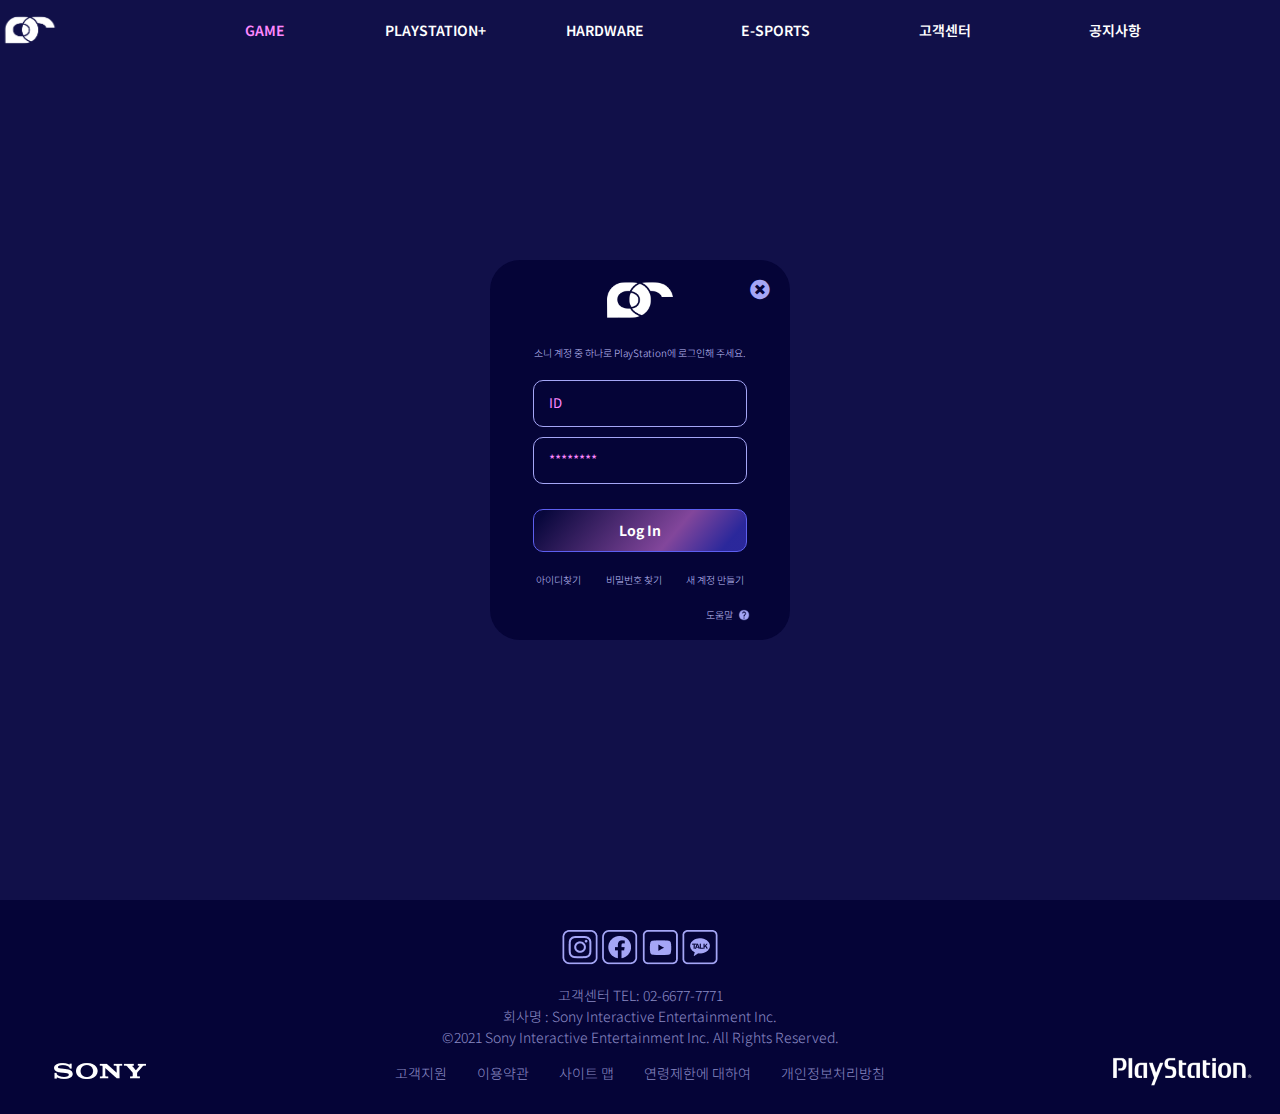
<file: html/login.html>
<!DOCTYPE html>
<html lang="en">

<head>
    <meta charset="UTF-8" />
    <meta http-equiv="X-UA-Compatible" content="IE=edge" />
    <meta name="viewport" content="width=device-width, initial-scale=1.0" />

<!--    <link rel="stylesheet" href="../css/reset.css" />-->
    <link rel="stylesheet" href="../css/common.css" />
    <link rel="stylesheet" href="../css/login.css" />
    <link rel="stylesheet" href="https://use.fontawesome.com/releases/v5.7.2/css/all.css" />

    <link rel="icon" type="image/x-icon" href="../image_logo/a_line.png" />

    <title>로그인</title>
</head>

<body>
    <!-- 헤더 -->
    <header class="header">
        <div class="inner">
            <h1 class="logo">
                <a href="../index.html">
                    <img src="../image_logo/sub_logo.png" alt="logo" />
                </a>
            </h1>
            <nav class="gnb_wrap">
                <ul class="global_nav_bar fs_14">
                    <li>
                        <a href="../html/sub01_game.html"><span>GAME</span></a>
                    </li>
                    <li><a href="../html/sub02_ps-plus.html">PLAYSTATION+</a></li>
                    <li><a href="#">HARDWARE</a></li>
                    <li><a href="../html/sub03_e-sports.html">E-SPORTS</a></li>
                    <li><a href="../html/sub04_customer.html">고객센터</a></li>
                    <li><a href="../html/sub05_notice-breaknews.html">공지사항</a></li>
                </ul>
                <ul class="local_nav_bar">
                    <li>
                        <ul class="sub-menu">
                            <li>플레이스테이션 스토어</li>
                            <li>PS5</li>
                            <li>PS4</li>
                            <li>PS VR</li>
                            <li>PS PLUS</li>
                            <li>프로모션</li>
                        </ul>
                    </li>
                    <li>
                        <ul class="sub-menu">
                            <li>정기구독</li>
                            <li>기프트카드</li>
                            <li>혜택</li>
                            <li>PS5 엔터테인먼트</li>
                            <li>PS4 엔터테인먼트</li>
                        </ul>
                    </li>
                    <li>
                        <ul class="sub-menu">
                            <li>PS5</li>
                            <li>PS4</li>
                            <li>PS4 프로</li>
                            <li>PS4 VR</li>
                            <li>무선 컨트롤러</li>
                            <li>무선 헤드셋</li>
                        </ul>
                    </li>
                    <li>
                        <ul class="sub-menu">
                            <li>토너먼트</li>
                            <li>playstation ARENA</li>
                        </ul>
                    </li>
                    <li>
                        <ul class="sub-menu">
                            <li>고객지원</li>
                            <li>자주있는 질문</li>
                            <li>제품 등록 / 보증</li>
                            <li>나의 PSN 상태</li>
                        </ul>
                    </li>
                    <li>
                        <ul class="sub-menu">
                            <li>새로운 소식</li>
                            <li>공지사항</li>
                            <li>보도자료</li>
                        </ul>
                    </li>
                </ul>
            </nav>
            <nav class="mobile_gnb_wrap">
                <ul class="mobile_global_nav_bar fs_14">
                    <li>
                        <div class="main-menu">
                            <a href="../html/sub01_game.html">GAME</a>
                            <i class="fa fa-sort-down"></i>
                        </div>
                        <div class="mobile_sub-menu active">
                            <p>플레이스테이션 스토어</p>
                            <p>PS5</p>
                            <p>PS4</p>
                            <p>PS VR</p>
                            <p>PS PLUS</p>
                            <p>프로모션</p>
                        </div>
                    </li>
                    <li>
                        <div class="main-menu">
                            <a href="../html/sub02_ps-plus.html">PLAYSTATION+</a>
                            <i class="fa fa-sort-down"></i>
                        </div>
                        <div class="mobile_sub-menu">
                            <p>정기구독</p>
                            <p>기프트카드</p>
                            <p>혜택</p>
                            <p>PS5 엔터테인먼트</p>
                            <p>PS4 엔터테인먼트</p>
                        </div>
                    </li>
                    <li>
                        <div class="main-menu">
                            <a href="#">HARDWARE</a>
                            <i class="fa fa-sort-down"></i>
                        </div>
                        <div class="mobile_sub-menu">
                            <p>PS5</p>
                            <p>PS4</p>
                            <p>PS4 프로</p>
                            <p>PS4 VR</p>
                            <p>무선 컨트롤러</p>
                            <p>무선 헤드셋</p>
                        </div>
                    </li>
                    <li>
                        <div class="main-menu">
                            <a href="../html/sub03_e-sports.html">E-SPORTS</a>
                            <i class="fa fa-sort-down"></i>
                        </div>
                        <div class="mobile_sub-menu">
                            <p>토너먼트</p>
                            <p>playstation ARENA</p>
                        </div>
                    </li>
                    <li>
                        <div class="main-menu">
                            <a href="../html/sub04_customer.html">고객센터</a>
                            <i class="fa fa-sort-down"></i>
                        </div>
                        <div class="mobile_sub-menu">
                            <p>고객지원</p>
                            <p>자주있는 질문</p>
                            <p>제품 등록 / 보증</p>
                            <p>나의 PSN 상태</p>
                        </div>
                    </li>
                    <li>
                        <div class="main-menu">
                            <a href="../html/sub05_notice-breaknews.html">공지사항</a>
                            <i class="fa fa-sort-down"></i>
                        </div>
                        <div class="mobile_sub-menu">
                            <p>새로운 소식</p>
                            <p>공지사항</p>
                            <p>보도자료</p>
                        </div>
                    </li>
                </ul>
            </nav>
            <ul class="menu_icon">
                <li>
                    <i class="fa fa-search"></i>
                </li>
                <li>
                    <a href="../html/login.html"><i class="fa fa-user-circle"></i></a>
                </li>
                <li>
                    <!-- <i class="fa fa-align-justify"></i> -->
                    <div class="align_justify">
                        <span></span>
                        <span></span>
                        <span></span>
                    </div>
                </li>
            </ul>
        </div>
    </header>

    <!-- 서치팝업 -->
    <div class="pop_search">
        <div class="close">
            <i class="fa fa-times-circle"></i>
        </div>
        <div class="search_input">
            <input type="search" placeholder="_search" />
            <i class="fa fa-search"></i>
        </div>
        <div class="underline"></div>
        <div class="saerch_tag">
            <div class="tag_button">
                <span>#데스루프</span>
            </div>
            <div class="tag_button">
                <span>#바이오하자드</span>
            </div>
        </div>
    </div>

    <main class="main">
        <!-- 로그인 창 -->
        <div class="login_wrap">
            <div class="inner">
                <div class="top">
                    <a href="../index.html">
                        <img src="../image_logo/sub_logo.png" alt="logo" />
                    </a>
                    <div id="close">
                        <i class="fa fa-times-circle"></i>
                    </div>
                </div>
                <p class="fs_10">소니 계정 중 하나로 PlayStation에 로그인해 주세요.</p>
                <div class="inputBox">
                    <input type="text" name="id" id="id" placeholder="ID" />
                    <input type="password" name="pw" id="pw" placeholder="********" />
                    <div class="button"><a href="#">Log In</a></div>
                </div>
                <div class="txtbox fs_10">
                    <ul>
                        <li>아이디찾기</li>
                        <li>비밀번호 찾기</li>
                        <li>새 계정 만들기</li>
                    </ul>
                </div>
                <div class="help">
                    <p class="fs_10">도움말</p>
                    <img src="../icon/icon_help.png" alt="help" />
                </div>
            </div>
        </div>
    </main>

    <!-- 풋터 -->
    <footer class="footer">
        <div class="sony_logo">
            <img src="../image_main/sony_logo.png" alt="sony_logo" />
        </div>
        <div class="txtbox">
            <div class="sns">
                <a href="#">
                    <img src="../icon/Instagram.png" alt="Instagram" />
                </a>
                <a href="#">
                    <img src="../icon/Facebook.png" alt="Facebook" />
                </a>
                <a href="#">
                    <img src="../icon/youtube.png" alt="youtube" />
                </a>
                <a href="#">
                    <img src="../icon/kakaotalk.png" alt="kakaotalk" />
                </a>
            </div>
            <div class="copy">
                <div class="adress">
                    <p>
                        고객센터 TEL: 02-6677-7771<br /> 회사명 : Sony Interactive Entertainment Inc.<br /> ©2021 Sony Interactive Entertainment Inc. All Rights Reserved.
                    </p>
                </div>
            </div>
            <div class="support">
                <ul>
                    <li><a href="#">고객지원</a></li>
                    <li><a href="#">이용약관</a></li>
                    <li><a href="#">사이트 맵</a></li>
                    <li><a href="#">연령제한에 대하여</a></li>
                    <li><a href="#">개인정보처리방침</a></li>
                </ul>
            </div>
        </div>
        <div class="playstation_logo">
            <img src="../image_main/playstation_logo.png" alt="playstation_logo" />
        </div>
    </footer>

    <script src="../js/jquery-1.12.4.js"></script>

    <script type="text/javascript">
        $("#close").click(function() {
            window.history.back();
        });

        // 헤더 / 서치팝업
        $(".header .fa-search").click(function() {
            $(".pop_search").fadeToggle();
        });
        $(".pop_search .fa-times-circle").click(function() {
            $(".pop_search").fadeOut();
        });
        $(".menu_icon .align_justify").click(function() {
            $(".header, header .global_nav_bar li a, .align_justify").toggleClass(
                "active"
            );
        });
        // 모바일메뉴
        $(".mobile_global_nav_bar li").click(function() {
            $(this).siblings().children(".main-menu").removeClass("active");
            $(this).children(".main-menu").toggleClass("active");

            $(".mobile_sub-menu").stop().slideUp();
            $(this).children(".mobile_sub-menu").stop().slideToggle();
        });
    </script>
</body>

</html>
</file>
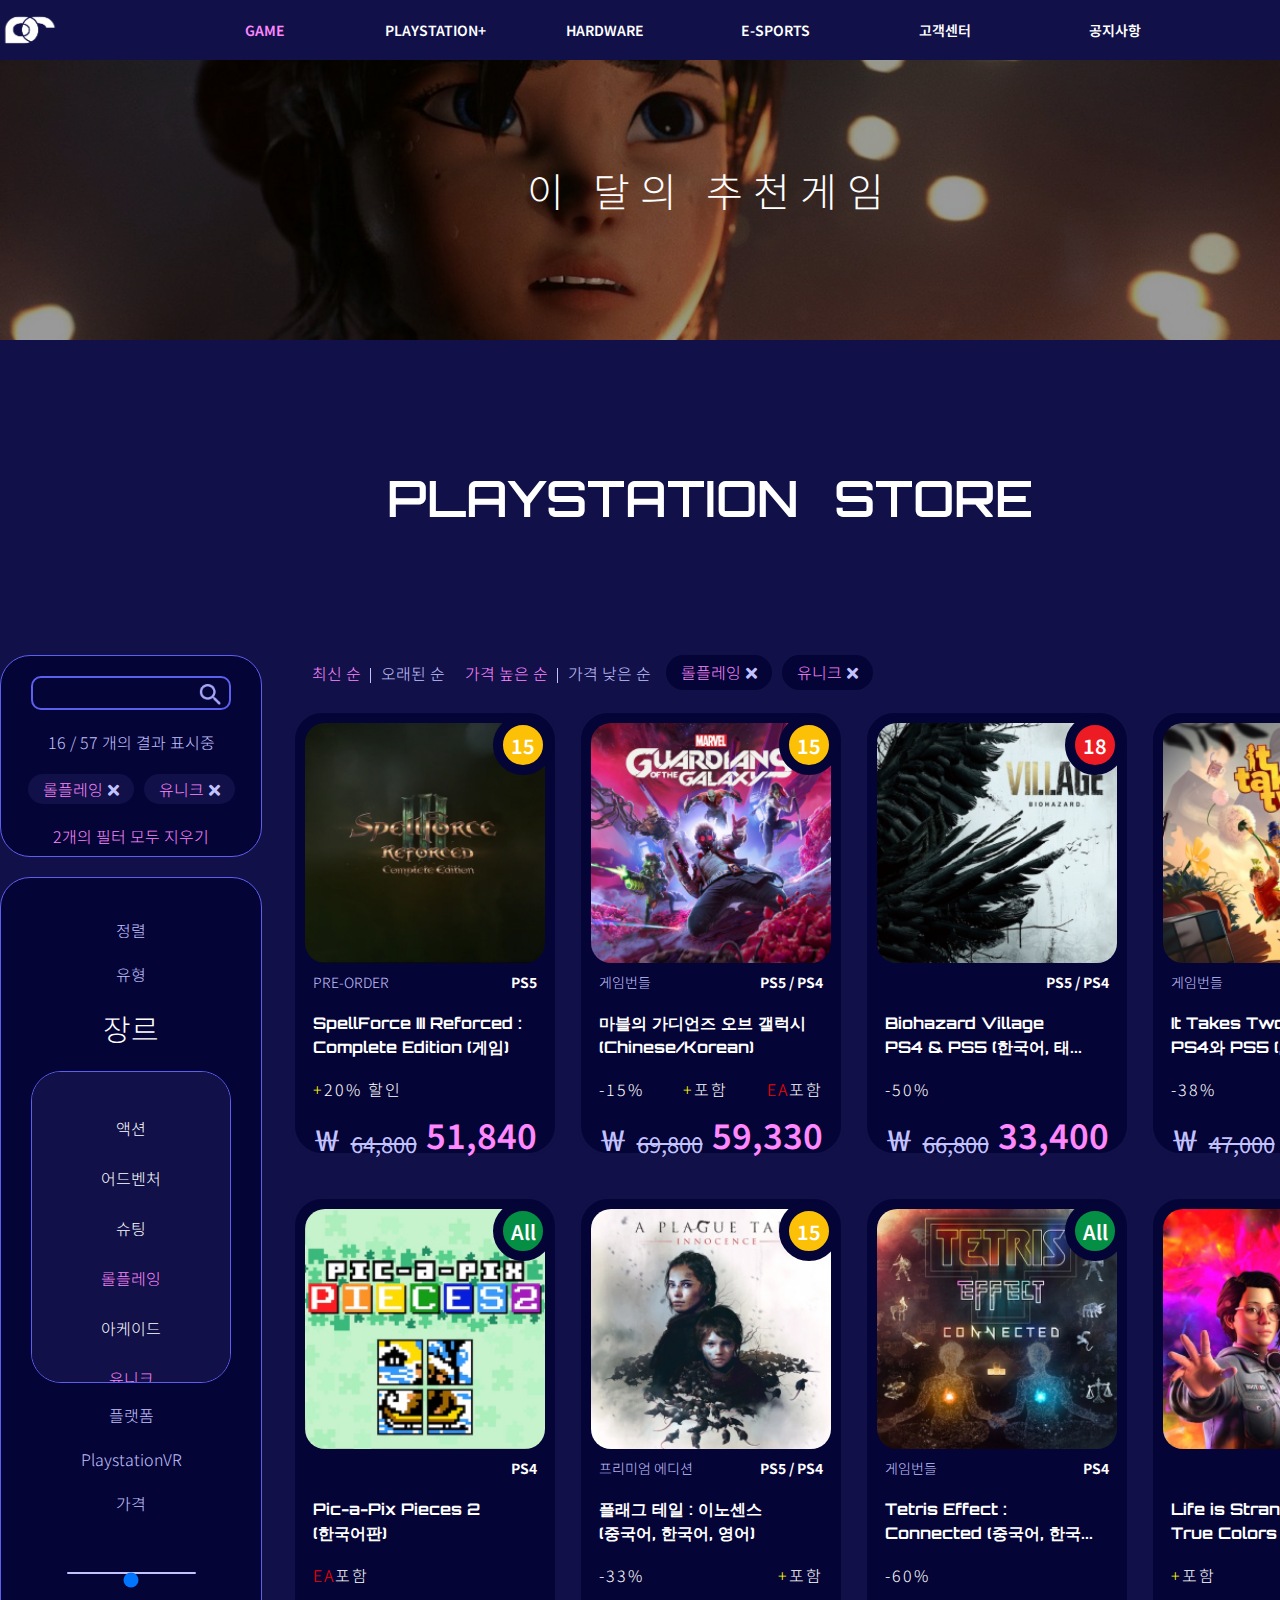
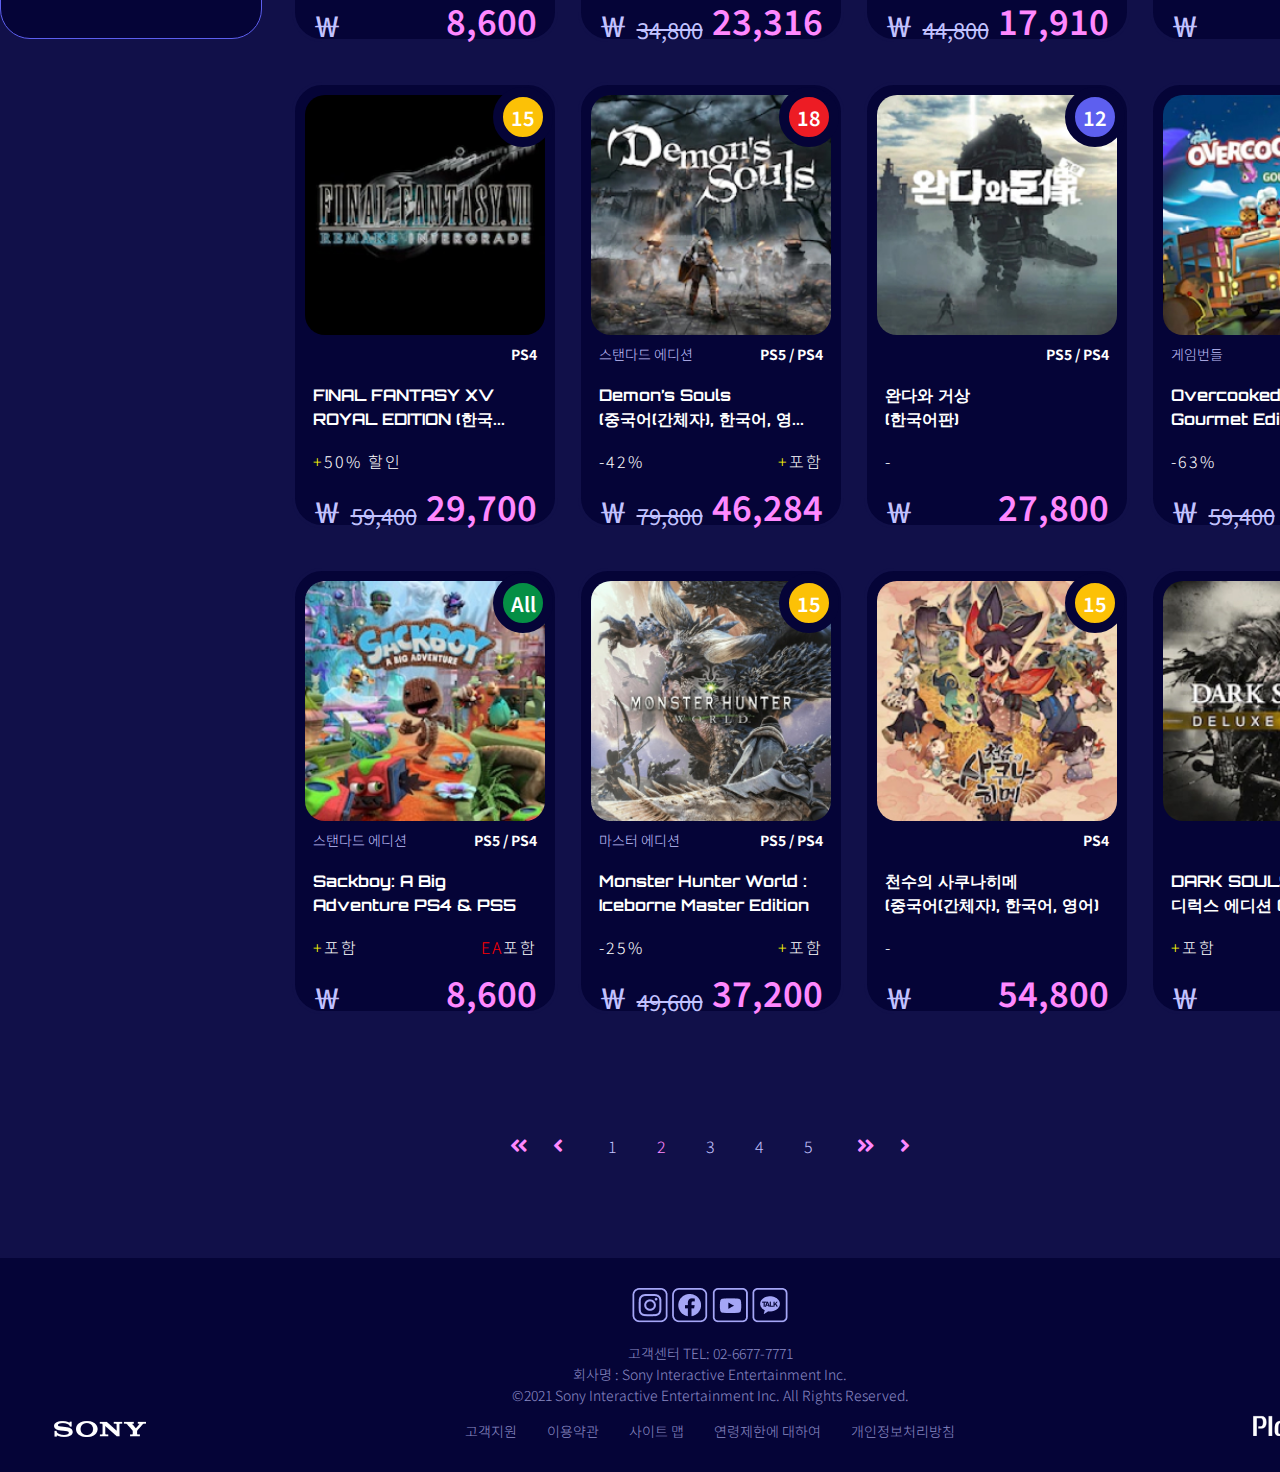
<file: html/sub01_game.html>
<!DOCTYPE html>
<html lang="en">

<head>
    <meta charset="UTF-8" />
    <meta http-equiv="X-UA-Compatible" content="IE=edge" />
    <meta name="viewport" content="width=device-width, initial-scale=1.0" />

    <link rel="stylesheet" href="../css/common.css" />
    <link rel="stylesheet" href="../css/sub01_game.css" />
    <link rel="stylesheet" href="https://use.fontawesome.com/releases/v5.7.2/css/all.css" />
    <link rel="icon" type="image/x-icon" href="../image_logo/main_logo.png" />

    <title>sub01_game</title>
</head>

<body>
    <!-- 헤더 -->
    <header class="header">
        <div class="inner">
            <h1 class="logo">
                <a href="../index.html">
                    <img src="../image_logo/sub_logo.png" alt="logo" />
                </a>
            </h1>
            <nav class="gnb_wrap">
                <ul class="global_nav_bar fs_14">
                    <li>
                        <a href="../html/sub01_game.html"><span>GAME</span></a>
                    </li>
                    <li><a href="../html/sub02_ps-plus.html">PLAYSTATION+</a></li>
                    <li><a href="#">HARDWARE</a></li>
                    <li><a href="../html/sub03_e-sports.html">E-SPORTS</a></li>
                    <li><a href="../html/sub04_customer.html">고객센터</a></li>
                    <li><a href="../html/sub05_notice-breaknews.html">공지사항</a></li>
                </ul>
                <ul class="local_nav_bar">
                    <li>
                        <ul class="sub-menu">
                            <li>플레이스테이션 스토어</li>
                            <li>PS5</li>
                            <li>PS4</li>
                            <li>PS VR</li>
                            <li>PS PLUS</li>
                            <li>프로모션</li>
                        </ul>
                    </li>
                    <li>
                        <ul class="sub-menu">
                            <li>정기구독</li>
                            <li>기프트카드</li>
                            <li>혜택</li>
                            <li>PS5 엔터테인먼트</li>
                            <li>PS4 엔터테인먼트</li>
                        </ul>
                    </li>
                    <li>
                        <ul class="sub-menu">
                            <li>PS5</li>
                            <li>PS4</li>
                            <li>PS4 프로</li>
                            <li>PS4 VR</li>
                            <li>무선 컨트롤러</li>
                            <li>무선 헤드셋</li>
                        </ul>
                    </li>
                    <li>
                        <ul class="sub-menu">
                            <li>토너먼트</li>
                            <li>playstation ARENA</li>
                        </ul>
                    </li>
                    <li>
                        <ul class="sub-menu">
                            <li>고객지원</li>
                            <li>자주있는 질문</li>
                            <li>제품 등록 / 보증</li>
                            <li>나의 PSN 상태</li>
                        </ul>
                    </li>
                    <li>
                        <ul class="sub-menu">
                            <li>새로운 소식</li>
                            <li>공지사항</li>
                            <li>보도자료</li>
                        </ul>
                    </li>
                </ul>
            </nav>
            <nav class="mobile_gnb_wrap">
                <ul class="mobile_global_nav_bar fs_14">
                    <li>
                        <div class="main-menu">
                            <a href="../html/sub01_game.html">GAME</a>
                            <i class="fa fa-sort-down"></i>
                        </div>
                        <div class="mobile_sub-menu active">
                            <p>플레이스테이션 스토어</p>
                            <p>PS5</p>
                            <p>PS4</p>
                            <p>PS VR</p>
                            <p>PS PLUS</p>
                            <p>프로모션</p>
                        </div>
                    </li>
                    <li>
                        <div class="main-menu">
                            <a href="../html/sub02_ps-plus.html">PLAYSTATION+</a>
                            <i class="fa fa-sort-down"></i>
                        </div>
                        <div class="mobile_sub-menu">
                            <p>정기구독</p>
                            <p>기프트카드</p>
                            <p>혜택</p>
                            <p>PS5 엔터테인먼트</p>
                            <p>PS4 엔터테인먼트</p>
                        </div>
                    </li>
                    <li>
                        <div class="main-menu">
                            <a href="#">HARDWARE</a>
                            <i class="fa fa-sort-down"></i>
                        </div>
                        <div class="mobile_sub-menu">
                            <p>PS5</p>
                            <p>PS4</p>
                            <p>PS4 프로</p>
                            <p>PS4 VR</p>
                            <p>무선 컨트롤러</p>
                            <p>무선 헤드셋</p>
                        </div>
                    </li>
                    <li>
                        <div class="main-menu">
                            <a href="../html/sub03_e-sports.html">E-SPORTS</a>
                            <i class="fa fa-sort-down"></i>
                        </div>
                        <div class="mobile_sub-menu">
                            <p>토너먼트</p>
                            <p>playstation ARENA</p>
                        </div>
                    </li>
                    <li>
                        <div class="main-menu">
                            <a href="../html/sub04_customer.html">고객센터</a>
                            <i class="fa fa-sort-down"></i>
                        </div>
                        <div class="mobile_sub-menu">
                            <p>고객지원</p>
                            <p>자주있는 질문</p>
                            <p>제품 등록 / 보증</p>
                            <p>나의 PSN 상태</p>
                        </div>
                    </li>
                    <li>
                        <div class="main-menu">
                            <a href="../html/sub05_notice-breaknews.html">공지사항</a>
                            <i class="fa fa-sort-down"></i>
                        </div>
                        <div class="mobile_sub-menu">
                            <p>새로운 소식</p>
                            <p>공지사항</p>
                            <p>보도자료</p>
                        </div>
                    </li>
                </ul>
            </nav>
            <ul class="menu_icon">
                <li>
                    <i class="fa fa-search"></i>
                </li>
                <li>
                    <a href="../html/login.html"><i class="fa fa-user-circle"></i></a>
                </li>
                <li>
                    <!-- <i class="fa fa-align-justify"></i> -->
                    <div class="align_justify">
                        <span></span>
                        <span></span>
                        <span></span>
                    </div>
                </li>
            </ul>
        </div>
    </header>

    <!-- 서치팝업 -->
    <div class="pop_search">
        <div class="close">
            <i class="fa fa-times-circle"></i>
        </div>
        <div class="search_input">
            <input type="search" placeholder="_search" />
            <i class="fa fa-search"></i>
        </div>
        <div class="underline"></div>
        <div class="saerch_tag">
            <div class="tag_button">
                <span>#데스루프</span>
            </div>
            <div class="tag_button">
                <span>#바이오하자드</span>
            </div>
        </div>
    </div>

    <div class="container">
        <main class="main">
            <div class="sub01_game">
                <!-- 배너 -->
                <div class="banner01">
                    <h1>이 달의 추천게임</h1>
                </div>
                <!-- 스토어 전체 -->
                <div class="fs_50">
                    <h1>PLAYSTATION STORE</h1>
                </div>
                <div class="store_wrap">
                    <!-- 서치 / 카테고리 바 -->
                    <div class="option_bar">
                        <!-- 서치 바 -->
                        <div class="sub_game_search">
                            <div class="searchbox">
                                <input type="search" />
                                <img src="../icon/icon_search.png" alt="search" />
                            </div>
                            <div class="text_box">
                                <p>16 / 57 개의 결과 표시중</p>
                                <div class="search_tag">
                                    <div class="tag_button">
                                        <span>롤플레잉</span>
                                        <span><i class="fa fa-times"></i></span>
                                    </div>
                                    <div class="tag_button">
                                        <span>유니크</span>
                                        <span><i class="fa fa-times"></i></span>
                                    </div>
                                </div>
                                <strong>2개의 필터 모두 지우기</strong>
                            </div>
                        </div>
                        <!-- 카테고리 바 -->
                        <div class="category_bar">
                            <ul>
                                <li><a href="#">정렬</a></li>
                                <li><a href="#">유형</a></li>
                                <li>
                                    <a href="#">장르</a>
                                    <div class="genre">
                                        <ul>
                                            <li><a href="#">액션</a></li>
                                            <li><a href="#">어드벤처</a></li>
                                            <li><a href="#">슈팅</a></li>
                                            <li>
                                                <a href="#"><span>롤플레잉</span></a>
                                            </li>
                                            <li><a href="#">아케이드</a></li>
                                            <li>
                                                <a href="#"><span>유니크</span></a>
                                            </li>
                                            <li><a href="#">스포츠</a></li>
                                            <li><a href="#">드라이빙/레이싱</a></li>
                                            <li><a href="#">시뮬레이션</a></li>
                                            <li><a href="#">퍼즐</a></li>
                                            <li><a href="#">캐주얼</a></li>
                                            <li><a href="#">격투</a></li>
                                            <li><a href="#">공포</a></li>
                                            <li><a href="#">전략</a></li>
                                            <li><a href="#">음악/리듬</a></li>
                                            <li><a href="#">파티</a></li>
                                            <li><a href="#">두뇌개발</a></li>
                                        </ul>
                                    </div>
                                </li>
                                <li><a href="#">플랫폼</a></li>
                                <li><a href="#">PlaystationVR</a></li>
                                <li><a href="#">가격</a></li>
                            </ul>
                            <input class="range" type="range" min="0" max="100,000" value="10,000" />
                        </div>
                    </div>
                    <!-- 정렬기준 / 게임박스 -->
                    <div class="game_list">
                        <!-- 정렬기준 -->
                        <div class="filter">
                            필터
                            <i class="fa fa-filter"></i>
                        </div>
                        <div class="align">
                            <div class="criterion">
                                <ul>
                                    <li>
                                        <span>최신 순</span>
                                    </li>
                                    <li>오래된 순</li>
                                    <li>
                                        <span>가격 높은 순</span>
                                    </li>
                                    <li>가격 낮은 순</li>
                                </ul>
                            </div>
                            <div class="search_tag">
                                <div class="tag_button">
                                    <span>롤플레잉</span>
                                    <span><i class="fa fa-times"></i></span>
                                </div>
                                <div class="tag_button">
                                    <span>유니크</span>
                                    <span><i class="fa fa-times"></i></span>
                                </div>
                            </div>
                        </div>

                        <!-- 게임박스 -->
                        <div class="game_box_wrap">
                            <div class="game_box y_15">
                                <div class="year">
                                    <p>15</p>
                                </div>
                                <a href="#">
                                    <img src="../image_sub01/game_box_01.jpg" alt="01" />
                                </a>
                                <div class="checkable">
                                    <div class="character">PRE-ORDER</div>
                                    <div class="consol">PS5</div>
                                </div>
                                <div class="game_name">
                                    <h4>
                                        SpellForce III Reforced : <br /> Complete Edition (게임)
                                    </h4>
                                </div>
                                <div class="discount">
                                    <!-- <h5 class="ordinary" >
                  -15%
                </h5> -->
                                    <h5 class="plus"><span>+</span>20% 할인</h5>
                                    <!-- <h5 class="ea" >
                  <span>EA</span>포함
                </h5> -->
                                </div>
                                <div class="price">
                                    <h2>￦</h2>
                                    <h3><del>64,800</del></h3>
                                    <h1>51,840</h1>
                                </div>
                            </div>
                            <div class="game_box y_15">
                                <div class="year">
                                    <p>15</p>
                                </div>
                                <a href="#">
                                    <img src="../image_sub01/game_box_02.jpg" alt="02" />
                                </a>
                                <div class="checkable">
                                    <div class="character">게임번들</div>
                                    <div class="consol">PS5 / PS4</div>
                                </div>
                                <div class="game_name">
                                    <h4>
                                        마블의 가디언즈 오브 갤럭시<br /> (Chinese/Korean)
                                    </h4>
                                </div>
                                <div class="discount">
                                    <h5 class="ordinary">-15%</h5>
                                    <h5 class="plus"><span>+</span>포함</h5>
                                    <h5 class="ea"><span>EA</span>포함</h5>
                                </div>
                                <div class="price">
                                    <h2>￦</h2>
                                    <h3><del>69,800</del></h3>
                                    <h1>59,330</h1>
                                </div>
                            </div>
                            <div class="game_box y_18">
                                <div class="year">
                                    <p>18</p>
                                </div>
                                <a href="#">
                                    <img src="../image_sub01/game_box_03.jpg" alt="03" />
                                </a>
                                <div class="checkable">
                                    <div class="character"></div>
                                    <div class="consol">PS5 / PS4</div>
                                </div>
                                <div class="game_name">
                                    <h4>
                                        Biohazard Village <br /> PS4 & PS5 (한국어, 태...
                                    </h4>
                                </div>
                                <div class="discount">
                                    <h5 class="ordinary">-50%</h5>
                                    <!-- <h5 class="plus" >
                  <span>+</span>포함
                </h5>
                <h5 class="ea" >
                  <span>EA</span>포함
                </h5> -->
                                </div>
                                <div class="price">
                                    <h2>￦</h2>
                                    <h3><del>66,800</del></h3>
                                    <h1>33,400</h1>
                                </div>
                            </div>
                            <div class="game_box y_12">
                                <div class="year">
                                    <p>12</p>
                                </div>
                                <a href="#">
                                    <img src="../image_sub01/game_box_04.jpg" alt="04" />
                                </a>
                                <div class="checkable">
                                    <div class="character">게임번들</div>
                                    <div class="consol">PS5 / PS4</div>
                                </div>
                                <div class="game_name">
                                    <h4>
                                        It Takes Two <br /> PS4와 PS5 (, 한국어, 영...
                                    </h4>
                                </div>
                                <div class="discount">
                                    <h5 class="ordinary">-38%</h5>
                                    <!-- <h5 class="plus" >
                  <span>+</span>포함
                </h5> -->
                                    <h5 class="ea"><span>EA</span>포함</h5>
                                </div>
                                <div class="price">
                                    <h2>￦</h2>
                                    <h3><del>47,000</del></h3>
                                    <h1>29,140</h1>
                                </div>
                            </div>
                            <div class="game_box y_00">
                                <div class="year">
                                    <p>All</p>
                                </div>
                                <a href="#">
                                    <img src="../image_sub01/game_box_05.jpg" alt="05" />
                                </a>
                                <div class="checkable">
                                    <div class="character"></div>
                                    <div class="consol">PS4</div>
                                </div>
                                <div class="game_name">
                                    <h4>
                                        Pic-a-Pix Pieces 2 <br /> (한국어판)
                                    </h4>
                                </div>
                                <div class="discount">
                                    <!-- <h5 class="ordinary" >
                  -15%
                </h5>
                <h5 class="plus" >
                  <span>+</span>포함
                </h5> -->
                                    <h5 class="ea"><span>EA</span>포함</h5>
                                </div>
                                <div class="price">
                                    <h2>￦</h2>
                                    <h3><del></del></h3>
                                    <h1>8,600</h1>
                                </div>
                            </div>
                            <div class="game_box y_15">
                                <div class="year">
                                    <p>15</p>
                                </div>
                                <a href="#">
                                    <img src="../image_sub01/game_box_06.jpg" alt="06" />
                                </a>
                                <div class="checkable">
                                    <div class="character">프리미엄 에디션</div>
                                    <div class="consol">PS5 / PS4</div>
                                </div>
                                <div class="game_name">
                                    <h4>
                                        플래그 테일 : 이노센스 <br /> (중국어, 한국어, 영어)
                                    </h4>
                                </div>
                                <div class="discount">
                                    <h5 class="ordinary">-33%</h5>
                                    <h5 class="plus"><span>+</span>포함</h5>
                                    <!-- <h5 class="ea" >
                  <span>EA</span>포함
                </h5> -->
                                </div>
                                <div class="price">
                                    <h2>￦</h2>
                                    <h3><del>34,800</del></h3>
                                    <h1>23,316</h1>
                                </div>
                            </div>
                            <div class="game_box y_00">
                                <div class="year">
                                    <p>All</p>
                                </div>
                                <a href="#">
                                    <img src="../image_sub01/game_box_07.jpg" alt="07" />
                                </a>
                                <div class="checkable">
                                    <div class="character">게임번들</div>
                                    <div class="consol">PS4</div>
                                </div>
                                <div class="game_name">
                                    <h4>
                                        Tetris Effect : <br /> Connected (중국어, 한국...
                                    </h4>
                                </div>
                                <div class="discount">
                                    <h5 class="ordinary">-60%</h5>
                                    <!-- <h5 class="plus" >
                  <span>+</span>포함
                </h5>
                <h5 class="ea" >
                  <span>EA</span>포함
                </h5> -->
                                </div>
                                <div class="price">
                                    <h2>￦</h2>
                                    <h3><del>44,800</del></h3>
                                    <h1>17,910</h1>
                                </div>
                            </div>
                            <div class="game_box y_18">
                                <div class="year">
                                    <p>18</p>
                                </div>
                                <a href="#">
                                    <img src="../image_sub01/game_box_08.jpg" alt="08" />
                                </a>
                                <div class="checkable">
                                    <div class="character"></div>
                                    <div class="consol">PS5 / PS4</div>
                                </div>
                                <div class="game_name">
                                    <h4>
                                        Life is Strange : <br /> True Colors PS4 & PS5
                                    </h4>
                                </div>
                                <div class="discount">
                                    <!-- <h5 class="ordinary" >
                  -15%
                </h5> -->
                                    <h5 class="plus"><span>+</span>포함</h5>
                                    <!-- <h5 class="ea" >
                  <span>EA</span>포함
                </h5> -->
                                </div>
                                <div class="price">
                                    <h2>￦</h2>
                                    <h3><del></del></h3>
                                    <h1>69,800</h1>
                                </div>
                            </div>
                            <div class="game_box y_15">
                                <div class="year">
                                    <p>15</p>
                                </div>
                                <a href="#">
                                    <img src="../image_sub01/game_box_09.jpg" alt="09" />
                                </a>
                                <div class="checkable">
                                    <div class="character"></div>
                                    <div class="consol">PS4</div>
                                </div>
                                <div class="game_name">
                                    <h4>
                                        FINAL FANTASY XV <br /> ROYAL EDITION (한국...
                                    </h4>
                                </div>
                                <div class="discount">
                                    <!-- <h5 class="ordinary" >
                  -15%
                </h5> -->
                                    <h5 class="plus"><span>+</span>50% 할인</h5>
                                    <!-- <h5 class="ea" >
                  <span>EA</span>포함
                </h5> -->
                                </div>
                                <div class="price">
                                    <h2>￦</h2>
                                    <h3><del>59,400</del></h3>
                                    <h1>29,700</h1>
                                </div>
                            </div>
                            <div class="game_box y_18">
                                <div class="year">
                                    <p>18</p>
                                </div>
                                <a href="#">
                                    <img src="../image_sub01/game_box_10.jpg" alt="10" />
                                </a>
                                <div class="checkable">
                                    <div class="character">스탠다드 에디션</div>
                                    <div class="consol">PS5 / PS4</div>
                                </div>
                                <div class="game_name">
                                    <h4>
                                        Demon’s Souls <br /> (중국어(간체자), 한국어, 영...
                                    </h4>
                                </div>
                                <div class="discount">
                                    <h5 class="ordinary">-42%</h5>
                                    <h5 class="plus"><span>+</span>포함</h5>
                                    <!-- <h5 class="ea"><span>EA</span>포함</h5> -->
                                </div>
                                <div class="price">
                                    <h2>￦</h2>
                                    <h3><del>79,800</del></h3>
                                    <h1>46,284</h1>
                                </div>
                            </div>
                            <div class="game_box y_12">
                                <div class="year">
                                    <p>12</p>
                                </div>
                                <a href="#">
                                    <img src="../image_sub01/game_box_11.jpg" alt="11" />
                                </a>
                                <div class="checkable">
                                    <div class="character"></div>
                                    <div class="consol">PS5 / PS4</div>
                                </div>
                                <div class="game_name">
                                    <h4>
                                        완다와 거상<br /> (한국어판)
                                    </h4>
                                </div>
                                <div class="discount">
                                    <h5 class="ordinary">-</h5>
                                    <h5 class="plus"><span></span></h5>
                                    <h5 class="ea"><span></span></h5>
                                </div>
                                <div class="price">
                                    <h2>￦</h2>
                                    <h3><del></del></h3>
                                    <h1>27,800</h1>
                                </div>
                            </div>
                            <div class="game_box y_00">
                                <div class="year">
                                    <p>All</p>
                                </div>
                                <a href="#">
                                    <img src="../image_sub01/game_box_12.jpg" alt="12" />
                                </a>
                                <div class="checkable">
                                    <div class="character">게임번들</div>
                                    <div class="consol">PS5 / PS4</div>
                                </div>
                                <div class="game_name">
                                    <h4>
                                        Overcooked! 2 - <br /> Gourmet Edition (한국어,...
                                    </h4>
                                </div>
                                <div class="discount">
                                    <h5 class="ordinary">-63%</h5>
                                    <!-- <h5 class="plus"><span>+</span>포함</h5> -->
                                    <h5 class="ea"><span>EA</span>포함</h5>
                                </div>
                                <div class="price">
                                    <h2>￦</h2>
                                    <h3><del>59,400</del></h3>
                                    <h1>21,978</h1>
                                </div>
                            </div>
                            <div class="game_box y_00">
                                <div class="year">
                                    <p>All</p>
                                </div>
                                <a href="#">
                                    <img src="../image_sub01/game_box_13.jpg" alt="13" />
                                </a>
                                <div class="checkable">
                                    <div class="character">스탠다드 에디션</div>
                                    <div class="consol">PS5 / PS4</div>
                                </div>
                                <div class="game_name">
                                    <h4>
                                        Sackboy: A Big <br /> Adventure PS4 & PS5
                                    </h4>
                                </div>
                                <div class="discount">
                                    <!-- <h5 class="ordinary">-15%</h5> -->
                                    <h5 class="plus"><span>+</span>포함</h5>
                                    <h5 class="ea"><span>EA</span>포함</h5>
                                </div>
                                <div class="price">
                                    <h2>￦</h2>
                                    <h3><del></del></h3>
                                    <h1>8,600</h1>
                                </div>
                            </div>
                            <div class="game_box y_15">
                                <div class="year">
                                    <p>15</p>
                                </div>
                                <a href="#">
                                    <img src="../image_sub01/game_box_14.jpg" alt="14" />
                                </a>
                                <div class="checkable">
                                    <div class="character">마스터 에디션</div>
                                    <div class="consol">PS5 / PS4</div>
                                </div>
                                <div class="game_name">
                                    <h4>
                                        Monster Hunter World : <br /> Iceborne Master Edition
                                    </h4>
                                </div>
                                <div class="discount">
                                    <h5 class="ordinary">-25%</h5>
                                    <h5 class="plus"><span>+</span>포함</h5>
                                    <!-- <h5 class="ea"><span>EA</span>포함</h5> -->
                                </div>
                                <div class="price">
                                    <h2>￦</h2>
                                    <h3><del>49,600</del></h3>
                                    <h1>37,200</h1>
                                </div>
                            </div>
                            <div class="game_box y_15 box_15">
                                <div class="year">
                                    <p>15</p>
                                </div>
                                <a href="#">
                                    <img src="../image_sub01/game_box_15.jpg" alt="15" />
                                </a>
                                <div class="checkable">
                                    <div class="character"></div>
                                    <div class="consol">PS4</div>
                                </div>
                                <div class="game_name">
                                    <h4>
                                        천수의 사쿠나히메 <br /> (중국어(간체자), 한국어, 영어)
                                    </h4>
                                </div>
                                <div class="discount">
                                    <h5 class="ordinary">-</h5>
                                    <h5 class="plus"><span></span></h5>
                                    <h5 class="ea"><span></span></h5>
                                </div>
                                <div class="price">
                                    <h2>￦</h2>
                                    <h3><del></del></h3>
                                    <h1>54,800</h1>
                                </div>
                            </div>
                            <div class="game_box y_18 box_16">
                                <div class="year">
                                    <p>18</p>
                                </div>
                                <a href="#">
                                    <img src="../image_sub01/game_box_16.jpg" alt="16" />
                                </a>
                                <div class="checkable">
                                    <div class="character"></div>
                                    <div class="consol">PS5 / PS4</div>
                                </div>
                                <div class="game_name">
                                    <h4>
                                        DARK SOULS™ III - <br /> 디럭스 에디션 (한국어판)
                                    </h4>
                                </div>
                                <div class="discount">
                                    <!-- <h5 class="ordinary">-15%</h5> -->
                                    <h5 class="plus"><span>+</span>포함</h5>
                                    <!-- <h5 class="ea"><span>EA</span>포함</h5> -->
                                </div>
                                <div class="price">
                                    <h2>￦</h2>
                                    <h3><del></del></h3>
                                    <h1>89,600</h1>
                                </div>
                            </div>
                        </div>
                    </div>
                </div>

                <!-- 페이지넘버 -->
                <div class="page_number">
                    <i class="fa fa-angle-double-left" aria-hidden="true"></i>
                    <i class="fa fa-angle-left" aria-hidden="true"></i>
                    <ul>
                        <li><a href="#">1</a></li>
                        <li>
                            <a href="#"><span>2</span></a>
                        </li>
                        <li><a href="#">3</a></li>
                        <li><a href="#">4</a></li>
                        <li><a href="#">5</a></li>
                    </ul>
                    <i class="fa fa-angle-double-right" aria-hidden="true"></i>
                    <i class="fa fa-angle-right" aria-hidden="true"></i>
                </div>

        </main>

        <!-- 풋터 -->
        <footer class="footer">
            <div class="sony_logo">
                <img src="../image_main/sony_logo.png" alt="sony_logo" />
            </div>
            <div class="text_box">
                <div class="sns">
                    <a href="#">
                        <img src="../icon/Instagram.png" alt="Instagram" />
                    </a>
                    <a href="#">
                        <img src="../icon/Facebook.png" alt="Facebook" />
                    </a>
                    <a href="#">
                        <img src="../icon/youtube.png" alt="youtube" />
                    </a>
                    <a href="#">
                        <img src="../icon/kakaotalk.png" alt="kakaotalk" />
                    </a>
                </div>
                <div class="copy">
                    <div class="adress">
                        <p>
                            고객센터 TEL: 02-6677-7771<br /> 회사명 : Sony Interactive Entertainment Inc.<br /> ©2021 Sony Interactive Entertainment Inc. All Rights Reserved.
                        </p>
                    </div>
                </div>
                <div class="support">
                    <ul>
                        <li><a href="#">고객지원</a></li>
                        <li><a href="#">이용약관</a></li>
                        <li><a href="#">사이트 맵</a></li>
                        <li><a href="#">연령제한에 대하여</a></li>
                        <li><a href="#">개인정보처리방침</a></li>
                    </ul>
                </div>
            </div>
            <div class="playstation_logo">
                <img src="../image_main/playstation_logo.png" alt="playstation_logo" />
            </div>
        </footer>
        </div>

        <script src="../js/jquery-1.12.4.js"></script>
        <script>
            // 헤더 / 서치팝업
            $(".header .fa-search").click(function() {
                $(".pop_search").fadeToggle();
            });
            $(".pop_search .fa-times-circle").click(function() {
                $(".pop_search").fadeOut();
            });
            $(".menu_icon .align_justify").click(function() {
                $(".header, header .global_nav_bar li a, .align_justify").toggleClass(
                    "active"
                );
            });
            // 모바일메뉴
            $(".mobile_global_nav_bar li").click(function() {
                $(this).siblings().children(".main-menu").removeClass("active");
                $(this).children(".main-menu").toggleClass("active");

                $(".mobile_sub-menu").stop().slideUp();
                $(this).children(".mobile_sub-menu").stop().slideToggle();
            });
        </script>
</body>

</html>
</file>
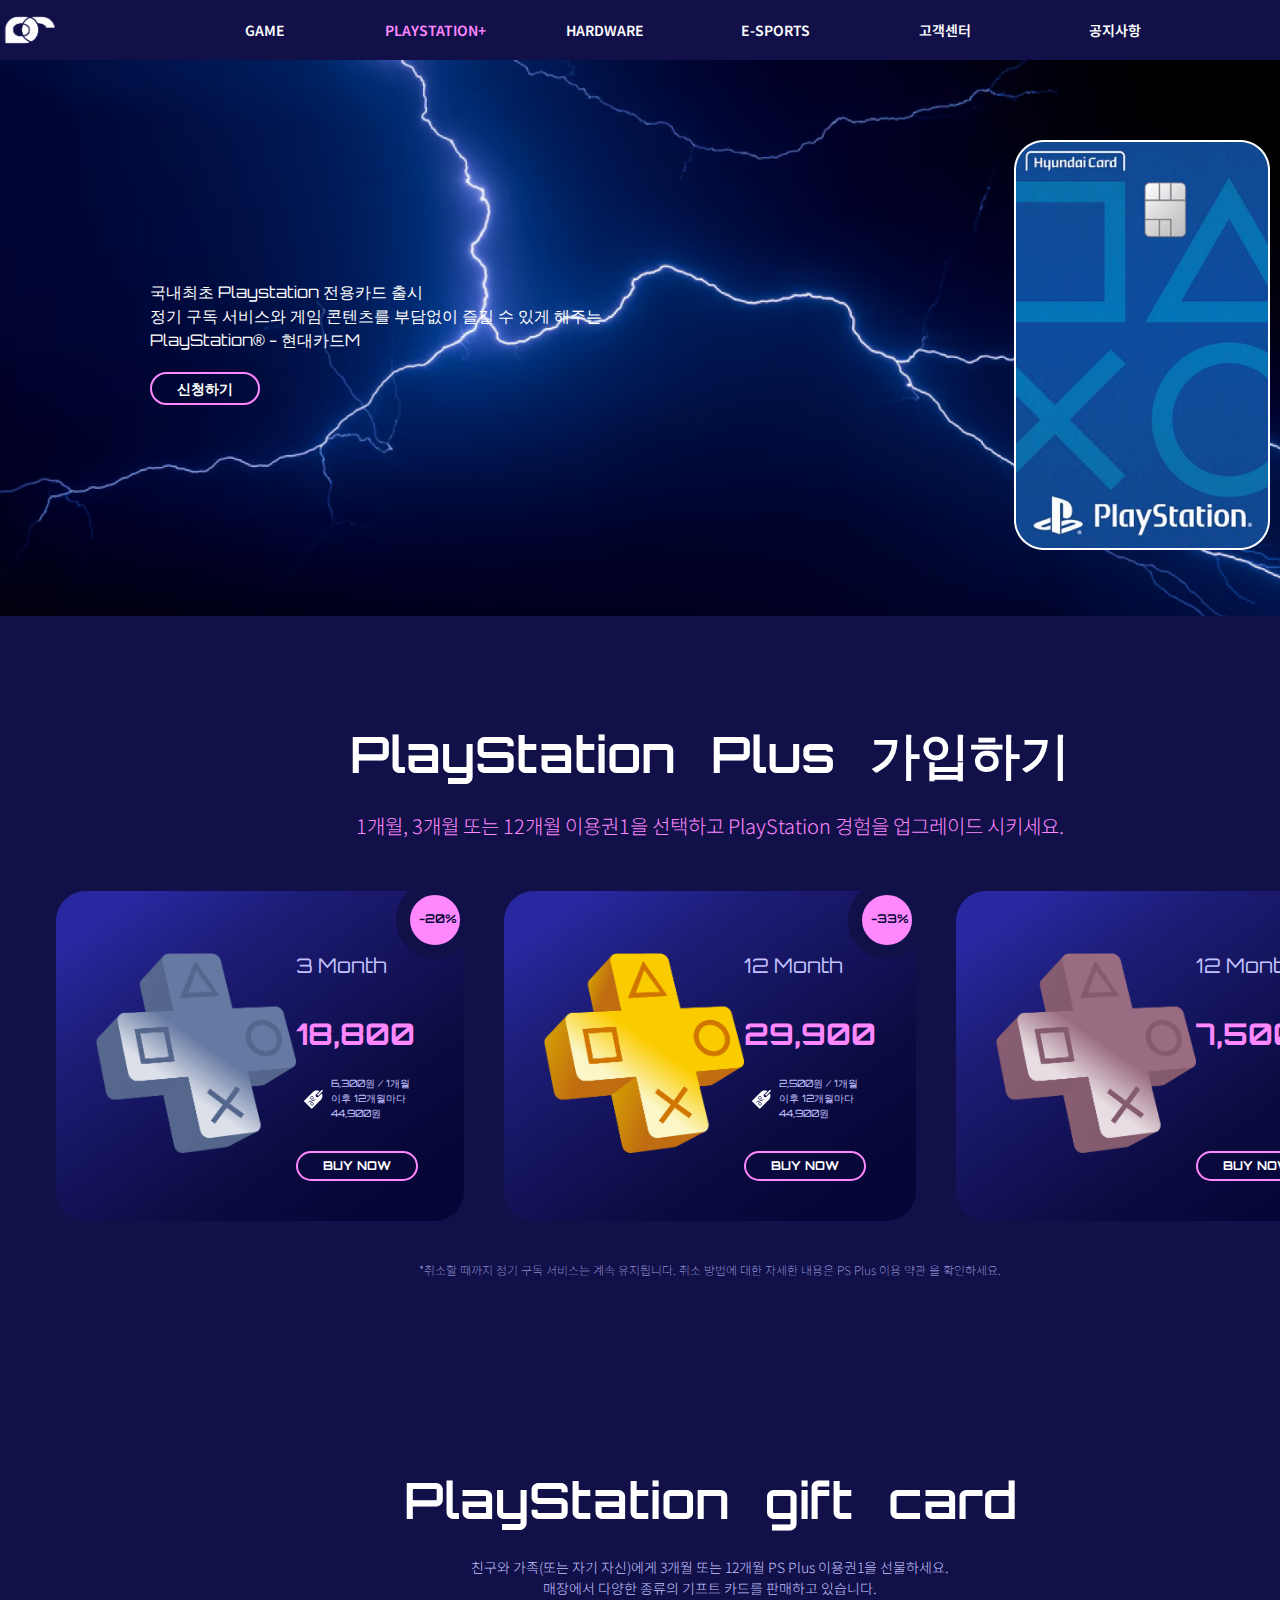
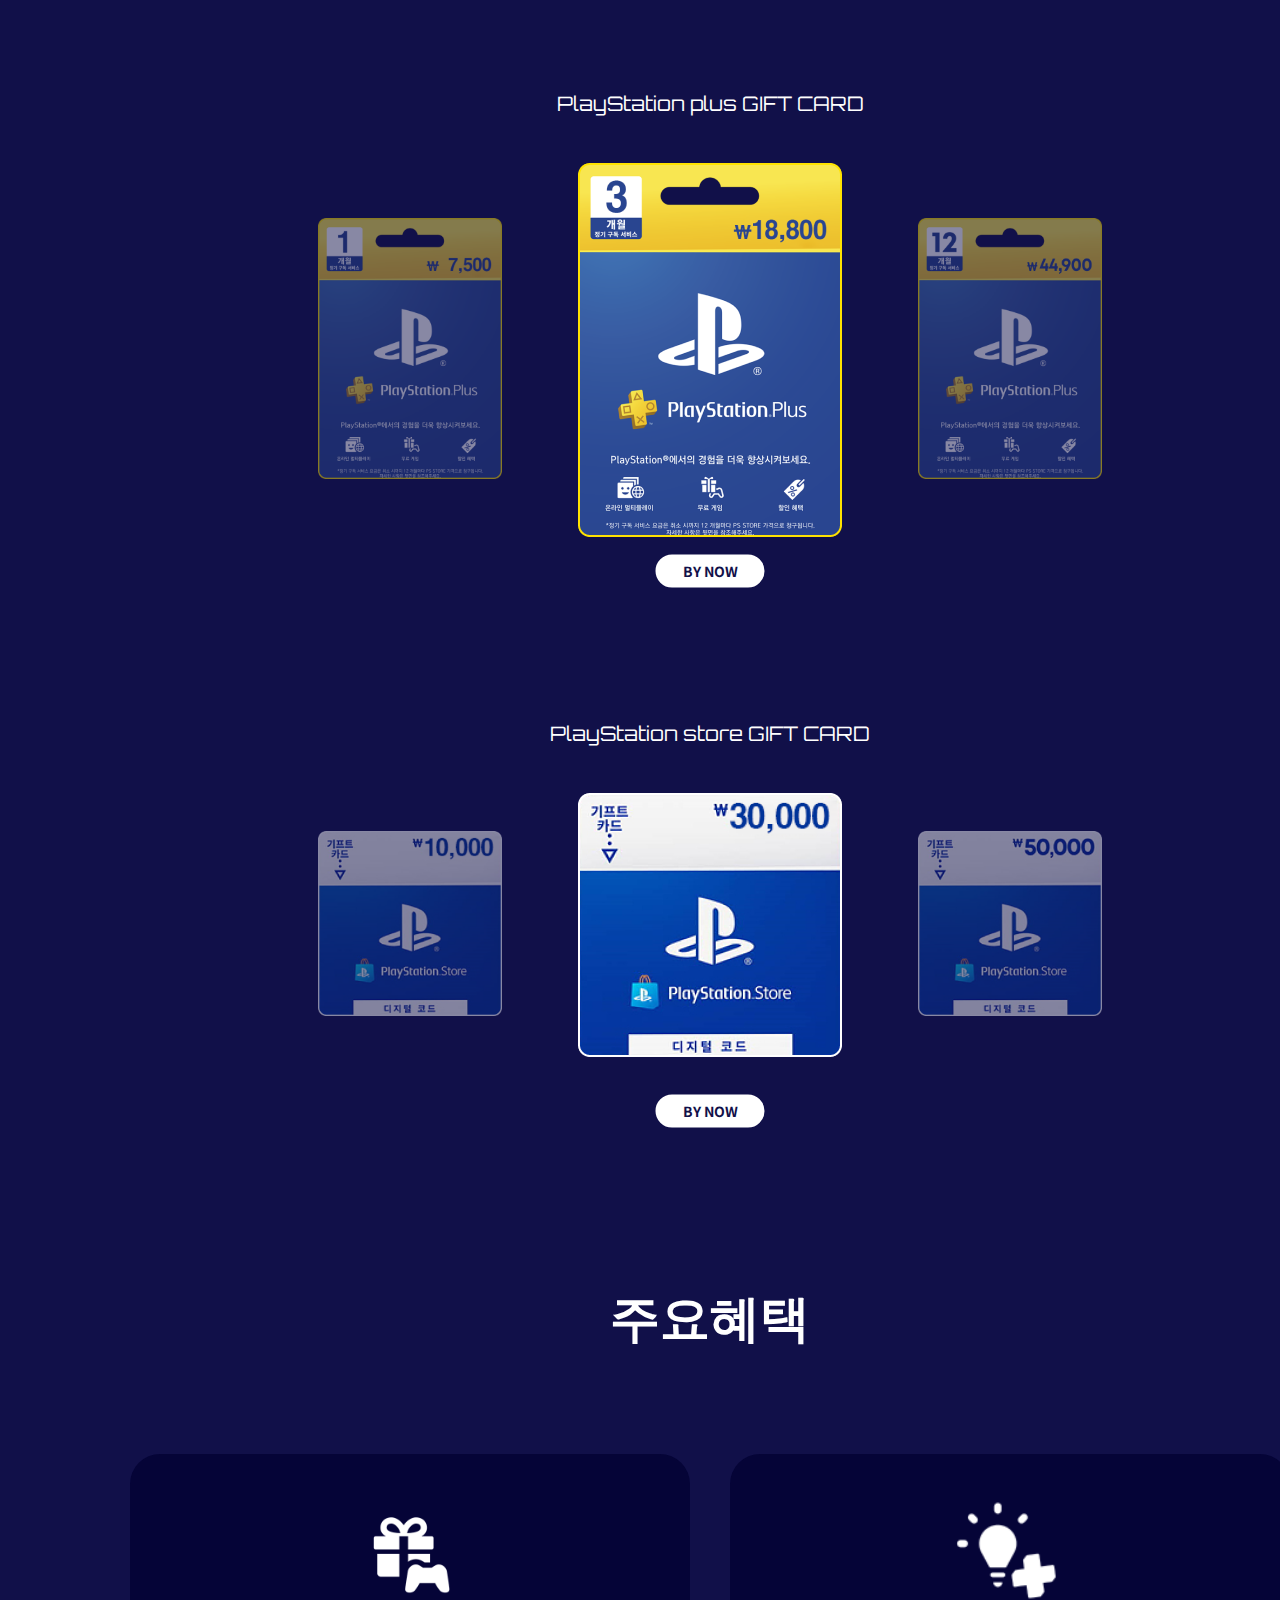
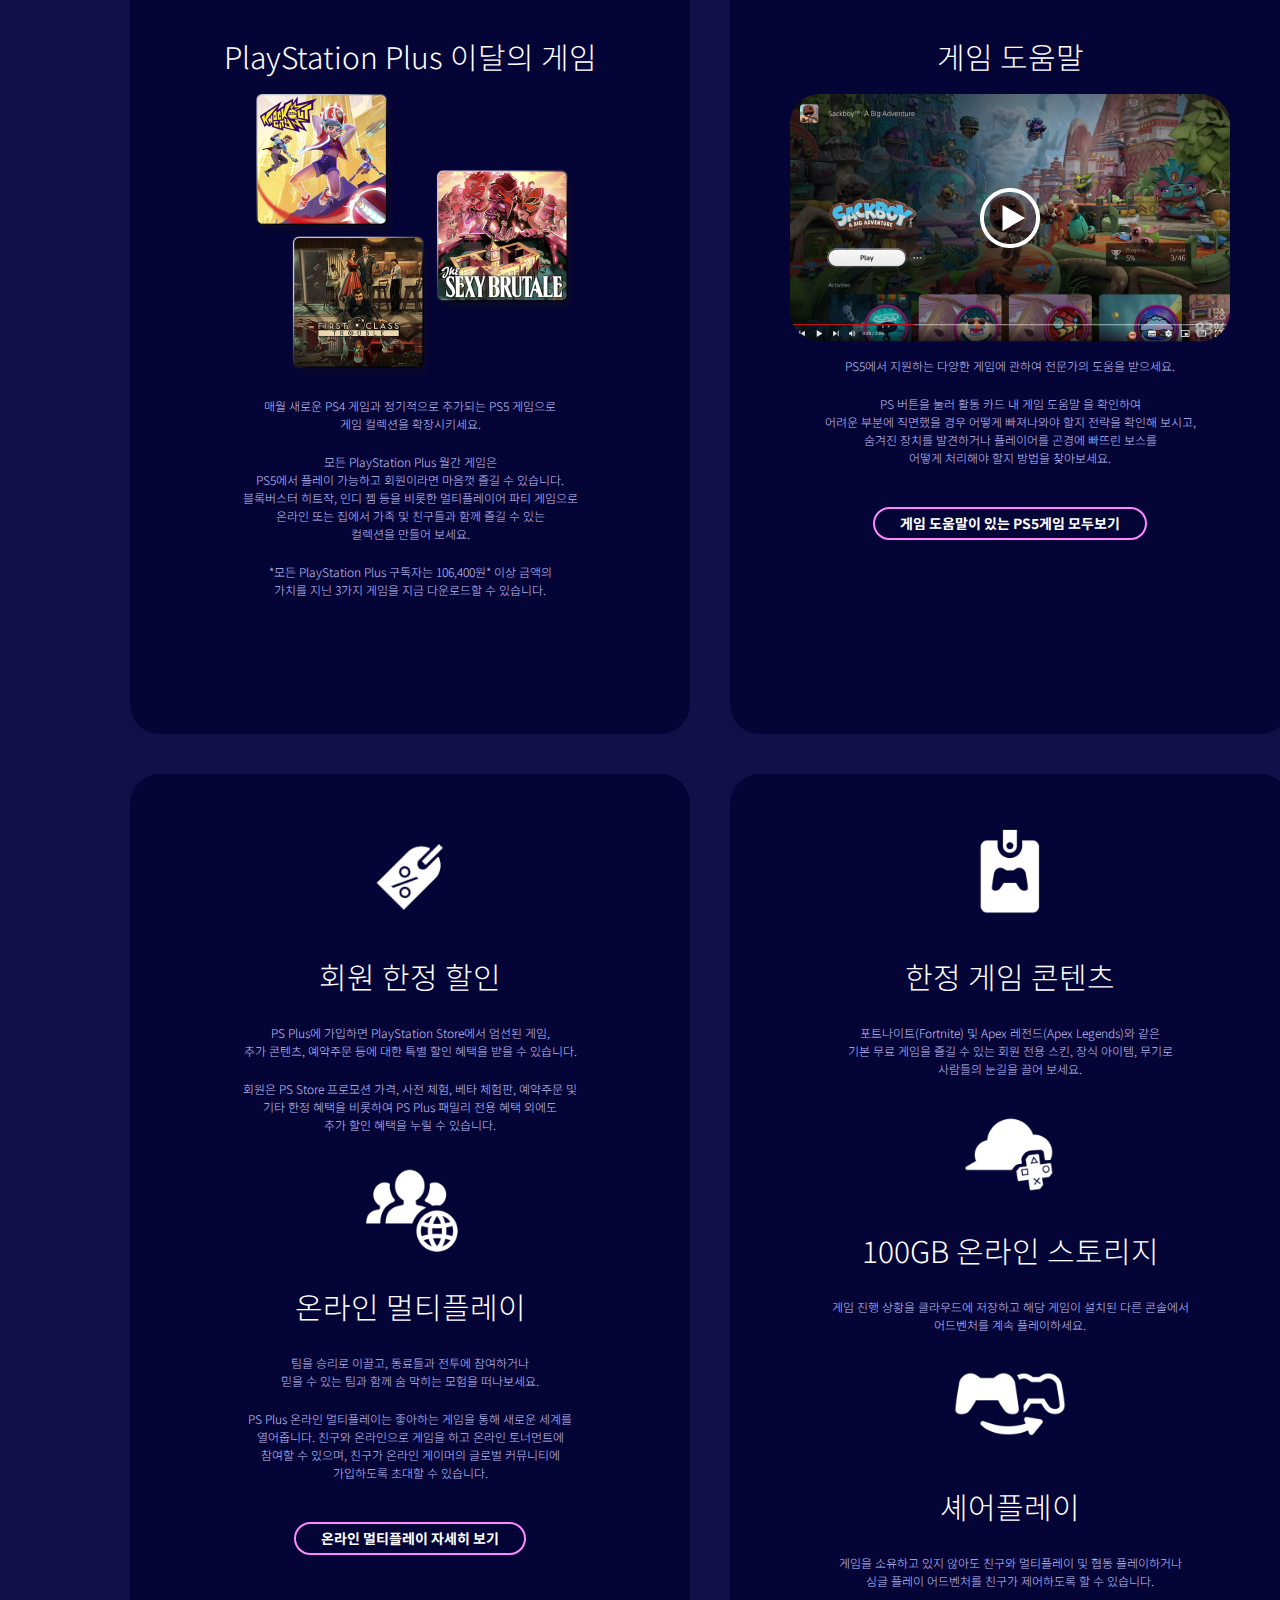
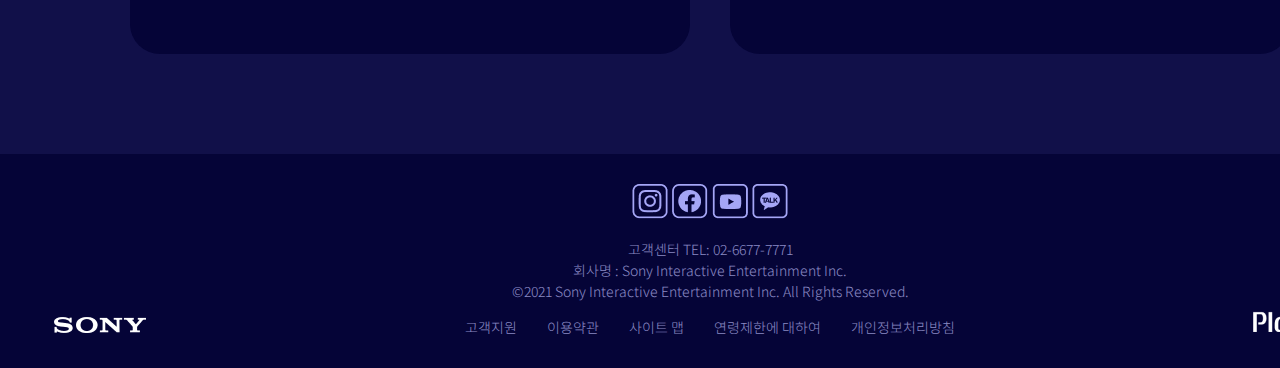
<file: html/sub02_ps-plus.html>
<!DOCTYPE html>
<html lang="en">

<head>
    <meta charset="UTF-8" />
    <meta http-equiv="X-UA-Compatible" content="IE=edge" />
    <meta name="viewport" content="width=device-width, initial-scale=1.0" />

    <link rel="stylesheet" href="../css/common.css" />
    <link rel="stylesheet" href="../css/slide.css" />
    <link rel="stylesheet" href="../css/sub02_ps-plus.css" />
    <link rel="stylesheet" href="https://use.fontawesome.com/releases/v5.7.2/css/all.css" />
	<link rel="icon" type="image/x-icon" href="../image_logo/main_logo.png" />

    <title>sub02_PSplus</title>
</head>

<body>
    <!-- 헤더 -->
    <header class="header">
        <div class="inner">
            <h1 class="logo">
                <a href="../index.html">
                    <img src="../image_logo/sub_logo.png" alt="logo" />
                </a>
            </h1>
            <nav class="gnb_wrap">
                <ul class="global_nav_bar fs_14">
                    <li>
                        <a href="../html/sub01_game.html">GAME</a>
                    </li>
                    <li>
                        <a href="../html/sub02_ps-plus.html"><span>PLAYSTATION+</span></a>
                    </li>
                    <li><a href="#">HARDWARE</a></li>
                    <li><a href="../html/sub03_e-sports.html">E-SPORTS</a></li>
                    <li><a href="../html/sub04_customer.html">고객센터</a></li>
                    <li><a href="../html/sub05_notice-breaknews.html">공지사항</a></li>
                </ul>
                <ul class="local_nav_bar">
                    <li>
                        <ul class="sub-menu">
                            <li>플레이스테이션 스토어</li>
                            <li>PS5</li>
                            <li>PS4</li>
                            <li>PS VR</li>
                            <li>PS PLUS</li>
                            <li>프로모션</li>
                        </ul>
                    </li>
                    <li>
                        <ul class="sub-menu">
                            <li>정기구독</li>
                            <li>기프트카드</li>
                            <li>혜택</li>
                            <li>PS5 엔터테인먼트</li>
                            <li>PS4 엔터테인먼트</li>
                        </ul>
                    </li>
                    <li>
                        <ul class="sub-menu">
                            <li>PS5</li>
                            <li>PS4</li>
                            <li>PS4 프로</li>
                            <li>PS4 VR</li>
                            <li>무선 컨트롤러</li>
                            <li>무선 헤드셋</li>
                        </ul>
                    </li>
                    <li>
                        <ul class="sub-menu">
                            <li>토너먼트</li>
                            <li>playstation ARENA</li>
                        </ul>
                    </li>
                    <li>
                        <ul class="sub-menu">
                            <li>고객지원</li>
                            <li>자주있는 질문</li>
                            <li>제품 등록 / 보증</li>
                            <li>나의 PSN 상태</li>
                        </ul>
                    </li>
                    <li>
                        <ul class="sub-menu">
                            <li>새로운 소식</li>
                            <li>공지사항</li>
                            <li>보도자료</li>
                        </ul>
                    </li>
                </ul>
            </nav>
            <nav class="mobile_gnb_wrap">
                <ul class="mobile_global_nav_bar fs_14">
                    <li>
                        <div class="main-menu">
                            <a href="../html/sub01_game.html">GAME</a>
                            <i class="fa fa-sort-down"></i>
                        </div>
                        <div class="mobile_sub-menu active">
                            <p>플레이스테이션 스토어</p>
                            <p>PS5</p>
                            <p>PS4</p>
                            <p>PS VR</p>
                            <p>PS PLUS</p>
                            <p>프로모션</p>
                        </div>
                    </li>
                    <li>
                        <div class="main-menu">
                            <a href="../html/sub02_ps-plus.html">PLAYSTATION+</a>
                            <i class="fa fa-sort-down"></i>
                        </div>
                        <div class="mobile_sub-menu">
                            <p>정기구독</p>
                            <p>기프트카드</p>
                            <p>혜택</p>
                            <p>PS5 엔터테인먼트</p>
                            <p>PS4 엔터테인먼트</p>
                        </div>
                    </li>
                    <li>
                        <div class="main-menu">
                            <a href="#">HARDWARE</a>
                            <i class="fa fa-sort-down"></i>
                        </div>
                        <div class="mobile_sub-menu">
                            <p>PS5</p>
                            <p>PS4</p>
                            <p>PS4 프로</p>
                            <p>PS4 VR</p>
                            <p>무선 컨트롤러</p>
                            <p>무선 헤드셋</p>
                        </div>
                    </li>
                    <li>
                        <div class="main-menu">
                            <a href="../html/sub03_e-sports.html">E-SPORTS</a>
                            <i class="fa fa-sort-down"></i>
                        </div>
                        <div class="mobile_sub-menu">
                            <p>토너먼트</p>
                            <p>playstation ARENA</p>
                        </div>
                    </li>
                    <li>
                        <div class="main-menu">
                            <a href="../html/sub04_customer.html">고객센터</a>
                            <i class="fa fa-sort-down"></i>
                        </div>
                        <div class="mobile_sub-menu">
                            <p>고객지원</p>
                            <p>자주있는 질문</p>
                            <p>제품 등록 / 보증</p>
                            <p>나의 PSN 상태</p>
                        </div>
                    </li>
                    <li>
                        <div class="main-menu">
                            <a href="../html/sub05_notice-breaknews.html">공지사항</a>
                            <i class="fa fa-sort-down"></i>
                        </div>
                        <div class="mobile_sub-menu">
                            <p>새로운 소식</p>
                            <p>공지사항</p>
                            <p>보도자료</p>
                        </div>
                    </li>
                </ul>
            </nav>
            <ul class="menu_icon">
                <li>
                    <i class="fa fa-search"></i>
                </li>
                <li>
                    <a href="../html/login.html"><i class="fa fa-user-circle"></i></a>
                </li>
                <li>
                    <!-- <i class="fa fa-align-justify"></i> -->
                    <div class="align_justify">
                        <span></span>
                        <span></span>
                        <span></span>
                    </div>
                </li>
            </ul>
        </div>
    </header>

    <!-- 서치팝업 -->
    <div class="pop_search">
        <div class="close">
            <i class="fa fa-times-circle"></i>
        </div>
        <div class="search_input">
            <input type="search" placeholder="_search" />
            <i class="fa fa-search"></i>
        </div>
        <div class="underline"></div>
        <div class="saerch_tag">
            <div class="tag_button">
                <span>#데스루프</span>
            </div>
            <div class="tag_button">
                <span>#바이오하자드</span>
            </div>
        </div>
    </div>

    <div class="container">
        <!-- 메인 -->
        <main class="main">
            <!-- 배너 -->
            <div class="banner01">
                <div class="txtbox">
                    <h1>국내최초 Playstation 전용카드 출시</h1>
                    <p>
                        정기 구독 서비스와 게임 콘텐츠를 부담없이 즐길 수 있게 해주는<br /> PlayStation® - 현대카드M
                    </p>
                    <div class="button">
                        <a href="#">신청하기</a>
                    </div>
                </div>
                <div class="hd_card">
                    <img src="../image_sub02/bn_01_hyundaicard.png" alt="bn_01_hyundaicard" />
                </div>
            </div>

            <!-- 가입하기 -->
            <div class="join">
                <h1 class="fs_50">PlayStation Plus 가입하기</h1>
                <p class="fs_20 fc_pink ta_c">
                    1개월, 3개월 또는 12개월 이용권1을 선택하고 PlayStation 경험을 업그레이드 시키세요.
                </p>
                <div class="month_wrap">
                    <div class="month_00 sale_tag">
                        <div class="discount_tag">
                            <p>-20%</p>
                        </div>
                        <div class="joinMonth_image">
                            <img src="../image_sub02/join_3_month.png" alt="join_3_month" />
                        </div>
                        <div class="txtbox">
                            <p class="fs_20">3 Month</p>
                            <p class="fs_30">18,800</p>
                            <div class="discount fs_10">
                                <img src="../image_sub02/icon_discount.png" alt="discount" />
                                <p>
                                    6,300원 / 1개월<br /> 이후 12개월마다 44,900원
                                </p>
                            </div>
                            <div class="button fs_12">
                                <a href="#">BUY NOW</a>
                            </div>
                        </div>
                    </div>
                    <div class="month_00 sale_tag">
                        <div class="discount_tag">
                            <p>-33%</p>
                        </div>
                        <div class="joinMonth_image">
                            <img src="../image_sub02/join_12_month.png" alt="join_12_month" />
                        </div>
                        <div class="txtbox">
                            <p class="fs_20">12 Month</p>
                            <p class="fs_30">29,900</p>
                            <div class="discount fs_10">
                                <img src="../image_sub02/icon_discount.png" alt="discount" />
                                <p>
                                    2,500원 / 1개월 <br /> 이후 12개월마다 44,900원
                                </p>
                            </div>
                            <div class="button fs_12">
                                <a href="#">BUY NOW</a>
                            </div>
                        </div>
                    </div>
                    <div class="month_00">
                        <div class="discount_tag">
                            <!-- <p>-33%</p> -->
                        </div>
                        <div class="joinMonth_image">
                            <img src="../image_sub02/join_1_month.png" alt="join_12_month" />
                        </div>
                        <div class="txtbox">
                            <p class="fs_20">12 Month</p>
                            <p class="fs_30">7,500</p>
                            <div class="discount fs_10" style="visibility: hidden">
                                <img src="../image_sub02/icon_discount.png" alt="discount" />
                                <p>
                                    2,500원 / 1개월 <br /> 이후 12개월마다 44,900원
                                </p>
                            </div>
                            <div class="button fs_12">
                                <a href="#">BUY NOW</a>
                            </div>
                        </div>
                    </div>
                </div>
                <h5>
                    *취소할 때까지 정기 구독 서비스는 계속 유지됩니다. 취소 방법에 대한 자세한 내용은 PS Plus 이용 약관 을 확인하세요.
                </h5>
            </div>

            <!-- 기프트카드 -->
            <div class="giftcard_buy">
                <div class="giftcard_wrap">
                    <h1 class="fs_50">PlayStation gift card</h1>
                    <h2 class="fs_14">
                        친구와 가족(또는 자기 자신)에게 3개월 또는 12개월 PS Plus 이용권1을 선물하세요.
                        <br /> 매장에서 다양한 종류의 기프트 카드를 판매하고 있습니다.
                    </h2>
                    <!-- 플러스기프트카드 -->
                    <article class="article_plus_gift">
                        <p class="fs_20">PlayStation plus GIFT CARD</p>
                        <div class="plus_giftcard">
                            <div class="card_list" id="carousel">
                                <img src="../image_sub02/ps_plus_card_3month.png" alt="ps_plus_card_3month" />
                                <img src="../image_sub02/ps_plus_card_12month.png" alt="ps_plus_card_12month" />
                                <img src="../image_sub02/ps_plus_card_1month.png" alt="ps_plus_card_1month" />
                            </div>
                        </div>
                        <div class="button"><a href="#">BY NOW</a></div>
                    </article>

                    <!-- 스토어기프트카드 -->
                    <article class="article_store_gift">
                        <p class="fs_20">PlayStation store GIFT CARD</p>
                        <div class="store_giftcard">
                            <div class="card_list" id="carousel-2">
                                <img src="../image_sub02/ps_giftcard_30.png" alt="ps_giftcard_30" />
                                <img src="../image_sub02/ps_giftcard_50.png" alt="ps_giftcard_50" />
                                <img src="../image_sub02/ps_giftcard_10.png" alt="ps_giftcard_10" />
                            </div>
                        </div>
                        <div class="button"><a href="#">BY NOW</a></div>
                    </article>
                </div>
            </div>

            <!-- 주요혜택 -->
            <div class="benefit">
                <h1 class="fs_50">주요혜택</h1>
                <div class="benefit_wrap">
                    <div class="benefit_box">
                        <div class="benefit_thismonth">
                            <img class="icon" src="../image_sub02/icon_gift.png" alt="gift" />
                            <p class="fs_30">PlayStation Plus 이달의 게임</p>
                            <img class="benefit_img" src="../image_sub02/bennefit_month.png" alt="bennefit_month" />
                            <p class="fs_12">
                                매월 새로운 PS4 게임과 정기적으로 추가되는 PS5 게임으로 <br /> 게임 컬렉션을 확장시키세요.
                            </p>
                            <p class="fs_12 notice">
                                모든 PlayStation Plus 월간 게임은
                                <br /> PS5에서 플레이 가능하고 회원이라면 마음껏 즐길 수 있습니다.<br /> 블록버스터 히트작, 인디 젬 등을 비롯한 멀티플레이어 파티 게임으로
                                <br /> 온라인 또는 집에서 가족 및 친구들과 함께 즐길 수 있는 <br /> 컬렉션을 만들어 보세요.<br />
                            </p>
                            <p class="fs_12 notice">
                                *모든 PlayStation Plus 구독자는 106,400원* 이상 금액의 <br /> 가치를 지닌 3가지 게임을 지금 다운로드할 수 있습니다.
                            </p>
                        </div>
                    </div>
                    <div class="benefit_box">
                        <div class="benefit_help">
                            <img class="icon" src="../image_sub02/icon_help.png" alt="help" />
                            <p class="fs_30">게임 도움말</p>
                            <img class="benefit_img" src="../image_sub02/bennefit_youtube.png" alt="youtube" />
                            <p class="fs_12">
                                PS5에서 지원하는 다양한 게임에 관하여 전문가의 도움을 받으세요.
                            </p>
                            <p class="fs_12 notice">
                                PS 버튼을 눌러 활동 카드 내 게임 도움말 을 확인하여 <br /> 어려운 부분에 직면했을 경우 어떻게 빠져나와야 할지 전략을 확인해 보시고, <br />숨겨진 장치를 발견하거나 플레이어를 곤경에 빠뜨린 보스를
                                <br /> 어떻게 처리해야 할지 방법을 찾아보세요.
                            </p>
                            <div class="button">
                                <a href="#">게임 도움말이 있는 PS5게임 모두보기</a>
                            </div>
                        </div>
                    </div>
                    <div class="benefit_box">
                        <div class="benefit_acount">
                            <img class="icon" src="../image_sub02/icon_discount.png" alt="discount" />
                            <p class="fs_30">회원 한정 할인</p>
                            <p class="fs_12">
                                PS Plus에 가입하면 PlayStation Store에서 엄선된 게임,<br /> 추가 콘텐츠, 예약주문 등에 대한 특별 할인 혜택을 받을 수 있습니다.<br />
                            </p>
                            <p class="fs_12 notice">
                                회원은 PS Store 프로모션 가격, 사전 체험, 베타 체험판, 예약주문 및<br /> 기타 한정 혜택을 비롯하여 PS Plus 패밀리 전용 혜택 외에도
                                <br /> 추가 할인 혜택을 누릴 수 있습니다.
                            </p>
                            <img class="icon" src="../image_sub02/icon_multiplayer.png" alt="icon_multiplayer" />
                            <p class="fs_30">온라인 멀티플레이</p>
                            <p class="fs_12">
                                팀을 승리로 이끌고, 동료들과 전투에 참여하거나<br /> 믿을 수 있는 팀과 함께 숨 막히는 모험을 떠나보세요.<br />
                            </p>
                            <p class="fs_12 notice">
                                PS Plus 온라인 멀티플레이는 좋아하는 게임을 통해 새로운 세계를<br /> 열어줍니다. 친구와 온라인으로 게임을 하고 온라인 토너먼트에
                                <br /> 참여할 수 있으며, 친구가 온라인 게이머의 글로벌 커뮤니티에
                                <br /> 가입하도록 초대할 수 있습니다.
                            </p>
                            <div class="button">
                                <a href="#">온라인 멀티플레이 자세히 보기</a>
                            </div>
                        </div>
                    </div>
                    <div class="benefit_box">
                        <div class="benefit_limt">
                            <img class="icon" src="../image_sub02/icon_exclusive.png" alt="icon_exclusive" />
                            <p class="fs_30">한정 게임 콘텐츠</p>
                            <p class="fs_12 notice">
                                포트나이트(Fortnite) 및 Apex 레전드(Apex Legends)와 같은<br /> 기본 무료 게임을 즐길 수 있는 회원 전용 스킨, 장식 아이템, 무기로
                                <br /> 사람들의 눈길을 끌어 보세요.
                            </p>
                            <img class="icon" src="../image_sub02/icon_cloud.png" alt="icon_cloud" />
                            <p class="fs_30">100GB 온라인 스토리지</p>
                            <p class="fs_12 notice">
                                게임 진행 상황을 클라우드에 저장하고 해당 게임이 설치된 다른 콘솔에서
                                <br /> 어드벤처를 계속 플레이하세요.
                            </p>
                            <img class="icon" src="../image_sub02/icon_shareplay.png" alt="icon_shareplay" />
                            <p class="fs_30">셰어플레이</p>
                            <p class="fs_12 notice">
                                게임을 소유하고 있지 않아도 친구와 멀티플레이 및 협동 플레이하거나<br /> 싱글 플레이 어드벤처를 친구가 제어하도록 할 수 있습니다.
                            </p>
                        </div>
                    </div>
                </div>
            </div>
        </main>

        <!-- 풋터 -->
        <footer class="footer">
            <div class="sony_logo">
                <img src="../image_main/sony_logo.png" alt="sony_logo" />
            </div>
            <div class="txtbox">
                <div class="sns">
                    <a href="#">
                        <img src="../icon/Instagram.png" alt="Instagram" />
                    </a>
                    <a href="#">
                        <img src="../icon/Facebook.png" alt="Facebook" />
                    </a>
                    <a href="#">
                        <img src="../icon/youtube.png" alt="youtube" />
                    </a>
                    <a href="#">
                        <img src="../icon/kakaotalk.png" alt="kakaotalk" />
                    </a>
                </div>
                <div class="copy">
                    <div class="adress">
                        <p>
                            고객센터 TEL: 02-6677-7771<br /> 회사명 : Sony Interactive Entertainment Inc.<br /> ©2021 Sony Interactive Entertainment Inc. All Rights Reserved.
                        </p>
                    </div>
                </div>
                <div class="support">
                    <ul>
                        <li><a href="#">고객지원</a></li>
                        <li><a href="#">이용약관</a></li>
                        <li><a href="#">사이트 맵</a></li>
                        <li><a href="#">연령제한에 대하여</a></li>
                        <li><a href="#">개인정보처리방침</a></li>
                    </ul>
                </div>
            </div>
            <div class="playstation_logo">
                <img src="../image_main/playstation_logo.png" alt="playstation_logo" />
            </div>
        </footer>
    </div>
    <script src="../js/jquery-1.12.4.js"></script>
    <script src="../js/jquery.waterwheelCarousel.js"></script>
    <script src="../js/ps_plus.js"></script>
    <script>
        // 헤더 / 서치팝업
        $(".header .fa-search").click(function() {
            $(".pop_search").fadeToggle();
        });
        $(".pop_search .fa-times-circle").click(function() {
            $(".pop_search").fadeOut();
        });
        $(".menu_icon .align_justify").click(function() {
            $(".header, header .global_nav_bar li a, .align_justify").toggleClass(
                "active"
            );
        });
        // 모바일메뉴
        $(".mobile_global_nav_bar li").click(function() {
            $(this).siblings().children(".main-menu").removeClass("active");
            $(this).children(".main-menu").toggleClass("active");

            $(".mobile_sub-menu").stop().slideUp();
            $(this).children(".mobile_sub-menu").stop().slideToggle();
        });
    </script>
</body>

</html>
</file>
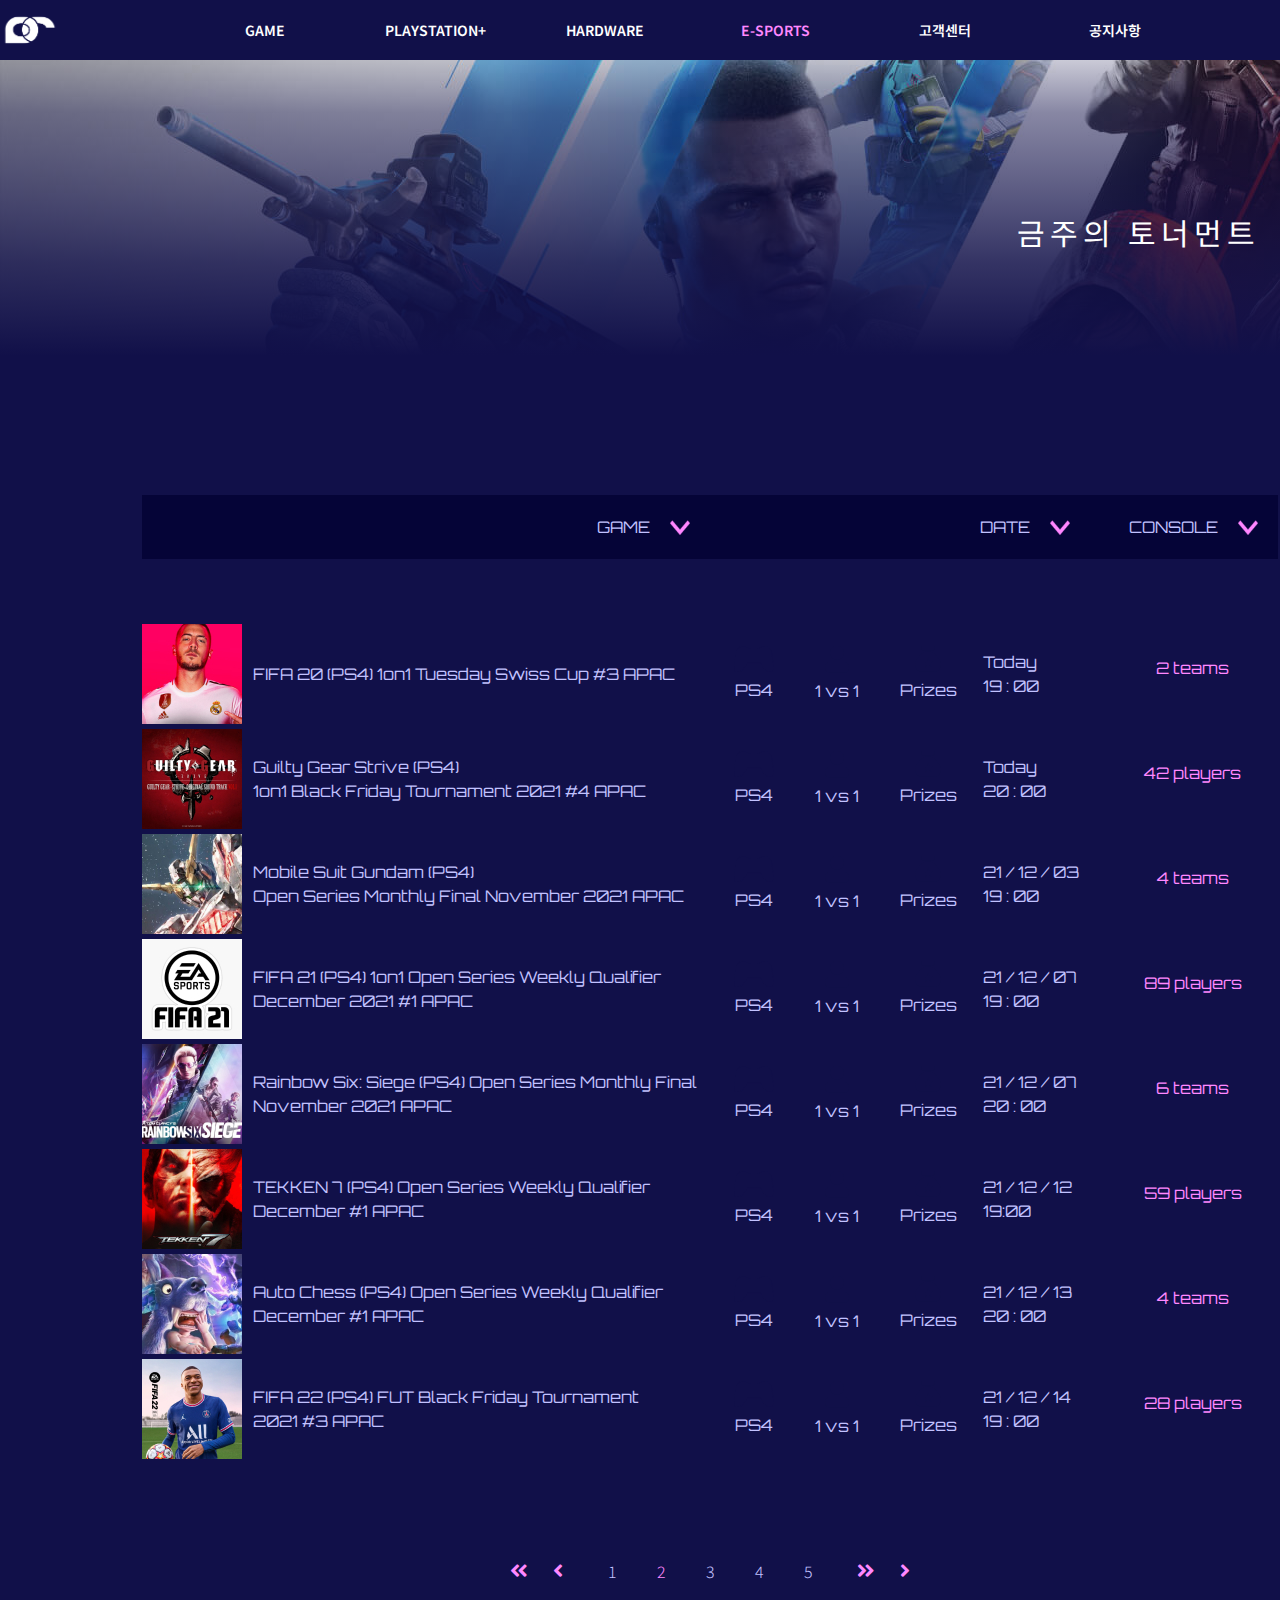
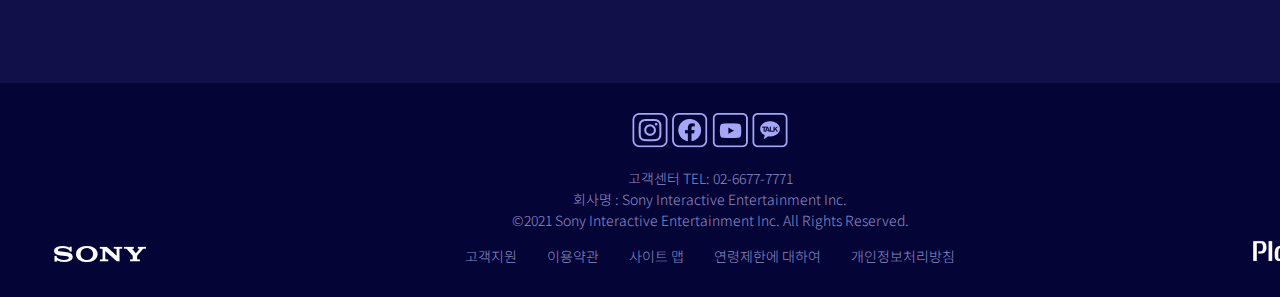
<file: html/sub03_e-sports.html>
<!DOCTYPE html>
<html lang="en">

<head>
    <meta charset="UTF-8" />
    <meta http-equiv="X-UA-Compatible" content="IE=edge" />
    <meta name="viewport" content="width=device-width, initial-scale=1.0" />

    <link rel="stylesheet" href="../css/common.css" />
    <link rel="stylesheet" href="../css/slide.css" />
    <link rel="stylesheet" href="../css/sub03_e-sports.css" />
    <link rel="stylesheet" href="https://use.fontawesome.com/releases/v5.7.2/css/all.css" />
	<link rel="icon" type="image/x-icon" href="../image_logo/main_logo.png" />


    <title>sub03_e-sports</title>
</head>

<body>

    <!-- 헤더 -->
    <header class="header">
        <div class="inner">
            <h1 class="logo">
                <a href="../index.html">
                    <img src="../image_logo/sub_logo.png" alt="logo" />
                </a>
            </h1>
            <nav class="gnb_wrap">
                <ul class="global_nav_bar fs_14">
                    <li>
                        <a href="../html/sub01_game.html">GAME</a>
                    </li>
                    <li><a href="../html/sub02_ps-plus.html">PLAYSTATION+</a></li>
                    <li><a href="#">HARDWARE</a></li>
                    <li><a href="../html/sub03_e-sports.html"><span>E-SPORTS</span></a></li>
                    <li><a href="../html/sub04_customer.html">고객센터</a></li>
                    <li><a href="../html/sub05_notice-breaknews.html">공지사항</a></li>
                </ul>
                <ul class="local_nav_bar">
                    <li>
                        <ul class="sub-menu">
                            <li>플레이스테이션 스토어</li>
                            <li>PS5</li>
                            <li>PS4</li>
                            <li>PS VR</li>
                            <li>PS PLUS</li>
                            <li>프로모션</li>
                        </ul>
                    </li>
                    <li>
                        <ul class="sub-menu">
                            <li>정기구독</li>
                            <li>기프트카드</li>
                            <li>혜택</li>
                            <li>PS5 엔터테인먼트</li>
                            <li>PS4 엔터테인먼트</li>
                        </ul>
                    </li>
                    <li>
                        <ul class="sub-menu">
                            <li>PS5</li>
                            <li>PS4</li>
                            <li>PS4 프로</li>
                            <li>PS4 VR</li>
                            <li>무선 컨트롤러</li>
                            <li>무선 헤드셋</li>
                        </ul>
                    </li>
                    <li>
                        <ul class="sub-menu">
                            <li>토너먼트</li>
                            <li>playstation ARENA</li>
                        </ul>
                    </li>
                    <li>
                        <ul class="sub-menu">
                            <li>고객지원</li>
                            <li>자주있는 질문</li>
                            <li>제품 등록 / 보증</li>
                            <li>나의 PSN 상태</li>
                        </ul>
                    </li>
                    <li>
                        <ul class="sub-menu">
                            <li>새로운 소식</li>
                            <li>공지사항</li>
                            <li>보도자료</li>
                        </ul>
                    </li>
                </ul>
            </nav>
            <nav class="mobile_gnb_wrap">
                <ul class="mobile_global_nav_bar fs_14">
                    <li>
                        <div class="main-menu">
                            <a href="../html/sub01_game.html">GAME</a>
                            <i class="fa fa-sort-down"></i>
                        </div>
                        <div class="mobile_sub-menu active">
                            <p>플레이스테이션 스토어</p>
                            <p>PS5</p>
                            <p>PS4</p>
                            <p>PS VR</p>
                            <p>PS PLUS</p>
                            <p>프로모션</p>
                        </div>
                    </li>
                    <li>
                        <div class="main-menu">
                            <a href="../html/sub02_ps-plus.html">PLAYSTATION+</a>
                            <i class="fa fa-sort-down"></i>
                        </div>
                        <div class="mobile_sub-menu">
                            <p>정기구독</p>
                            <p>기프트카드</p>
                            <p>혜택</p>
                            <p>PS5 엔터테인먼트</p>
                            <p>PS4 엔터테인먼트</p>
                        </div>
                    </li>
                    <li>
                        <div class="main-menu">
                            <a href="#">HARDWARE</a>
                            <i class="fa fa-sort-down"></i>
                        </div>
                        <div class="mobile_sub-menu">
                            <p>PS5</p>
                            <p>PS4</p>
                            <p>PS4 프로</p>
                            <p>PS4 VR</p>
                            <p>무선 컨트롤러</p>
                            <p>무선 헤드셋</p>
                        </div>
                    </li>
                    <li>
                        <div class="main-menu">
                            <a href="../html/sub03_e-sports.html">E-SPORTS</a>
                            <i class="fa fa-sort-down"></i>
                        </div>
                        <div class="mobile_sub-menu">
                            <p>토너먼트</p>
                            <p>playstation ARENA</p>
                        </div>
                    </li>
                    <li>
                        <div class="main-menu">
                            <a href="../html/sub04_customer.html">고객센터</a>
                            <i class="fa fa-sort-down"></i>
                        </div>
                        <div class="mobile_sub-menu">
                            <p>고객지원</p>
                            <p>자주있는 질문</p>
                            <p>제품 등록 / 보증</p>
                            <p>나의 PSN 상태</p>
                        </div>
                    </li>
                    <li>
                        <div class="main-menu">
                            <a href="../html/sub05_notice-breaknews.html">공지사항</a>
                            <i class="fa fa-sort-down"></i>
                        </div>
                        <div class="mobile_sub-menu">
                            <p>새로운 소식</p>
                            <p>공지사항</p>
                            <p>보도자료</p>
                        </div>
                    </li>
                </ul>
            </nav>
            <ul class="menu_icon">
                <li>
                    <i class="fa fa-search"></i>
                </li>
                <li>
                    <a href="../html/login.html"><i class="fa fa-user-circle"></i></a>
                </li>
                <li>
                    <!-- <i class="fa fa-align-justify"></i> -->
                    <div class="align_justify">
                        <span></span>
                        <span></span>
                        <span></span>
                    </div>
                </li>
            </ul>
        </div>
    </header>

    <!-- 서치팝업 -->
    <div class="pop_search">
        <div class="close">
            <i class="fa fa-times-circle"></i>
        </div>
        <div class="search_input">
            <input type="search" placeholder="_search" />
            <i class="fa fa-search"></i>
        </div>
        <div class="underline"></div>
        <div class="saerch_tag">
            <div class="tag_button">
                <span>#데스루프</span>
            </div>
            <div class="tag_button">
                <span>#바이오하자드</span>
            </div>
        </div>
    </div>

    <div class="container">
        <main class="main">
            <!-- 배너 -->
            <div class="banner01">
                <h1>금주의 토너먼트</h1>
            </div>

            <!-- 정렬기준 상단바 -->
            <div class="alignbar">
                <div class="game">
                    <p>GAME</p>
                    <img src="../icon/icon_arrow_down.png" alt="icon_arrow_down" />
                </div>
                <div class="date">
                    <p>DATE</p>
                    <img src="../icon/icon_arrow_down.png" alt="icon_arrow_down" />
                </div>
                <div class="console">
                    <p>CONSOLE</p>
                    <img src="../icon/icon_arrow_down.png" alt="icon_arrow_down" />
                </div>
            </div>

            <!-- 토너먼트 리스트 -->
            <div class="tournament_wrap">

                <div class="match_list">
                    <ul class="list-wrap">
                        <li class="list img">
                            <img src="../image_sub03/tournament_01.jpg" alt="FIFA" />
                        </li>
                        <li class="list title">
                            <p class="fc_fff">
                                FIFA 20 (PS4) 1on1 Tuesday Swiss Cup #3 APAC
                            </p>
                        </li>
                        <div class="consoletype">
                            <img src="../image_sub03/icon_console.png" alt="PS4" />
                            <p>PS4</p>
                        </div>
                        <div class="vs">
                            <img src="../image_sub03/icon_pvp.png" alt="pvp" />
                            <p>1 vs 1</p>
                        </div>
                        <div class="prizes">
                            <img src="../image_sub03/icon_prizes.png" alt="prizes" />
                            <p>Prizes</p>
                        </div>
                        </li>
                        <li class="list date">
                            <p class="fc_fff ta_center">Today</p>
                            <p class="ta_center">19 : 00</p>
                        </li>
                        <li class="list signUp">
                            <div class="population">2 teams</div>
                            <div class="button">
                                <a href="#">Sign Up</a>
                            </div>
                        </li>
                    </ul>
                </div>

                <div class="match_list">
                    <ul class="list-wrap">
                        <li class="list img">
                            <img src="../image_sub03/tournament_02.jpg" alt="gilty" />
                        </li>
                        <li class="list title">
                            <p class="fc_fff">
                                Guilty Gear Strive (PS4) <br /> 1on1 Black Friday Tournament 2021 #4 APAC
                            </p>
                        </li>
                        <div class="consoletype">
                            <img src="../image_sub03/icon_console.png" alt="PS4" />
                            <p>PS4</p>
                        </div>
                        <div class="vs">
                            <img src="../image_sub03/icon_pvp.png" alt="pvp" />
                            <p>1 vs 1</p>
                        </div>
                        <div class="prizes">
                            <img src="../image_sub03/icon_prizes.png" alt="prizes" />
                            <p>Prizes</p>
                        </div>
                        </li>
                        <li class="list date">
                            <p class="fc_fff ta_center">Today</p>
                            <p class="ta_center">20 : 00</p>
                        </li>
                        <li class="list signUp">
                            <div class="population">42 players</div>
                            <div class="button">
                                <a href="#">Sign Up</a>
                            </div>
                        </li>
                    </ul>
                </div>

                <div class="match_list">
                    <ul class="list-wrap">
                        <li class="list img">
                            <img src="../image_sub03/tournament_03.jpg" alt="Gundam" />
                        </li>
                        <li class="list title">
                            <p class="fc_fff">
                                Mobile Suit Gundam (PS4) <br /> Open Series Monthly Final November 2021 APAC
                            </p>
                        </li>
                        <div class="consoletype">
                            <img src="../image_sub03/icon_console.png" alt="PS4" />
                            <p>PS4</p>
                        </div>
                        <div class="vs">
                            <img src="../image_sub03/icon_pvp.png" alt="pvp" />
                            <p>1 vs 1</p>
                        </div>
                        <div class="prizes">
                            <img src="../image_sub03/icon_prizes.png" alt="prizes" />
                            <p>Prizes</p>
                        </div>
                        </li>
                        <li class="list date">
                            <p class="fc_fff ta_center">21 / 12 / 03</p>
                            <p class="ta_center">19 : 00</p>
                        </li>
                        <li class="list signUp">
                            <div class="population">4 teams</div>
                            <div class="button">
                                <a href="#">Sign Up</a>
                            </div>
                        </li>
                    </ul>
                </div>

                <div class="match_list">
                    <ul class="list-wrap">
                        <li class="list img">
                            <img src="../image_sub03/tournament_04.jpg" alt="FIFA" />
                        </li>
                        <li class="list title">
                            <p class="fc_fff">
                                FIFA 21 (PS4) 1on1 Open Series Weekly Qualifier <br /> December 2021 #1 APAC
                            </p>
                        </li>
                        <div class="consoletype">
                            <img src="../image_sub03/icon_console.png" alt="PS4" />
                            <p>PS4</p>
                        </div>
                        <div class="vs">
                            <img src="../image_sub03/icon_pvp.png" alt="pvp" />
                            <p>1 vs 1</p>
                        </div>
                        <div class="prizes">
                            <img src="../image_sub03/icon_prizes.png" alt="prizes" />
                            <p>Prizes</p>
                        </div>
                        </li>
                        <li class="list date">
                            <p class="fc_fff ta_center">21 / 12 / 07</p>
                            <p class="ta_center">19 : 00</p>
                        </li>
                        <li class="list signUp">
                            <div class="population">89 players</div>
                            <div class="button">
                                <a href="#">Sign Up</a>
                            </div>
                        </li>
                    </ul>
                </div>

                <div class="match_list">
                    <ul class="list-wrap">
                        <li class="list img">
                            <img src="../image_sub03/tournament_05.jpg" alt="Rainbow" />
                        </li>
                        <li class="list title">
                            <p class="fc_fff">
                                Rainbow Six: Siege (PS4) Open Series Monthly Final <br /> November 2021 APAC
                            </p>
                        </li>
                        <div class="consoletype">
                            <img src="../image_sub03/icon_console.png" alt="PS4" />
                            <p>PS4</p>
                        </div>
                        <div class="vs">
                            <img src="../image_sub03/icon_pvp.png" alt="pvp" />
                            <p>1 vs 1</p>
                        </div>
                        <div class="prizes">
                            <img src="../image_sub03/icon_prizes.png" alt="prizes" />
                            <p>Prizes</p>
                        </div>
                        </li>
                        <li class="list date">
                            <p class="fc_fff ta_center">21 / 12 / 07</p>
                            <p class="ta_center">20 : 00</p>
                        </li>
                        <li class="list signUp">
                            <div class="population">6 teams</div>
                            <div class="button">
                                <a href="#">Sign Up</a>
                            </div>
                        </li>
                    </ul>
                </div>

                <div class="match_list">
                    <ul class="list-wrap">
                        <li class="list img">
                            <img src="../image_sub03/tournament_06.jpg" alt="TEKKEN" />
                        </li>
                        <li class="list title">
                            <p class="fc_fff">
                                TEKKEN 7 (PS4) Open Series Weekly Qualifier<br /> December #1 APAC
                            </p>
                        </li>
                        <div class="consoletype">
                            <img src="../image_sub03/icon_console.png" alt="PS4" />
                            <p>PS4</p>
                        </div>
                        <div class="vs">
                            <img src="../image_sub03/icon_pvp.png" alt="pvp" />
                            <p>1 vs 1</p>
                        </div>
                        <div class="prizes">
                            <img src="../image_sub03/icon_prizes.png" alt="prizes" />
                            <p>Prizes</p>
                        </div>
                        </li>
                        <li class="list date">
                            <p class="fc_fff ta_center">21 / 12 / 12</p>
                            <p class="ta_center">19:00</p>
                        </li>
                        <li class="list signUp">
                            <div class="population">59 players</div>
                            <div class="button">
                                <a href="#">Sign Up</a>
                            </div>
                        </li>
                    </ul>
                </div>

                <div class="match_list">
                    <ul class="list-wrap">
                        <li class="list img">
                            <img src="../image_sub03/tournament_07.jpg" alt="auto_chess" />
                        </li>
                        <li class="list title">
                            <p class="fc_fff">
                                Auto Chess (PS4) Open Series Weekly Qualifier <br /> December #1 APAC
                            </p>
                        </li>
                        <div class="consoletype">
                            <img src="../image_sub03/icon_console.png" alt="PS4" />
                            <p>PS4</p>
                        </div>
                        <div class="vs">
                            <img src="../image_sub03/icon_pvp.png" alt="pvp" />
                            <p>1 vs 1</p>
                        </div>
                        <div class="prizes">
                            <img src="../image_sub03/icon_prizes.png" alt="prizes" />
                            <p>Prizes</p>
                        </div>
                        </li>
                        <li class="list date">
                            <p class="fc_fff ta_center">21 / 12 / 13</p>
                            <p class="ta_center">20 : 00</p>
                        </li>
                        <li class="list signUp">
                            <div class="population">4 teams</div>
                            <div class="button">
                                <a href="#">Sign Up</a>
                            </div>
                        </li>
                    </ul>
                </div>

                <div class="match_list">
                    <ul class="list-wrap">
                        <li class="list img">
                            <img src="../image_sub03/tournament_08.jpg" alt="fifa" />
                        </li>
                        <li class="list title">
                            <p class="fc_fff">
                                FIFA 22 (PS4) FUT Black Friday Tournament <br /> 2021 #3 APAC
                            </p>
                        </li>
                        <div class="consoletype">
                            <img src="../image_sub03/icon_console.png" alt="PS4" />
                            <p>PS4</p>
                        </div>
                        <div class="vs">
                            <img src="../image_sub03/icon_pvp.png" alt="pvp" />
                            <p>1 vs 1</p>
                        </div>
                        <div class="prizes">
                            <img src="../image_sub03/icon_prizes.png" alt="prizes" />
                            <p>Prizes</p>
                        </div>
                        </li>
                        <li class="list date">
                            <p class="fc_fff ta_center">21 / 12 / 14</p>
                            <p class="ta_center">19 : 00</p>
                        </li>
                        <li class="list signUp">
                            <div class="population">28 players</div>
                            <div class="button">
                                <a href="#">Sign Up</a>
                            </div>
                        </li>
                    </ul>
                </div>
            </div>

            <!-- 페이지넘버 -->
            <div class="page_number">
                <i class="fa fa-angle-double-left" aria-hidden="true"></i>
                <i class="fa fa-angle-left" aria-hidden="true"></i>
                <ul>
                    <li><a href="#">1</a></li>
                    <li>
                        <a href="#"><span>2</span></a>
                    </li>
                    <li><a href="#">3</a></li>
                    <li><a href="#">4</a></li>
                    <li><a href="#">5</a></li>
                </ul>
                <i class="fa fa-angle-double-right" aria-hidden="true"></i>
                <i class="fa fa-angle-right" aria-hidden="true"></i>
            </div>

        </main>

        <!-- 풋터 -->
        <footer class="footer">
            <div class="sony_logo">
                <img src="../image_main/sony_logo.png" alt="sony_logo" />
            </div>
            <div class="txtbox">
                <div class="sns">
                    <a href="#">
                        <img src="../icon/Instagram.png" alt="Instagram" />
                    </a>
                    <a href="#">
                        <img src="../icon/Facebook.png" alt="Facebook" />
                    </a>
                    <a href="#">
                        <img src="../icon/youtube.png" alt="youtube" />
                    </a>
                    <a href="#">
                        <img src="../icon/kakaotalk.png" alt="kakaotalk" />
                    </a>
                </div>
                <div class="copy">
                    <div class="adress">
                        <p>
                            고객센터 TEL: 02-6677-7771<br /> 회사명 : Sony Interactive Entertainment Inc.<br /> ©2021 Sony Interactive Entertainment Inc. All Rights Reserved.
                        </p>
                    </div>
                </div>
                <div class="support">
                    <ul>
                        <li><a href="#">고객지원</a></li>
                        <li><a href="#">이용약관</a></li>
                        <li><a href="#">사이트 맵</a></li>
                        <li><a href="#">연령제한에 대하여</a></li>
                        <li><a href="#">개인정보처리방침</a></li>
                    </ul>
                </div>
            </div>
            <div class="playstation_logo">
                <img src="../image_main/playstation_logo.png" alt="playstation_logo" />
            </div>
        </footer>
    </div>

    <script src="../js/jquery-1.12.4.js"></script>
    <script>
        // 헤더 / 서치팝업
        $(".header .fa-search").click(function() {
            $(".pop_search").fadeToggle();
        });
        $(".pop_search .fa-times-circle").click(function() {
            $(".pop_search").fadeOut();
        });
        $(".menu_icon .align_justify").click(function() {
            $(".header, header .global_nav_bar li a, .align_justify").toggleClass(
                "active"
            );
        });
        // 모바일메뉴
        $(".mobile_global_nav_bar li").click(function() {
            $(this).siblings().children(".main-menu").removeClass("active");
            $(this).children(".main-menu").toggleClass("active");

            $(".mobile_sub-menu").stop().slideUp();
            $(this).children(".mobile_sub-menu").stop().slideToggle();
        });
    </script>
</body>

</html>
</file>
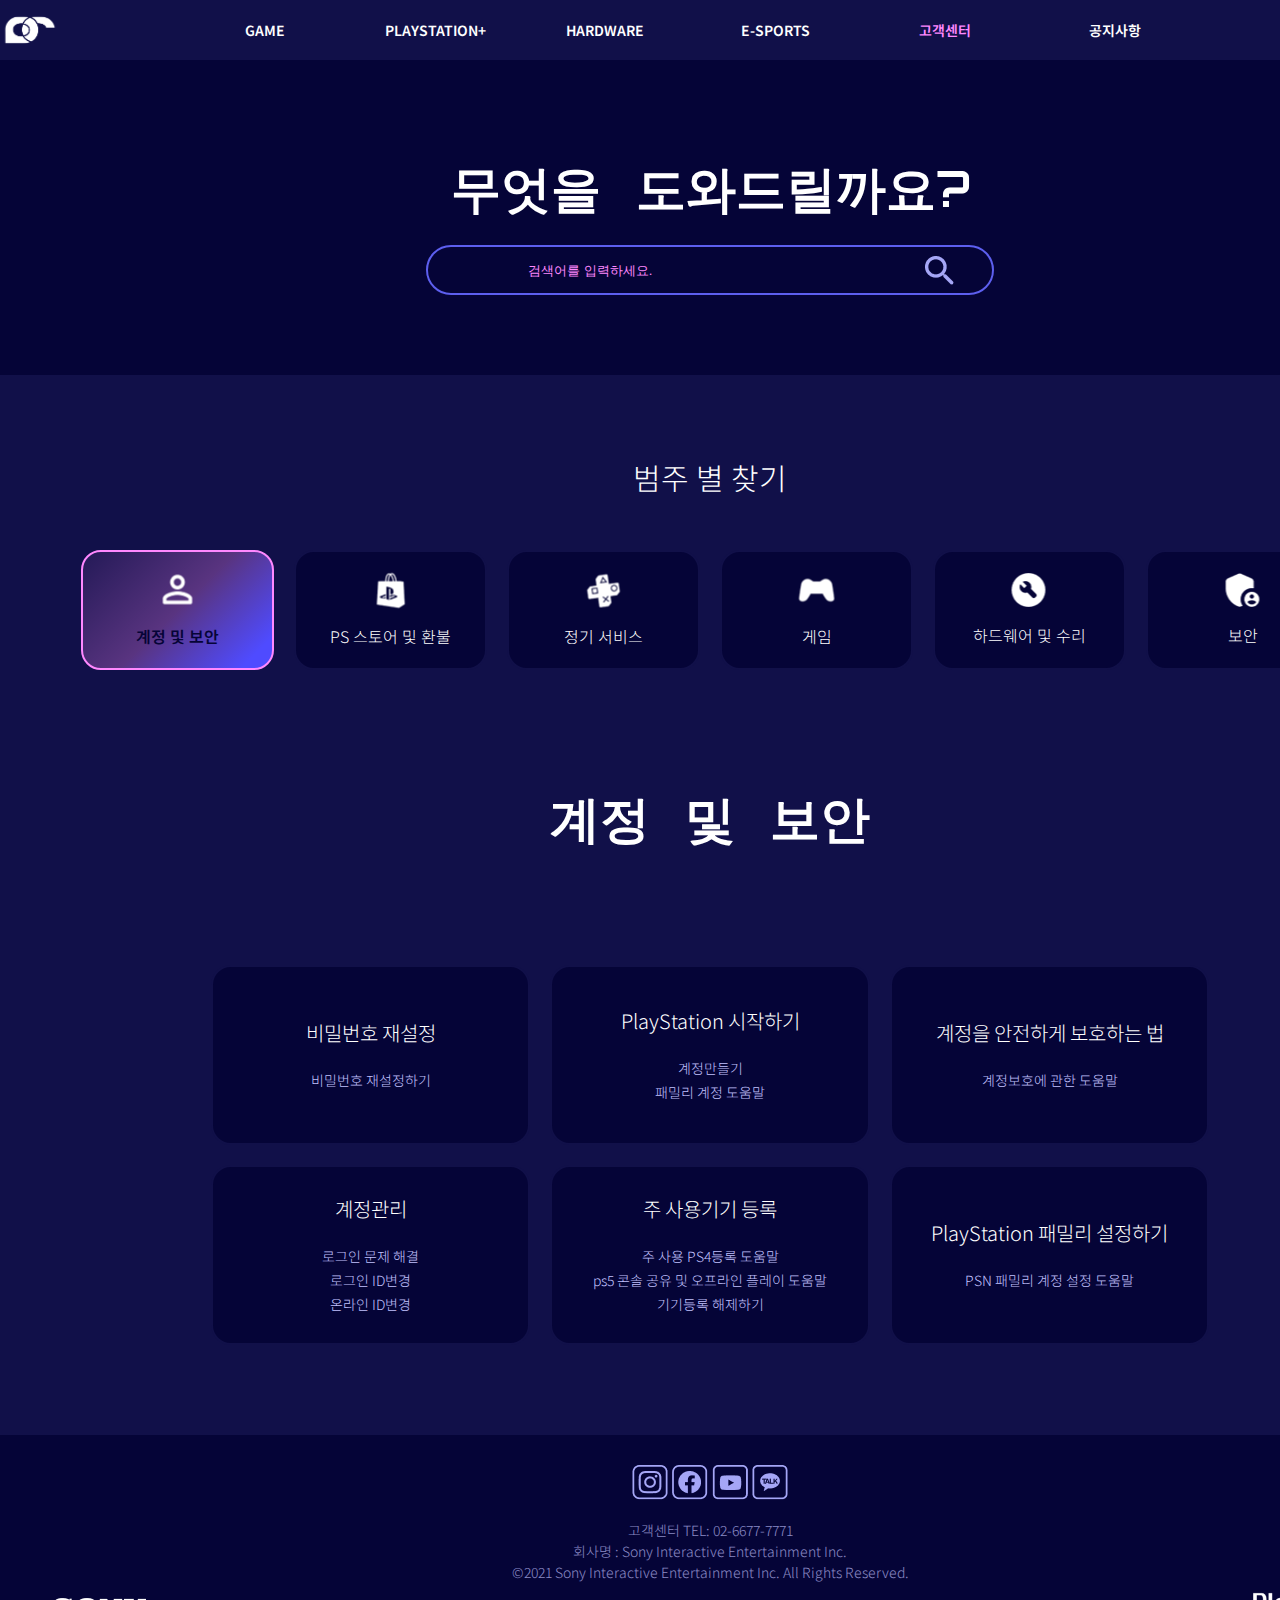
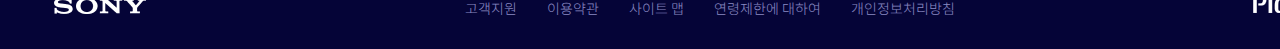
<file: html/sub04_customer.html>
<!DOCTYPE html>
<html lang="en">

<head>
    <meta charset="UTF-8" />
    <meta http-equiv="X-UA-Compatible" content="IE=edge" />
    <meta name="viewport" content="width=device-width, initial-scale=1.0" />

    <link rel="stylesheet" href="../css/common.css" />
    <link rel="stylesheet" href="../css/sub04_customer.css" />
    <link rel="stylesheet" href="https://use.fontawesome.com/releases/v5.7.2/css/all.css" />
	<link rel="icon" type="image/x-icon" href="../image_logo/main_logo.png" />

    <title>sub04_customer</title>
</head>

<body>
    <!-- 헤더 -->
    <header class="header">
        <div class="inner">
            <h1 class="logo">
                <a href="../index.html">
                    <img src="../image_logo/sub_logo.png" alt="logo" />
                </a>
            </h1>
            <nav class="gnb_wrap">
                <ul class="global_nav_bar fs_14">
                    <li>
                        <a href="../html/sub01_game.html">GAME</a>
                    </li>
                    <li><a href="../html/sub02_ps-plus.html">PLAYSTATION+</a></li>
                    <li><a href="#">HARDWARE</a></li>
                    <li><a href="../html/sub03_e-sports.html">E-SPORTS</a></li>
                    <li>
                        <a href="../html/sub04_customer.html"><span>고객센터</span></a>
                    </li>
                    <li><a href="../html/sub05_notice-breaknews.html">공지사항</a></li>
                </ul>
                <ul class="local_nav_bar">
                    <li>
                        <ul class="sub-menu">
                            <li>플레이스테이션 스토어</li>
                            <li>PS5</li>
                            <li>PS4</li>
                            <li>PS VR</li>
                            <li>PS PLUS</li>
                            <li>프로모션</li>
                        </ul>
                    </li>
                    <li>
                        <ul class="sub-menu">
                            <li>정기구독</li>
                            <li>기프트카드</li>
                            <li>혜택</li>
                            <li>PS5 엔터테인먼트</li>
                            <li>PS4 엔터테인먼트</li>
                        </ul>
                    </li>
                    <li>
                        <ul class="sub-menu">
                            <li>PS5</li>
                            <li>PS4</li>
                            <li>PS4 프로</li>
                            <li>PS4 VR</li>
                            <li>무선 컨트롤러</li>
                            <li>무선 헤드셋</li>
                        </ul>
                    </li>
                    <li>
                        <ul class="sub-menu">
                            <li>토너먼트</li>
                            <li>playstation ARENA</li>
                        </ul>
                    </li>
                    <li>
                        <ul class="sub-menu">
                            <li>고객지원</li>
                            <li>자주있는 질문</li>
                            <li>제품 등록 / 보증</li>
                            <li>나의 PSN 상태</li>
                        </ul>
                    </li>
                    <li>
                        <ul class="sub-menu">
                            <li>새로운 소식</li>
                            <li>공지사항</li>
                            <li>보도자료</li>
                        </ul>
                    </li>
                </ul>
            </nav>
            <nav class="mobile_gnb_wrap">
                <ul class="mobile_global_nav_bar fs_14">
                    <li>
                        <div class="main-menu">
                            <a href="../html/sub01_game.html">GAME</a>
                            <i class="fa fa-sort-down"></i>
                        </div>
                        <div class="mobile_sub-menu active">
                            <p>플레이스테이션 스토어</p>
                            <p>PS5</p>
                            <p>PS4</p>
                            <p>PS VR</p>
                            <p>PS PLUS</p>
                            <p>프로모션</p>
                        </div>
                    </li>
                    <li>
                        <div class="main-menu">
                            <a href="../html/sub02_ps-plus.html">PLAYSTATION+</a>
                            <i class="fa fa-sort-down"></i>
                        </div>
                        <div class="mobile_sub-menu">
                            <p>정기구독</p>
                            <p>기프트카드</p>
                            <p>혜택</p>
                            <p>PS5 엔터테인먼트</p>
                            <p>PS4 엔터테인먼트</p>
                        </div>
                    </li>
                    <li>
                        <div class="main-menu">
                            <a href="#">HARDWARE</a>
                            <i class="fa fa-sort-down"></i>
                        </div>
                        <div class="mobile_sub-menu">
                            <p>PS5</p>
                            <p>PS4</p>
                            <p>PS4 프로</p>
                            <p>PS4 VR</p>
                            <p>무선 컨트롤러</p>
                            <p>무선 헤드셋</p>
                        </div>
                    </li>
                    <li>
                        <div class="main-menu">
                            <a href="../html/sub03_e-sports.html">E-SPORTS</a>
                            <i class="fa fa-sort-down"></i>
                        </div>
                        <div class="mobile_sub-menu">
                            <p>토너먼트</p>
                            <p>playstation ARENA</p>
                        </div>
                    </li>
                    <li>
                        <div class="main-menu">
                            <a href="../html/sub04_customer.html">고객센터</a>
                            <i class="fa fa-sort-down"></i>
                        </div>
                        <div class="mobile_sub-menu">
                            <p>고객지원</p>
                            <p>자주있는 질문</p>
                            <p>제품 등록 / 보증</p>
                            <p>나의 PSN 상태</p>
                        </div>
                    </li>
                    <li>
                        <div class="main-menu">
                            <a href="../html/sub05_notice-breaknews.html">공지사항</a>
                            <i class="fa fa-sort-down"></i>
                        </div>
                        <div class="mobile_sub-menu">
                            <p>새로운 소식</p>
                            <p>공지사항</p>
                            <p>보도자료</p>
                        </div>
                    </li>
                </ul>
            </nav>
            <ul class="menu_icon">
                <li>
                    <i class="fa fa-search"></i>
                </li>
                <li>
                    <a href="../html/login.html"><i class="fa fa-user-circle"></i></a>
                </li>
                <li>
                    <!-- <i class="fa fa-align-justify"></i> -->
                    <div class="align_justify">
                        <span></span>
                        <span></span>
                        <span></span>
                    </div>
                </li>
            </ul>
        </div>
    </header>

    <!-- 서치팝업 -->
    <div class="pop_search">
        <div class="close">
            <i class="fa fa-times-circle"></i>
        </div>
        <div class="search_input">
            <input type="search" placeholder="_search" />
            <i class="fa fa-search"></i>
        </div>
        <div class="underline"></div>
        <div class="saerch_tag">
            <div class="tag_button">
                <span>#데스루프</span>
            </div>
            <div class="tag_button">
                <span>#바이오하자드</span>
            </div>
        </div>
    </div>

    <div class="container">
        <!-- 메인 -->
        <main class="main">
            <!-- 배너 -->
            <div class="banner01">
                <h1 class="fs_50">무엇을 도와드릴까요?</h1>
                <div class="search_bar">
                    <div class="searchbox">
                        <input type="search" placeholder="검색어를 입력하세요." />
                        <img src="../icon/icon_search.png" alt="search" />
                    </div>
                </div>
            </div>

            <!-- 범주별 찾기 -->
            <div id="category">
                <h1 class="fs_30">범주 별 찾기</h1>
            </div>
            <div class="category_wrap">
                <div class="categorybox active" data-tab="tab1">
                    <div class="account">
                        <div class="itembox">
                            <img src="../image_sub04/icon_account.png" alt="account" />
                            <p>계정 및 보안</p>
                        </div>
                    </div>
                </div>
                <div class="categorybox" data-tab="tab2">
                    <div class="psstore">
                        <div class="itembox">
                            <img src="../image_sub04/icon_psstore.png" alt="psstore" />
                            <p>PS 스토어 및 환불</p>
                        </div>
                    </div>
                </div>
                <div class="categorybox" data-tab="tab3">
                    <div class="subscript">
                        <div class="itembox">
                            <img src="../image_sub04/icon_psplus.png" alt="subscript" />
                            <p>정기 서비스</p>
                        </div>
                    </div>
                </div>
                <div class="categorybox" data-tab="tab4">
                    <div class="game">
                        <div class="itembox">
                            <img src="../image_sub04/icon_game.png" alt="game" />
                            <p>게임</p>
                        </div>
                    </div>
                </div>
                <div class="categorybox" data-tab="tab5">
                    <div class="hardwear">
                        <div class="itembox">
                            <img src="../image_sub04/icon_setting.png" alt="hardwear" />
                            <p>하드웨어 및 수리</p>
                        </div>
                    </div>
                </div>
                <div class="categorybox" data-tab="tab6">
                    <div class="security">
                        <div class="itembox">
                            <img src="../image_sub04/icon_security.png" alt="security" />
                            <p>보안</p>
                        </div>
                    </div>
                </div>
            </div>

            <!-- 계정 및 보안 하위질문 -->
            <div class="tab-box tab1 active">
                <h1 class="fs_50">계정 및 보안</h1>
                <div id="que_account">
                    <div class="account_question">
                        <div class="questionbox">
                            <div class="txtbox">
                                <h1 class="fs_20">비밀번호 재설정</h1>
                                <p class="fs_14">비밀번호 재설정하기</p>
                            </div>
                        </div>
                        <div class="questionbox">
                            <div class="txtbox">
                                <h1 class="fs_20">PlayStation 시작하기</h1>
                                <p class="fs_14">계정만들기</p>
                                <p class="fs_14">패밀리 계정 도움말</p>
                            </div>
                        </div>
                        <div class="questionbox">
                            <div class="txtbox">
                                <h1 class="fs_20">계정을 안전하게 보호하는 법</h1>
                                <p class="fs_14">계정보호에 관한 도움말</p>
                            </div>
                        </div>
                        <div class="questionbox">
                            <div class="txtbox">
                                <h1 class="fs_20">계정관리</h1>
                                <p class="fs_14">로그인 문제 해결</p>
                                <p class="fs_14">로그인 ID변경</p>
                                <p class="fs_14">온라인 ID변경</p>
                            </div>
                        </div>
                        <div class="questionbox">
                            <div class="txtbox">
                                <h1 class="fs_20">주 사용기기 등록</h1>
                                <p class="fs_14">주 사용 PS4등록 도움말</p>
                                <p class="fs_14">ps5 콘솔 공유 및 오프라인 플레이 도움말</p>
                                <p class="fs_14">기기등록 해제하기</p>
                            </div>
                        </div>
                        <div class="questionbox">
                            <div class="txtbox">
                                <h1 class="fs_20">PlayStation 패밀리 설정하기</h1>
                                <p class="fs_14">PSN 패밀리 계정 설정 도움말</p>
                            </div>
                        </div>
                    </div>
                </div>
            </div>

            <!-- ps스토어 및 환불관련 하위질문 -->
            <div class="tab-box tab2">
                <h1 class="fs_50">PS스토어 및 환불</h1>
                <div id="que_psstore">
                    <div class="account_question">
                        <div class="questionbox">
                            <div class="txtbox">
                                <h1 class="fs_20">사용 가능한 결제 방법</h1>
                                <p class="fs_14">결제 방법 안내</p>
                            </div>
                        </div>
                        <div class="questionbox">
                            <div class="txtbox">
                                <h1 class="fs_20">콘텐츠 구매방법</h1>
                                <p class="fs_14">PS Store에서 구매하는 방법</p>
                            </div>
                        </div>
                        <div class="questionbox">
                            <div class="txtbox">
                                <h1 class="fs_20">PS Store에서 구매한 콘텐츠 환불</h1>
                                <p class="fs_14">PS Store 환불 안내</p>
                            </div>
                        </div>
                        <div class="questionbox">
                            <div class="txtbox">
                                <h1 class="fs_20">신용카드 추가 문제</h1>
                                <p class="fs_14">신용카드관련 문제 해결</p>
                            </div>
                        </div>
                        <div class="questionbox">
                            <div class="txtbox">
                                <h1 class="fs_20">결제 시 비밀번호 활성화하기</h1>
                                <p class="fs_14">결제 시 비밀번호 확인 설정하기</p>
                            </div>
                        </div>
                        <div class="questionbox">
                            <div class="txtbox">
                                <h1 class="fs_20">직접 하지 않은 결제가 있나요?</h1>
                                <p class="fs_14">계정 도용과 제 3자에 의한 결제</p>
                            </div>
                        </div>
                    </div>
                </div>
            </div>

            <!-- 정기서비스관련 하위질문 -->
            <div class="tab-box tab3">
                <h1 class="fs_50">정기서비스</h1>
                <div id="que_subscript">
                    <div class="account_question">
                        <div class="questionbox">
                            <div class="txtbox">
                                <h1 class="fs_20">
                                    PlayStation®Plus에 대한<br /> 지원이 필요하신가요?
                                </h1>
                                <p class="fs_14">PS Plus 지원</p>
                            </div>
                        </div>
                        <div class="questionbox">
                            <div class="txtbox">
                                <h1 class="fs_20">
                                    정기 서비스를 취소하려면<br /> 어떻게 해야 하나요?
                                </h1>
                                <p class="fs_14">PS Plus 취소하기</p>
                            </div>
                        </div>
                        <div class="questionbox">
                            <div class="txtbox">
                                <h1 class="fs_20">PS Plus 스토리지</h1>
                                <p class="fs_14">PS5: PS Plus 클라우드 스토리지</p>
                                <p class="fs_14">PS4: PS Plus 온라인 스토리지</p>
                            </div>
                        </div>
                    </div>
                </div>
            </div>

            <!-- 게임관련 하위질문 -->
            <div class="tab-box tab4">
                <h1 class="fs_50">게임</h1>
                <div id="que_game">
                    <div class="account_question">
                        <div class="questionbox">
                            <div class="txtbox">
                                <h1 class="fs_20">
                                    게임 다운로드에 관한<br /> 도움이 필요하신가요?
                                </h1>
                                <p class="fs_14">다운로드에 관한 도움말</p>
                            </div>
                        </div>
                        <div class="questionbox">
                            <div class="txtbox">
                                <h1 class="fs_20">콘텐츠에 엑세스할 수 없나요?</h1>
                                <p class="fs_14">라이선스 복구 정보</p>
                            </div>
                        </div>
                        <div class="questionbox">
                            <div class="txtbox">
                                <h1 class="fs_20">셰어플레이란?</h1>
                                <p class="fs_14">셰어플레이 정보</p>
                            </div>
                        </div>
                        <div class="questionbox">
                            <div class="txtbox">
                                <h1 class="fs_20">음성 채팅 사용에 도움이 필요하신가요?</h1>
                                <p class="fs_14">PS5 파티 및 음성 채팅</p>
                                <p class="fs_14">PS4 음성 채팅 정보</p>
                            </div>
                        </div>
                        <div class="questionbox">
                            <div class="txtbox">
                                <h1 class="fs_20">내가 구입한 콘텐츠는 어디에 있나요?</h1>
                                <p class="fs_14">구매한 게임 다운로드</p>
                            </div>
                        </div>
                        <div class="questionbox">
                            <div class="txtbox">
                                <h1 class="fs_20">
                                    리모트 플레이에 대한<br /> 도움이 필요하신가요?
                                </h1>
                                <p class="fs_14">PS4 리모트 플레이 도움말</p>
                            </div>
                        </div>
                        <div class="questionbox">
                            <div class="txtbox">
                                <h1 class="fs_20">예약주문</h1>
                                <p class="fs_14">예약 주문 정보</p>
                            </div>
                        </div>
                        <div class="questionbox">
                            <div class="txtbox">
                                <h1 class="fs_20">PS4 게임</h1>
                                <p class="fs_14">PS4 게임 업그레이드</p>
                                <p class="fs_14">PS5의 하위 호환</p>
                            </div>
                        </div>
                    </div>
                </div>
            </div>

            <!-- 하드웨어 및 수리관련 하위질문 -->
            <div class="tab-box tab5">
                <h1 class="fs_50">하드웨어 및 수리</h1>
                <div id="que_hardwear">
                    <div class="account_question">
                        <div class="questionbox">
                            <div class="txtbox">
                                <a href="#">
                                    <h1 class="fs_20">PS5</h1>
                                </a>
                            </div>
                        </div>
                        <div class="questionbox">
                            <div class="txtbox">
                                <a href="#">
                                    <h1 class="fs_20">PS4</h1>
                                </a>
                            </div>
                        </div>
                        <div class="questionbox">
                            <div class="txtbox">
                                <a href="#">
                                    <h1 class="fs_20">PS VR</h1>
                                </a>
                            </div>
                        </div>
                        <div class="questionbox">
                            <div class="txtbox">
                                <a href="#">
                                    <h1 class="fs_20">액세서리</h1>
                                </a>
                            </div>
                        </div>
                        <div class="questionbox">
                            <div class="txtbox">
                                <a href="#">
                                    <h1 class="fs_20">PS Vista</h1>
                                </a>
                            </div>
                        </div>
                        <div class="questionbox">
                            <div class="txtbox">
                                <a href="#">
                                    <h1 class="fs_20">PS3</h1>
                                </a>
                            </div>
                        </div>
                    </div>
                </div>
            </div>

            <!-- 보안 관련 하위질문 -->
            <div class="tab-box tab6">
                <h1 class="fs_50">보안</h1>
                <div id="que_security">
                    <div class="account_question">
                        <div class="questionbox">
                            <div class="txtbox">
                                <h1 class="fs_20">부모/보호자인가요?</h1>
                                <p class="fs_14">플레이어를 위한 PlayStation 안전</p>
                            </div>
                        </div>
                        <div class="questionbox">
                            <div class="txtbox">
                                <h1 class="fs_20">18세가 되셨나요?</h1>
                                <p class="fs_14">PS Store에서 구매하는 방법</p>
                            </div>
                        </div>
                        <div class="questionbox">
                            <div class="txtbox">
                                <h1 class="fs_20">PlayStation 연령별 등급 콘텐츠</h1>
                                <p class="fs_14">연령별 등급</p>
                            </div>
                        </div>
                        <div class="questionbox">
                            <div class="txtbox">
                                <h1 class="fs_20">PlayStation 안전 기본 규칙</h1>
                                <p class="fs_14">커뮤니티 운영 지침</p>
                                <p class="fs_14">혐오 발언에 대한 정책</p>
                                <p class="fs_14">어린 사용자를 위한 PSN 규칙</p>
                            </div>
                        </div>
                        <div class="questionbox">
                            <div class="txtbox">
                                <h1 class="fs_20">PSN 콘텐츠 조정</h1>
                                <p class="fs_14">부적절한 행동 신고 방법</p>
                                <p class="fs_14">플레이어 차단 방법</p>
                            </div>
                        </div>
                        <div class="questionbox">
                            <div class="txtbox">
                                <h1 class="fs_20">PSN 계정 정지</h1>
                                <p class="fs_14">PSN 계정 일시 정지 및 영구 정지</p>
                            </div>
                        </div>
                        <div class="questionbox">
                            <div class="txtbox">
                                <h1 class="fs_20">
                                    PlayStation 안전에 대해<br /> 더 알아보기
                                </h1>
                                <p class="fs_14">PSN에서 패밀리 설정하기</p>
                                <p class="fs_14">플레이 시간 제한 설정하기</p>
                                <p class="fs_14">PSN 보안 설정하기</p>
                            </div>
                        </div>
                    </div>
                </div>
            </div>
        </main>

        <!-- 풋터 -->
        <footer class="footer">
            <div class="sony_logo">
                <img src="../image_main/sony_logo.png" alt="sony_logo" />
            </div>
            <div class="txtbox">
                <div class="sns">
                    <a href="#">
                        <img src="../icon/Instagram.png" alt="Instagram" />
                    </a>
                    <a href="#">
                        <img src="../icon/Facebook.png" alt="Facebook" />
                    </a>
                    <a href="#">
                        <img src="../icon/youtube.png" alt="youtube" />
                    </a>
                    <a href="#">
                        <img src="../icon/kakaotalk.png" alt="kakaotalk" />
                    </a>
                </div>
                <div class="copy">
                    <div class="adress">
                        <p>
                            고객센터 TEL: 02-6677-7771<br /> 회사명 : Sony Interactive Entertainment Inc.<br /> ©2021 Sony Interactive Entertainment Inc. All Rights Reserved.
                        </p>
                    </div>
                </div>
                <div class="support">
                    <ul>
                        <li><a href="#">고객지원</a></li>
                        <li><a href="#">이용약관</a></li>
                        <li><a href="#">사이트 맵</a></li>
                        <li><a href="#">연령제한에 대하여</a></li>
                        <li><a href="#">개인정보처리방침</a></li>
                    </ul>
                </div>
            </div>
            <div class="playstation_logo">
                <img src="../image_main/playstation_logo.png" alt="playstation_logo" />
            </div>
        </footer>
    </div>
    <script src="../js/jquery-1.12.4.js"></script>
    <script>
        // 헤더 / 서치팝업
        $(".header .fa-search").click(function() {
            $(".pop_search").fadeToggle();
        });
        $(".pop_search .fa-times-circle").click(function() {
            $(".pop_search").fadeOut();
        });
        $(".menu_icon .align_justify").click(function() {
            $(".header, header .global_nav_bar li a, .align_justify").toggleClass(
                "active"
            );
        });
        // 모바일메뉴
        $(".mobile_global_nav_bar li").click(function() {
            $(this).siblings().children(".main-menu").removeClass("active");
            $(this).children(".main-menu").toggleClass("active");

            $(".mobile_sub-menu").stop().slideUp();
            $(this).children(".mobile_sub-menu").stop().slideToggle();
        });
        // 하위질문 탭
        $(".categorybox").click(function() {
            $(this).siblings().removeClass("active");
            $(this).addClass("active");
            $("html, body").scrollTop($(".tab-box").height());
            let clickTab = $(this).attr("data-tab");
            $(".tab-box").removeClass("active");
            $("." + clickTab).addClass("active");
        });
    </script>
</body>

</html>
</file>
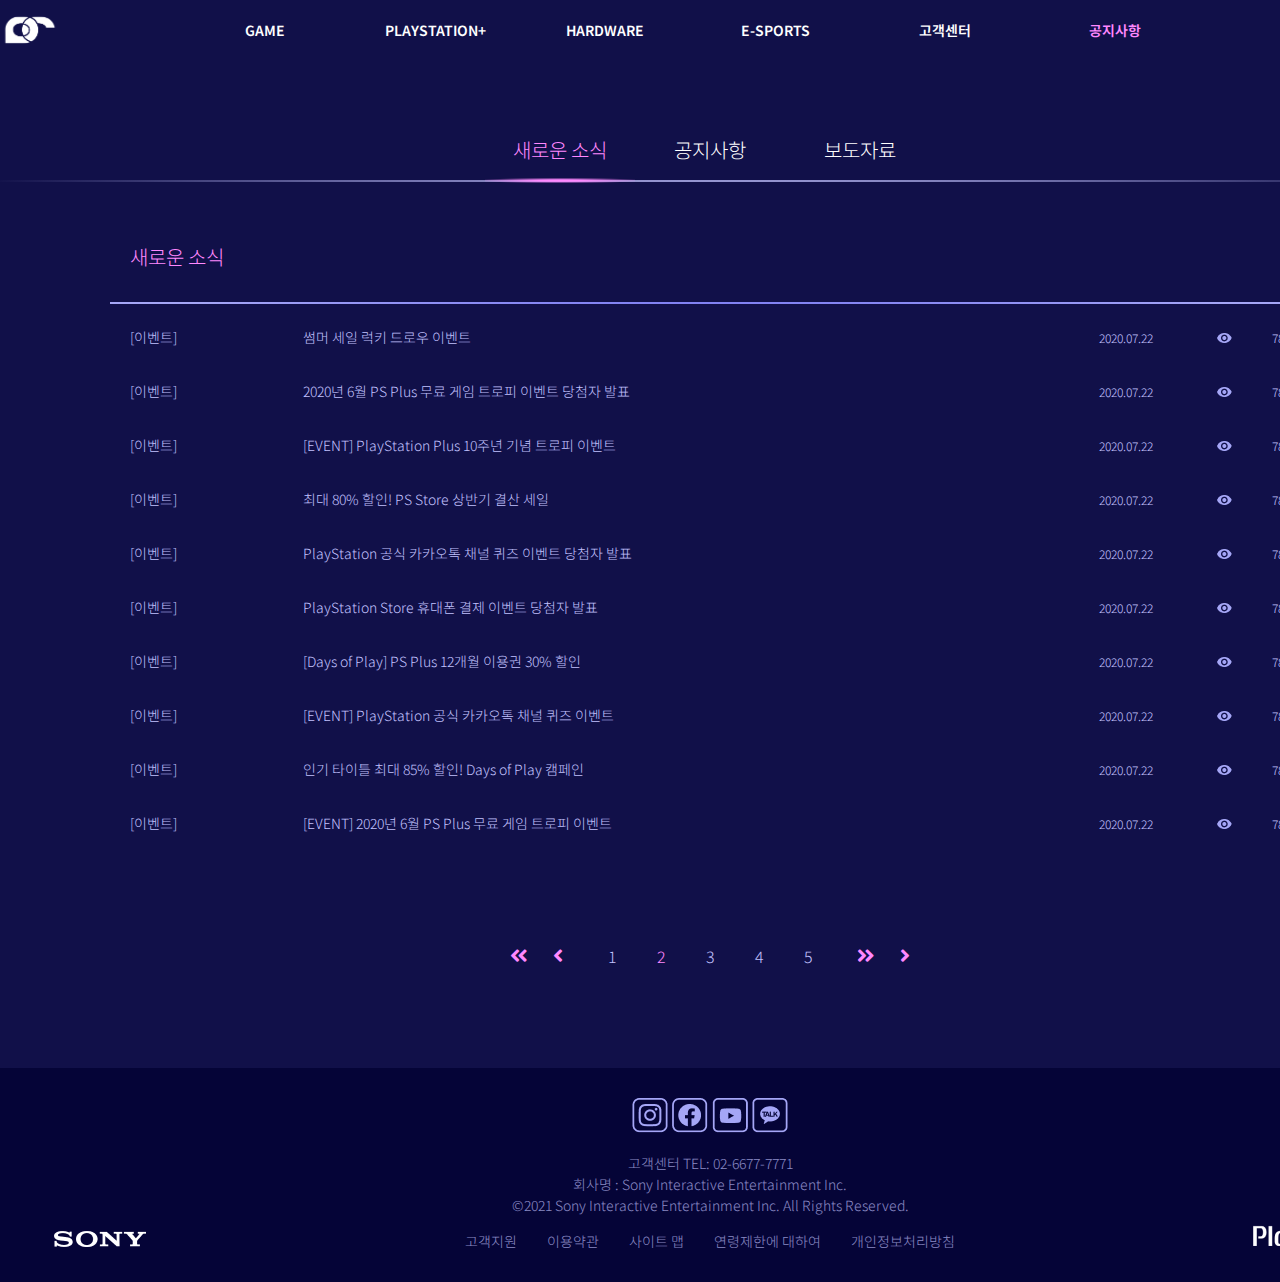
<file: html/sub05_notice-breaknews.html>
<!DOCTYPE html>
<html lang="en">

<head>
    <meta charset="UTF-8" />
    <meta http-equiv="X-UA-Compatible" content="IE=edge" />
    <meta name="viewport" content="width=device-width, initial-scale=1.0" />

    <link rel="stylesheet" href="../css/common.css" />
    <link rel="stylesheet" href="../css/slide.css" />
    <link rel="stylesheet" href="../css/sub05_notice.css" />
    <link rel="stylesheet" href="https://use.fontawesome.com/releases/v5.7.2/css/all.css" />
	<link rel="icon" type="image/x-icon" href="../image_logo/main_logo.png" />

    <title>sub05_notice_새로운소식</title>
</head>

<body>
    <!-- 헤더 -->
    <header class="header">
        <div class="inner">
            <h1 class="logo">
                <a href="../index.html">
                    <img src="../image_logo/sub_logo.png" alt="logo" />
                </a>
            </h1>
            <nav class="gnb_wrap">
                <ul class="global_nav_bar fs_14">
                    <li>
                        <a href="../html/sub01_game.html">GAME</a>
                    </li>
                    <li><a href="../html/sub02_ps-plus.html">PLAYSTATION+</a></li>
                    <li><a href="#">HARDWARE</a></li>
                    <li><a href="../html/sub03_e-sports.html">E-SPORTS</a></li>
                    <li><a href="../html/sub04_customer.html">고객센터</a></li>
                    <li>
                        <a href="../html/sub05_notice-breaknews.html"><span>공지사항</span></a
              >
            </li>
          </ul>
          <ul class="local_nav_bar">
            <li>
              <ul class="sub-menu">
                <li>플레이스테이션 스토어</li>
                <li>PS5</li>
                <li>PS4</li>
                <li>PS VR</li>
                <li>PS PLUS</li>
                <li>프로모션</li>
              </ul>
            </li>
            <li>
              <ul class="sub-menu">
                <li>정기구독</li>
                <li>기프트카드</li>
                <li>혜택</li>
                <li>PS5 엔터테인먼트</li>
                <li>PS4 엔터테인먼트</li>
              </ul>
            </li>
            <li>
              <ul class="sub-menu">
                <li>PS5</li>
                <li>PS4</li>
                <li>PS4 프로</li>
                <li>PS4 VR</li>
                <li>무선 컨트롤러</li>
                <li>무선 헤드셋</li>
              </ul>
            </li>
            <li>
              <ul class="sub-menu">
                <li>토너먼트</li>
                <li>playstation ARENA</li>
              </ul>
            </li>
            <li>
              <ul class="sub-menu">
                <li>고객지원</li>
                <li>자주있는 질문</li>
                <li>제품 등록 / 보증</li>
                <li>나의 PSN 상태</li>
              </ul>
            </li>
            <li>
              <ul class="sub-menu">
                <li>새로운 소식</li>
                <li>공지사항</li>
                <li>보도자료</li>
              </ul>
            </li>
          </ul>
        </nav>
                <nav class="mobile_gnb_wrap">
          <ul class="mobile_global_nav_bar fs_14">
            <li>
              <div class="main-menu">
                <a href="../html/sub01_game.html">GAME</a>
                        <i class="fa fa-sort-down"></i>
        </div>
        <div class="mobile_sub-menu active">
            <p>플레이스테이션 스토어</p>
            <p>PS5</p>
            <p>PS4</p>
            <p>PS VR</p>
            <p>PS PLUS</p>
            <p>프로모션</p>
        </div>
        </li>
        <li>
            <div class="main-menu">
                <a href="../html/sub02_ps-plus.html">PLAYSTATION+</a>
                <i class="fa fa-sort-down"></i>
            </div>
            <div class="mobile_sub-menu">
                <p>정기구독</p>
                <p>기프트카드</p>
                <p>혜택</p>
                <p>PS5 엔터테인먼트</p>
                <p>PS4 엔터테인먼트</p>
            </div>
        </li>
        <li>
            <div class="main-menu">
                <a href="#">HARDWARE</a>
                <i class="fa fa-sort-down"></i>
            </div>
            <div class="mobile_sub-menu">
                <p>PS5</p>
                <p>PS4</p>
                <p>PS4 프로</p>
                <p>PS4 VR</p>
                <p>무선 컨트롤러</p>
                <p>무선 헤드셋</p>
            </div>
        </li>
        <li>
            <div class="main-menu">
                <a href="../html/sub03_e-sports.html">E-SPORTS</a>
                <i class="fa fa-sort-down"></i>
            </div>
            <div class="mobile_sub-menu">
                <p>토너먼트</p>
                <p>playstation ARENA</p>
            </div>
        </li>
        <li>
            <div class="main-menu">
                <a href="../html/sub04_customer.html">고객센터</a>
                <i class="fa fa-sort-down"></i>
            </div>
            <div class="mobile_sub-menu">
                <p>고객지원</p>
                <p>자주있는 질문</p>
                <p>제품 등록 / 보증</p>
                <p>나의 PSN 상태</p>
            </div>
        </li>
        <li>
            <div class="main-menu">
                <a href="../html/sub05_notice-breaknews.html">공지사항</a>
                <i class="fa fa-sort-down"></i>
            </div>
            <div class="mobile_sub-menu">
                <p>새로운 소식</p>
                <p>공지사항</p>
                <p>보도자료</p>
            </div>
        </li>
        </ul>
        </nav>
        <ul class="menu_icon">
            <li>
                <i class="fa fa-search"></i>
            </li>
            <li>
                <a href="../html/login.html"><i class="fa fa-user-circle"></i></a>
            </li>
            <li>
                <!-- <i class="fa fa-align-justify"></i> -->
                <div class="align_justify">
                    <span></span>
                    <span></span>
                    <span></span>
                </div>
            </li>
        </ul>
        </div>
    </header>

    <!-- 서치팝업 -->
    <div class="pop_search">
        <div class="close">
            <i class="fa fa-times-circle"></i>
        </div>
        <div class="search_input">
            <input type="search" placeholder="_search" />
            <i class="fa fa-search"></i>
        </div>
        <div class="underline"></div>
        <div class="saerch_tag">
            <div class="tag_button">
                <span>#데스루프</span>
            </div>
            <div class="tag_button">
                <span>#바이오하자드</span>
            </div>
        </div>
    </div>

    <div class="container">
        <!-- 메인 -->
        <main class="main">
            <!-- 새로운 소식/공지사항/보도자료 선택바 -->
            <div class="notice_menu">
                <div class="textwrap">
                    <div class="textbox active" data-tab="tab1">
                        <h1 class="fs_20">새로운 소식</h1>
                    </div>
                    <div class="textbox" data-tab="tab2">
                        <h1 class="fs_20">공지사항</h1>
                    </div>
                    <div class="textbox" data-tab="tab3">
                        <h1 class="fs_20">보도자료</h1>
            </div>
          </div>
          <div class="text_border "></div>
        </div>

        <!-- 새로운소식 -->
        <div class="tab-box tab1 active ">
          <div class="breaknews_wrap ">
            <h1>새로운 소식</h1>
            <div class="underline "></div>
            <table>
              <colgroup>
                <col />
                <col />
                <col />
                <col />
                <col />
              </colgroup>
              <tr>
                <td><p class="fs_14 ">[이벤트]</p></td>
                <td><p class="fs_14 ">썸머 세일 럭키 드로우 이벤트</p></td>
                <td><p class="fs_12 ">2020.07.22</p></td>
                <td>
                  <img src="../image_sub05/icon_view.png " alt="view " />
                </td>
                <td><p class="fs_12 ">782</p></td>
              </tr>
              <tr>
                <td><p class="fs_14 ">[이벤트]</p></td>
                <td><p class="fs_14 ">2020년 6월 PS Plus 무료 게임 트로피 이벤트 당첨자 발표</p></td>
                <td><p class="fs_12 ">2020.07.22</p></td>
                <td>
                  <img src="../image_sub05/icon_view.png " alt="view " />
                </td>
                <td><p class="fs_12 ">782</p></td>
              </tr>
              <tr>
                <td><p class="fs_14 ">[이벤트]</p></td>
                <td><p class="fs_14 ">[EVENT] PlayStation Plus 10주년 기념 트로피 이벤트</p></td>
                <td><p class="fs_12 ">2020.07.22</p></td>
                <td>
                  <img src="../image_sub05/icon_view.png " alt="view " />
                </td>
                <td><p class="fs_12 ">782</p></td>
              </tr>
              <tr>
                <td><p class="fs_14 ">[이벤트]</p></td>
                <td><p class="fs_14 ">최대 80% 할인! PS Store 상반기 결산 세일</p></td>
                <td><p class="fs_12 ">2020.07.22</p></td>
                <td>
                  <img src="../image_sub05/icon_view.png " alt="view " />
                </td>
                <td><p class="fs_12 ">782</p></td>
              </tr>
              <tr>
                <td><p class="fs_14 ">[이벤트]</p></td>
                <td><p class="fs_14 ">PlayStation 공식 카카오톡 채널 퀴즈 이벤트 당첨자 발표</p></td>
                <td><p class="fs_12 ">2020.07.22</p></td>
                <td>
                  <img src="../image_sub05/icon_view.png " alt="view " />
                </td>
                <td><p class="fs_12 ">782</p></td>
              </tr>
              <tr>
                <td><p class="fs_14 ">[이벤트]</p></td>
                <td><p class="fs_14 ">PlayStation Store 휴대폰 결제 이벤트 당첨자 발표</p></td>
                <td><p class="fs_12 ">2020.07.22</p></td>
                <td>
                  <img src="../image_sub05/icon_view.png " alt="view " />
                </td>
                <td><p class="fs_12 ">782</p></td>
              </tr>
              <tr>
                <td><p class="fs_14 ">[이벤트]</p></td>
                <td><p class="fs_14 ">[Days of Play] PS Plus 12개월 이용권 30% 할인</p></td>
                <td><p class="fs_12 ">2020.07.22</p></td>
                <td>
                  <img src="../image_sub05/icon_view.png " alt="view " />
                </td>
                <td><p class="fs_12 ">782</p></td>
              </tr>
              <tr>
                <td><p class="fs_14 ">[이벤트]</p></td>
                <td><p class="fs_14 ">[EVENT] PlayStation 공식 카카오톡 채널 퀴즈 이벤트</p></td>
                <td><p class="fs_12 ">2020.07.22</p></td>
                <td>
                  <img src="../image_sub05/icon_view.png " alt="view " />
                </td>
                <td><p class="fs_12 ">782</p></td>
              </tr>
              <tr>
                <td><p class="fs_14 ">[이벤트]</p></td>
                <td><p class="fs_14 ">인기 타이틀 최대 85% 할인! Days of Play 캠페인</p></td>
                <td><p class="fs_12 ">2020.07.22</p></td>
                <td>
                  <img src="../image_sub05/icon_view.png " alt="view " />
                </td>
                <td><p class="fs_12 ">782</p></td>
              </tr>
              <tr>
                <td><p class="fs_14 ">[이벤트]</p></td>
                <td><p class="fs_14 ">[EVENT] 2020년 6월 PS Plus 무료 게임 트로피 이벤트</p></td>
                <td><p class="fs_12 ">2020.07.22</p></td>
                <td>
                  <img src="../image_sub05/icon_view.png " alt="view " />
                </td>
                <td><p class="fs_12 ">782</p></td>
              </tr>
            </table>
          </div>
        </div>
        <!-- 공지사항 -->
        <div class="tab-box tab2 ">
          <div class="breaknews_wrap ">
            <h1>공지사항</h1>
            <div class="underline "></div>
            <table>
              <colgroup>
                <col />
                <col />
                <col />
                <col />
                <col />
              </colgroup>
              <tr>
                <td><p class="fs_14 ">[공지]</p></td>
                <td><p class="fs_14 ">PlayStation Store 관련 중요 변경 사항 안내</p></td>
                <td><p class="fs_12 ">2020.07.22</p></td>
                <td>
                  <img src="../image_sub05/icon_view.png " alt="view " />
                </td>
                <td><p class="fs_12 ">782</p></td>
              </tr>
              <tr>
                <td><p class="fs_14 ">[공지]</p></td>
                <td><p class="fs_14 ">PlayStation™Network내 LG유플러스 가입자 ‘휴대폰 결제’ 지원 관련 안내</p></td>
                <td><p class="fs_12 ">2020.07.22</p></td>
                <td>
                  <img src="../image_sub05/icon_view.png " alt="view " />
                </td>
                <td><p class="fs_12 ">782</p></td>
              </tr>
              <tr>
                <td><p class="fs_14 ">[공지]</p></td>
                <td><p class="fs_14 ">이용약관 변경에 대한 공지</p></td>
                <td><p class="fs_12 ">2020.07.22</p></td>
                <td>
                  <img src="../image_sub05/icon_view.png " alt="view " />
                </td>
                <td><p class="fs_12 ">782</p></td>
              </tr>
              <tr>
                <td><p class="fs_14 ">[공지]</p></td>
                <td><p class="fs_14 ">‘Ghost of Tsushima 컬렉터스 에디션’ 발매 취소 안내</p></td>
                <td><p class="fs_12 ">2020.07.22</p></td>
                <td>
                  <img src="../image_sub05/icon_view.png " alt="view " />
                </td>
                <td><p class="fs_12 ">782</p></td>
              </tr>
              <tr>
                <td><p class="fs_14 ">[공지]</p></td>
                <td><p class="fs_14 ">PlayStation™Network 내 ‘휴대폰 결제’ 지원 관련 안내</p></td>
                <td><p class="fs_12 ">2020.07.22</p></td>
                <td>
                  <img src="../image_sub05/icon_view.png " alt="view " />
                </td>
                <td><p class="fs_12 ">782</p></td>
              </tr>
              <tr>
                <td><p class="fs_14 ">[공지]</p></td>
                <td><p class="fs_14 ">PlayStation®3의 일부 메시지 기능 서비스 종료 안내</p></td>
                <td><p class="fs_12 ">2020.07.22</p></td>
                <td>
                  <img src="../image_sub05/icon_view.png " alt="view " />
                </td>
                <td><p class="fs_12 ">782</p></td>
              </tr>
              <tr>
                <td><p class="fs_14 ">[공지]</p></td>
                <td><p class="fs_14 ">모바일 기기용 PlayStation Communities app 서비스 종료 안내</p></td>
                <td><p class="fs_12 ">2020.07.22</p></td>
                <td>
                  <img src="../image_sub05/icon_view.png " alt="view " />
                </td>
                <td><p class="fs_12 ">782</p></td>
              </tr>
              <tr>
                <td><p class="fs_14 ">[공지]</p></td>
                <td><p class="fs_14 ">개인정보처리방침 변경에 대한 공지</p></td>
                <td><p class="fs_12 ">2020.07.22</p></td>
                <td>
                  <img src="../image_sub05/icon_view.png " alt="view " />
                </td>
                <td><p class="fs_12 ">782</p></td>
              </tr>
              <tr>
                <td><p class="fs_14 ">[공지]</p></td>
                <td><p class="fs_14 ">PlayStation 4의 Facebook 연결 기능 지원 종료 안내</p></td>
                <td><p class="fs_12 ">2020.07.22</p></td>
                <td>
                  <img src="../image_sub05/icon_view.png " alt="view " />
                </td>
                <td><p class="fs_12 ">782</p></td>
              </tr>
              <tr>
                <td><p class="fs_14 ">[공지]</p></td>
                <td><p class="fs_14 ">개인정보처리방침 변경에 대한 공지</p></td>
                <td><p class="fs_12 ">2020.07.22</p></td>
                <td>
                  <img src="../image_sub05/icon_view.png " alt="view " />
                </td>
                <td><p class="fs_12 ">782</p></td>
              </tr>
            </table>
          </div>
        </div>
        <!-- 보도자료 -->
        <div class="tab-box tab3 ">
          <div class="breaknews_wrap ">
            <h1>보도자료</h1>
            <div class="underline "></div>
            <table>
              <colgroup>
                <col />
                <col />
                <col />
                <col />
                <col />
              </colgroup>
              <tr>
                <td><p class="fs_14 ">[뉴스]</p></td>
                <td><p class="fs_14 ">SIEK, PlayStation®5용 Destruction AllStars 2020년 11월 12일(목) 출시</p></td>
                <td><p class="fs_12 ">2020.07.22</p></td>
                <td>
                  <img src="../image_sub05/icon_view.png " alt="view " />
                </td>
                <td><p class="fs_12 ">782</p></td>
              </tr>
              <tr>
                <td><p class="fs_14 ">[뉴스]</p></td>
                <td><p class="fs_14 ">SIEK, PlayStation®5 및 PlayStation®4용 Sackboy: A Big Adventure 2020년 11월 12일(목) 출시</p></td>
                <td><p class="fs_12 ">2020.07.22</p></td>
                <td>
                  <img src="../image_sub05/icon_view.png " alt="view " />
                </td>
                <td><p class="fs_12 ">782</p></td>
              </tr>
              <tr>
                <td><p class="fs_14 ">[뉴스]</p></td>
                <td><p class="fs_14 ">SIEK, PlayStation®5용 Demon’s Souls 2020년 11월 12일(목) 출시</p></td>
                <td><p class="fs_12 ">2020.07.22</p></td>
                <td>
                  <img src="../image_sub05/icon_view.png " alt="view " />
                </td>
                <td><p class="fs_12 ">782</p></td>
              </tr>
              <tr>
                <td><p class="fs_14 ">[뉴스]</p></td>
                <td><p class="fs_14 ">PlayStation®5 11월 출시 PS5™ 디지털 에디션 399달러, PS5™ 499달러</p></td>
                <td><p class="fs_12 ">2020.07.22</p></td>
                <td>
                  <img src="../image_sub05/icon_view.png " alt="view " />
                </td>
                <td><p class="fs_12 ">782</p></td>
              </tr>
              <tr>
                <td><p class="fs_14 ">[뉴스]</p></td>
                <td><p class="fs_14 ">SIE, 획기적인 디자인의 PlayStation®5 및 차세대 콘솔을 위한 새로운 타이틀 다수 공개</p></td>
                <td><p class="fs_12 ">2020.07.22</p></td>
                <td>
                  <img src="../image_sub05/icon_view.png " alt="view " />
                </td>
                <td><p class="fs_12 ">782</p></td>
              </tr>
              <tr>
                <td><p class="fs_14 ">[뉴스]</p></td>
                <td><p class="fs_14 ">SIEK, PlayStation®5용 Demon’s Souls 2020년 11월 12일(목) 출시</p></td>
                <td><p class="fs_12 ">2020.07.22</p></td>
                <td>
                  <img src="../image_sub05/icon_view.png " alt="view " />
                </td>
                <td><p class="fs_12 ">782</p></td>
              </tr>
              <tr>
                <td><p class="fs_14 ">[뉴스]</p></td>
                <td><p class="fs_14 ">SIEK, PlayStation®5 및 PlayStation®4용 Sackboy: A Big Adventure 2020년 11월 12일(목) 출시</p></td>
                <td><p class="fs_12 ">2020.07.22</p></td>
                <td>
                  <img src="../image_sub05/icon_view.png " alt="view " />
                </td>
                <td><p class="fs_12 ">782</p></td>
              </tr>
              <tr>
                <td><p class="fs_14 ">[뉴스]</p></td>
                <td><p class="fs_14 ">SIE, 획기적인 디자인의 PlayStation®5 및 차세대 콘솔을 위한 새로운 타이틀 다수 공개</p></td>
                <td><p class="fs_12 ">2020.07.22</p></td>
                <td>
                  <img src="../image_sub05/icon_view.png " alt="view " />
                </td>
                <td><p class="fs_12 ">782</p></td>
              </tr>
              <tr>
                <td><p class="fs_14 ">[뉴스]</p></td>
                <td><p class="fs_14 ">SIEK, PlayStation®5용 Demon’s Souls 2020년 11월 12일(목) 출시</p></td>
                <td><p class="fs_12 ">2020.07.22</p></td>
                <td>
                  <img src="../image_sub05/icon_view.png " alt="view " />
                </td>
                <td><p class="fs_12 ">782</p></td>
              </tr>
              <tr>
                <td><p class="fs_14 ">[뉴스]</p></td>
                <td><p class="fs_14 ">PlayStation®5 11월 출시 PS5™ 디지털 에디션 399달러, PS5™ 499달러</p></td>
                <td><p class="fs_12 ">2020.07.22</p></td>
                <td>
                  <img src="../image_sub05/icon_view.png " alt="view " />
                </td>
                <td><p class="fs_12 ">782</p></td>
              </tr>
            </table>
          </div>
        </div>

        <!-- 페이지넘버 -->
        <div class="page_number ">
          <i class="fa fa-angle-double-left " aria-hidden="true "></i>
          <i class="fa fa-angle-left " aria-hidden="true "></i>
          <ul>
            <li><a href="# ">1</a></li>
            <li>
              <a href="# "><span>2</span></a>
            </li>
            <li><a href="# ">3</a></li>
            <li><a href="# ">4</a></li>
            <li><a href="# ">5</a></li>
          </ul>
          <i class="fa fa-angle-double-right " aria-hidden="true "></i>
          <i class="fa fa-angle-right " aria-hidden="true "></i>
        </div>
        
      </main>

      <footer class="footer ">
        <div class="sony_logo ">
          <img src="../image_main/sony_logo.png " alt="sony_logo " />
        </div>
        <div class="txtbox ">
          <div class="sns ">
            <a href="#">
              <img src="../icon/Instagram.png " alt="Instagram " />
            </a>
            <a href="#">
              <img src="../icon/Facebook.png " alt="Facebook " />
            </a>
            <a href="#">
              <img src="../icon/youtube.png " alt="youtube " />
            </a>
            <a href="#">
              <img src="../icon/kakaotalk.png " alt="kakaotalk " />
            </a>
          </div>
          <div class="copy ">
            <div class="adress ">
              <p>
                고객센터 TEL: 02-6677-7771<br />
                회사명 : Sony Interactive Entertainment Inc.<br />
                ©2021 Sony Interactive Entertainment Inc. All Rights Reserved.
              </p>
            </div>
          </div>
          <div class="support ">
            <ul>
              <li><a href="#">고객지원</a></li>
              <li><a href="#">이용약관</a></li>
              <li><a href="#">사이트 맵</a></li>
              <li><a href="#">연령제한에 대하여</a></li>
              <li><a href="#">개인정보처리방침</a></li>
            </ul>
          </div>
        </div>
        <div class="playstation_logo ">
          <img
            src="../image_main/playstation_logo.png "
            alt="playstation_logo "
          />
        </div>
      </footer>
    </div>

    <script src="../js/jquery-1.12.4.js "></script>
    <script>
      // 헤더 / 서치팝업
      $(".header .fa-search ").click(function () {
        $(".pop_search ").fadeToggle();
      });
      $(".pop_search .fa-times-circle ").click(function () {
        $(".pop_search ").fadeOut();
      });
      $(".menu_icon .align_justify ").click(function () {
        $(".header, header .global_nav_bar li a, .align_justify ").toggleClass(
          "active "
        );
      });
      // 모바일메뉴
      $(".mobile_global_nav_bar li ").click(function() {
        $(this).siblings().children(".main-menu ").removeClass("active ");
        $(this).children(".main-menu ").toggleClass("active ");

        $(".mobile_sub-menu ").stop().slideUp();
        $(this).children(".mobile_sub-menu ").stop().slideToggle();
      });
      // 새로운소식
      $(".textbox ").click(function () {
        $(this).siblings().removeClass("active ");
        $(this).addClass("active ");
        let clickTab = $(this).attr("data-tab ");
        $(".tab-box ").removeClass("active ");
        $(". " + clickTab).addClass("active ");
      });
    </script>
  </body>
</html>
</file>
<file: css/common.css>
/* 폰트 */

@import url("https://fonts.googleapis.com/css2?family=Noto+Sans+KR:wght@100;300;400;500;700;900&display=swap");

/* font-family: "Noto Sans KR", sans-serif; */

@import url("https://fonts.googleapis.com/css2?family=Orbitron:wght@400;500;600;700;800;900&display=swap");

/* font-family: "Orbitron", sans-serif; */


/* 리셋 css*/

html,
body,
div,
span,
applet,
object,
iframe,
h1,
h2,
h3,
h4,
h5,
h6,
p,
blockquote,
pre,
a,
abbr,
acronym,
address,
big,
cite,
code,
del,
dfn,
em,
img,
ins,
kbd,
q,
s,
samp,
small,
strike,
strong,
sub,
sup,
tt,
var,
b,
u,
i,
center,
dl,
dt,
dd,
ol,
ul,
li,
fieldset,
form,
label,
legend,
table,
caption,
tbody,
tfoot,
thead,
tr,
th,
td,
article,
aside,
canvas,
details,
embed,
figure,
figcaption,
footer,
header,
hgroup,
menu,
nav,
output,
ruby,
section,
summary,
time,
mark,
audio,
video {
    margin: 0;
    padding: 0;
    border: 0;
    font-size: 100%;
    font: inherit;
    vertical-align: baseline;
}

article,
aside,
details,
figcaption,
figure,
footer,
header,
hgroup,
menu,
nav,
section {
    display: block;
}

blockquote,
q {
    quotes: none;
}

blockquote:before,
blockquote:after,
q:before,
q:after {
    content: "";
    content: none;
}

table {
    border-collapse: collapse;
    border-spacing: 0;
}

html {
    scroll-behavior: smooth;
}

body {
    background-color: #111049;
    color: #c2c2ff;
    font-family: "Noto Sans KR", sans-serif;
    line-height: 1.5;
    font-weight: 300;
}

.container {
    min-width: 1420px;
    max-width: 1920px;
    position: relative;
    overflow: hidden;
}

a {
    text-decoration: none;
    color: #c2c2ff;
}

ol,
ul,
li {
    list-style: none;
}


/* 버튼 / 아이콘 */

.button {
    border: 2px solid #ff88ff;
    border-radius: 30px;
    display: inline-block;
    font-size: 14px;
    font-weight: 700;
    padding: 4px 25px;
    text-align: center;
    transition: 0.5s;
}

.button:hover {
    background-color: #ff88ff;
    transition: 0.5s;
}

.button a {
    color: #fff;
}

.button a:hover {
    font-weight: 700;
    color: #111049;
}

.fa {
    cursor: pointer;
    font-size: 22px;
    color: #c2c2ff;
    transition: 0.5s;
}

.fa:hover {
    color: #ff88ff;
}


/* 헤더 */

.header {
    width: 100%;
    height: 60px;
    box-sizing: border-box;
    position: fixed;
    left: 0;
    top: 0;
    background-color: #111049;
    z-index: 10000;
    transition: 1s;
    overflow: hidden;
}

.header.active {
    height: 340px;
    background-color: #050437;
}

.header .global_nav_bar li a.active {
    color: #ff88ff;
}

.header .inner {
    display: flex;
    justify-content: space-between;
    align-items: center;
    margin: 0px auto;
    width: 1400px;
    height: 60px;
    position: relative;
}

.logo {
    position: absolute;
    left: 0;
    top: 0;
}

.logo img {
    width: 60px;
    height: 60px;
}

.gnb_wrap {
    position: absolute;
    left: 50%;
    top: 0;
    transform: translateX(-50%);
}

.mobile_gnb_wrap {
    display: none;
}

.global_nav_bar,
.menu_icon {
    display: flex;
    align-items: center;
}

.global_nav_bar li a {
    color: #fff;
    font-weight: 600;
    transition: 1s;
}

.global_nav_bar li a:hover {
    color: #ff88ff;
    font-weight: 600;
}

.global_nav_bar li {
    width: 150px;
    height: 60px;
    line-height: 60px;
    margin-right: 20px;
    text-align: center;
}

.global_nav_bar li span {
    color: #ff88ff;
    font-weight: 600;
}

.local_nav_bar {
    display: flex;
}

.sub-menu {
    margin-top: 10px;
    font-size: 14px;
    text-align: center;
}

.sub-menu li {
    width: 150px;
    height: 40px;
    line-height: 40px;
    margin-right: 20px;
    cursor: pointer;
}

.sub-menu li:hover {
    color: #fff;
}

.menu_icon {
    position: absolute;
    right: 0;
    top: 0;
    height: 60px;
    align-items: center;
}

.menu_icon li {
    margin-right: 20px;
}

.menu_icon li:nth-child(3) {
    margin-right: 0;
}

.menu_icon .align_justify {
    width: 20px;
    height: 20px;
    cursor: pointer;
}

.menu_icon .align_justify span {
    display: block;
    width: 100%;
    height: 4px;
    border-radius: 4px;
    margin-bottom: 4px;
    background-color: #c2c2ff;
    transition: 0.5s;
}

.menu_icon .align_justify:hover span {
    background-color: #ff88ff;
}

.menu_icon .align_justify span:last-child {
    margin-bottom: 0;
}

.align_justify.active span:nth-child(1) {
    transform: translateY(0);
}

.align_justify.active span:nth-child(2) {
    transform: translateY(-8px);
}

.align_justify.active span:nth-child(3) {
    transform: translateY(-16px);
}


/* 서치팝업 */

.pop_search {
    display: none;
    position: fixed;
    left: 62%;
    top: 15px;
    width: 400px;
    height: 220px;
    background-color: #050437;
    border-radius: 20px;
    z-index: 20000;
    box-shadow: 5px 5px 5px rgba(0, 0, 0, 0.4);
}

.pop_search .fa-times-circle {
    position: absolute;
    top: 20px;
    right: 20px;
}

.search_input {
    display: flex;
    margin-top: 60px;
}

.search_input .fa-search,
.pop_search input {
    font-size: 18px;
    line-height: 40px;
}

.pop_search input {
    background-color: #050437;
    border: none;
    width: 300px;
    color: #ff88ff;
    padding-left: 50px;
}

.underline {
    display: block;
    height: 3px;
    background: radial-gradient(#6868f1 10%, transparent 70%);
}

.pop_search input:focus {
    outline: none;
}

.saerch_tag {
    margin-top: 30px;
    width: 300px;
    height: 50px;
    display: flex;
    justify-content: right;
}

.saerch_tag .tag_button span {
    line-height: 30px;
    font-size: 16px;
    padding: 0 15px;
    color: #ff88ff;
}

.saerch_tag .tag_button {
    background-color: #111049;
    border-radius: 20px;
    height: 30px;
    cursor: pointer;
    margin: 5px;
}


/* 페이지넘버 */

.page_number {
    max-width: 400px;
    margin: 0 auto;
    padding: 100px;
    display: flex;
    justify-content: space-between;
    align-items: center;
    text-align: center;
}

.page_number .fa {
    font-size: 20px;
    color: #ff88ff;
}

.page_number ul {
    display: flex;
}

.page_number ul li a {
    padding: 0px 20px;
}

.page_number ul li a span {
    color: #ff88ff;
}


/* 풋터 */

.sony_logo {
    width: 200px;
}

.playstation_logo {
    width: 200px;
    margin-bottom: -10px;
}

.footer {
    padding: 30px 0;
    background-color: #050437;
    display: flex;
    justify-content: space-between;
    align-items: flex-end;
    text-align: center;
}

.support ul {
    display: flex;
    align-items: center;
    justify-content: space-between;
}

.support ul li {
    padding: 0 15px;
    font-size: 14px;
}

.support ul li:first-child {
    padding-left: 0;
}

.support ul li:last-child {
    padding-right: 0;
}

.copy {
    margin: 15px 0;
}

.support,
.copy {
    font-size: 14px;
    color: #c2c2ff;
    opacity: 0.7;
}


/* 폰트사이즈 / 색상 / 정렬 /두께  */


/* font-size */

.fs_10 {
    font-size: 10px;
}

.fs_12 {
    font-size: 12px;
}

.fs_14 {
    font-size: 14px;
}

.fs_20 {
    font-size: 20px;
}

.fs_30 {
    font-size: 30px;
}

.fs_50 {
    font-size: 50px;
    color: #fff;
    font-family: "Orbitron", sans-serif;
    text-align: center;
    padding-top: 100px;
    word-spacing: 20px;
    font-weight: 600;
}


/* font-color */

.fc_pink {
    color: #ff88ff;
}


/* text-align */

.ta_c {
    text-align: center;
}


/* weight */

.fw_100 {
    font-weight: 100;
}

.fw_400 {
    font-weight: 400;
}

.fw_600 {
    font-weight: 600;
}

@media screen and (max-width: 767px) {
    /* 헤더 */
    .header .inner {
        width: 90%;
        margin: 0 auto;
    }
    .header.active {
        height: 100vh;
    }
    .global_nav_bar,
    .local_nav_bar {
        display: none;
    }
    .mobile_gnb_wrap {
        display: block;
        position: absolute;
        right: 100px;
        top: 80px;
    }
    .main-menu {
        width: 180px;
        line-height: 40px;
        position: relative;
    }
    .main-menu a {
        color: #ff88ff;
        font-weight: 600;
        font-size: 16px;
    }
    .main-menu.active .fa-sort-down {
        color: #ff88ff;
        transform: scaleY(-1);
        top: 5px;
    }
    .main-menu .fa-sort-down {
        line-height: 40px;
        position: absolute;
        top: -5px;
        right: 10px;
        color: #6868f1;
        cursor: pointer;
        transition: 0.5s;
    }
    .mobile_sub-menu {
        display: none;
        text-indent: 20px;
    }
    .mobile_sub-menu p {
        line-height: 20px;
        font-size: 14px;
        color: #fff;
    }
    .menu_icon {
        /*right: 80px;*/
    }
    .pop_search {
        left: 0;
        width: 350px;
    }
    .container {
        min-width: auto;
    }
    .sony_logo,
    .playstation_logo,
    .support {
        display: none;
    }
    .footer .txtbox {
        margin: 0 auto;
    }
    .fs_50 {
        font-size: 30px;
        margin: 0 auto;
        width: 90%;
    }
    .page_number {
        padding: 40px 30px 60px;
    }
    .page_number ul li a {
        padding: 0px 10px;
    }
}
</file>
<file: css/login.css>
body {
    height: 100vh;
    position: relative;
}

.main {
    width: 100vw;
    height: 100vh;
    position: relative;
}

.login_wrap {
    width: 300px;
    height: 380px;
    background-color: #050437;
    border-radius: 30px;
    position: absolute;
    top: 50%;
    left: 50%;
    transform: translate(-50%, -50%);
    text-align: center;
}

.inner {
    width: 260px;
    margin: 0 auto;
}

.top a img {
    width: 80px;
    height: 80px;
}

#close .fa:hover {
    cursor: pointer;
    color: #ff88ff;
}

#close .fa {
    position: absolute;
    top: 20px;
    right: 20px;
    font-size: 20px;
    color: #a5a6f6;
}

.inputBox {
    margin: 15px 0;
}

.inputBox input {
    width: 70%;
    padding: 15px;
    background-color: #050437;
    border-radius: 10px;
    border: 1px solid #a5a6f6;
    margin: 5px 0;
    color: #fff;
    font-weight: 600;
}

.inputBox .button {
    width: 70%;
    padding: 10px 15px;
    background: linear-gradient( 130deg, rgba(17, 16, 73, 0.3) 5%, rgba(255, 136, 255, 0.5) 65%, rgba(80, 75, 255, 0.5) 90%);
    border-radius: 10px;
    border: 1px solid #5d5fef;
    margin: 5px auto;
    margin-top: 20px;
    color: #fff;
}

::placeholder {
    color: #ff88ff;
    font-family: "Noto Sans KR", sans-serif;
    font-weight: 400;
}

.login_wrap ul {
    margin: 0 auto;
    width: 80%;
    display: flex;
    justify-content: space-between;
}

.login_wrap ul li {
    position: relative;
    text-align: right;
}

.help {
    margin-top: 20px;
    display: flex;
    justify-content: flex-end;
    align-items: center;
}

.help img {
    width: 12px;
    height: 12px;
    margin: 0 20px 0 5px;
}
</file>
<file: css/sub01_game.css>
/* 배너 */

.banner01 {
    background-image: url(../image_sub01/sub_bn_02.jpg);
    background-repeat: no-repeat;
    background-position: center;
    background-size: cover;
    position: relative;
}

.banner01 h1 {
    padding: 160px 0 120px 0;
    color: #fff;
    font-size: 40px;
    letter-spacing: 10px;
    text-align: center;
    background: rgba(0, 0, 0, 0.4);
}

.fs_50 {
    padding: 120px 0;
}

.store_wrap {
    width: 1450px;
    margin: 0 auto;
    display: flex;
}


/* 서치바 */

.sub_game_search {
    width: 260px;
    height: 200px;
    background-color: #050437;
    border: 1px solid #5d5fef;
    border-radius: 30px;
    margin: 0 20px 20px 0;
}

.sub_game_search .searchbox {
    text-align: center;
    padding: 20px;
    position: relative;
}

.sub_game_search .searchbox input {
    border-radius: 10px;
    border: 2px solid #5d5fef;
    background-color: #050437;
    width: 200px;
    padding: 10px 40px;
    height: 34px;
    color: #ff88ff;
}

.sub_game_search .searchbox img {
    width: 22px;
    position: absolute;
    bottom: 25px;
    right: 40px;
}

.sub_game_search .text_box {
    text-align: center;
}

.sub_game_search .text_box p {
    margin-bottom: 20px;
}

.sub_game_search .text_box strong {
    color: #ff88ff;
    cursor: pointer;
}

.sub01_game .search_tag {
    display: flex;
    justify-content: center;
}

.sub01_game .align .search_tag .tag_button {
    background-color: #050437;
    margin-bottom: 0;
    line-height: 35px;
    height: 35px;
    padding: 0 15px;
}

.sub01_game .search_tag .tag_button {
    background-color: #111049;
    border-radius: 20px;
    height: 30px;
    line-height: 30px;
    padding: 0px 15px;
    margin: 0px 5px;
    margin-bottom: 20px;
    font-size: 16px;
    color: #ff88ff;
}

.sub01_game .search_tag .fa-times {
    font-size: 16px;
    margin-left: 5px;
}


/* 카테고리바 */

input[type="range"]::-webkit-slider-runnable-track {
    width: 200px;
    height: 2px;
    cursor: pointer;
    background: #c2c2ff;
    border-radius: 10px;
}

.category_bar {
    width: 260px;
    height: 760px;
    background-color: #050437;
    border: 1px solid #5d5fef;
    border-radius: 30px;
    margin: 0 20px 0 0px;
    text-align: center;
}

.category_bar ul {
    padding: 30px 0;
    font-size: 16px;
    position: relative;
}

.category_bar ul li {
    padding: 10px 30px;
}

.category_bar span {
    color: #ff88ff;
}

.category_bar ul li:nth-child(3) a {
    font-size: 30px;
    color: #fff;
}

.category_bar .genre ul {
    font-size: 20px;
    height: 250px;
    overflow: auto;
    background-color: #111049;
    border: 1px solid #5d5fef;
    border-radius: 30px;
    margin-top: 20px;
}

.category_bar .genre ul::-webkit-scrollbar {
    display: none;
}

.category_bar ul li a {
    color: #c2c2ff;
    font-size: 16px;
    padding: 10px 0;
}

.category_bar .genre ul li a {
    color: #fff;
    font-size: 16px;
    padding: 10px 0;
}

a {
    text-decoration: none;
}

li {
    list-style: none;
}


/* 정렬기준 */

.filter {
    display: none;
    width: 60px;
    height: 24px;
    border-radius: 10px;
    background-color: #050437;
    margin: 40px;
    text-align: center;
    font-size: 14px;
    color: #ff88ff;
}

.filter .fa {
    font-size: 12px;
    color: #ff88ff;
    margin-left: 5px;
}

.align,
.align_tag,
.tag_button {
    display: flex;
    align-items: center;
}

.align .criterion ul {
    display: flex;
    padding-left: 10px;
    margin-left: 10px;
}

.align .criterion ul li {
    padding: 5px 10px;
    position: relative;
}

.align .criterion ul li::after {
    content: "";
    display: block;
    width: 1px;
    height: 15px;
    background-color: #c2c2ff;
    position: absolute;
    right: 0;
    top: 12px;
}

.align .criterion ul li:nth-child(2):after,
.align .criterion ul li:nth-child(4):after {
    display: none;
}

.align .criterion ul li span {
    color: #ff88ff;
}

.align .align_tag .tag_button {
    background-color: #050437;
    border-radius: 30px;
    padding: 0 10px;
    margin-left: 20px;
}

.align .align_tag .tag_button a {
    color: #ff88ff;
    padding: 5px;
}


/* 게임박스 */

.y_00::after,
.y_12::after,
.y_15::after,
.y_18::after {
    content: "";
    width: 40px;
    height: 40px;
    border-radius: 50%;
    display: block;
    position: absolute;
    right: 2px;
    top: 2px;
    border: 10px solid #050437;
}

.y_00::after {
    background-color: #058f45;
}

.y_12::after {
    background-color: #5d5fef;
}

.y_15::after {
    background-color: #fcc106;
}

.y_18::after {
    background-color: #ed1c24;
}

.game_box_wrap {
    display: flex;
    flex-wrap: wrap;
}

.game_box_wrap img {
    width: 240px;
    border-radius: 20px;
}

.game_box:hover {
    border: 3px solid #ff88ff;
    transition: 00.5s;
}

.game_box {
    border: 3px solid #111049;
    border-radius: 30px;
    background-color: #050437;
    padding: 10px;
    width: 240px;
    height: 420px;
    margin: 20px 10px;
    position: relative;
}

.game_box .year {
    color: #fff;
    position: absolute;
    width: 60px;
    height: 60px;
    top: 3px;
    right: 2px;
    z-index: 2;
}

.game_box .year p {
    font-size: 20px;
    line-height: 60px;
    text-align: center;
    font-weight: 600;
}

.price {
    font-weight: 600;
    align-items: flex-end;
}

.price h2 {
    font-size: 28px;
}

.price h3 {
    font-size: 22px;
}

.price h1 {
    font-size: 34px;
}

.checkable,
.discount,
.price {
    display: flex;
    justify-content: space-between;
}

.checkable,
.game_name,
.discount,
.price {
    padding: 4px 8px;
    cursor: pointer;
}

.checkable {
    font-size: 14px;
}

.checkable .consol {
    color: #fff;
    font-weight: bold;
}

.game_name h4 {
    margin: 10px 0;
    color: #fff;
    font-size: 16px;
    font-weight: bold;
    font-family: "Orbitron", sans-serif;
}

.game_name h4:hover {
    color: #ff88ff;
    transition: 00.2s;
}

.discount h5 {
    color: #fff;
    letter-spacing: 2px;
}

.discount .plus span {
    color: yellow;
}

.discount .ea span {
    color: red;
}

.price h3 {
    font-weight: lighter;
}

.price h1 {
    color: #ff88ff;
}

@media screen and (max-width: 767px) {
    .option_bar,
    .align,
    .checkable,
    .discount {
        display: none;
    }
    .banner01 h1 {
        font-size: 30px;
    }
    .fs_50 {
        padding: 30px 0;
    }
    .game_box_wrap {
        display: flex;
        justify-content: center;
        flex-wrap: wrap;
        width: 100vw;
        margin: 0 auto;
    }
    .game_box_wrap img {
        width: 140px;
        border-radius: 10px;
    }
    .game_box {
        border: 3px solid #111049;
        border-radius: 20px;
        background-color: #050437;
        padding: 10px;
        width: 145px;
        height: 250px;
        margin: 10px 5px;
        position: relative;
    }
    .game_box .year {
        position: absolute;
        width: 30px;
        height: 30px;
        top: 6px;
        right: 6px;
        z-index: 2;
    }
    .game_box .year p {
        color: #fff;
        font-size: 12px;
        line-height: 30px;
        text-align: center;
        font-weight: 600;
    }
    .price h2 {
        font-size: 14px;
    }
    .price h3 {
        font-size: 14px;
    }
    .price h1 {
        font-size: 20px;
    }
    .game_name h4 {
        width: 120px;
        height: 40px;
        overflow: hidden;
        font-size: 14px;
    }
    .y_00::after,
    .y_12::after,
    .y_15::after,
    .y_18::after {
        content: "";
        width: 30px;
        height: 30px;
        border-radius: 50%;
        display: block;
        position: absolute;
        right: 2px;
        top: 2px;
        border: 5px solid #050437;
    }
    .box_15,
    .box_16 {
        display: none;
    }
    .filter {
        display: block;
    }
}
</file>
<file: css/sub02_ps-plus.css>
/* 배너 */

.banner01 {
  background-image: url(../image_sub02/bn_01.jpg);
  background-repeat: no-repeat;
  background-size: cover;
  background-position: center;
  padding: 140px 150px 60px 150px;
  display: flex;
  justify-content: space-between;
  color: #fff;
  font-family: "Orbitron", sans-serif;
  position: relative;
}

.banner01 .txtbox {
  padding: 140px 0;
}
.banner01 .txtbox .fs_30 {
  padding: 30px 0;
}
.banner01 .txtbox p {
  padding-bottom: 20px;
}

/* 가입하기 */

.join .fs_20 {
  padding: 20px 0 30px;
  font-weight: 300;
}

.join .fs_30 {
  color: #ff88ff;
  font-weight: 700;
  margin-bottom: 20px;
}

.month_wrap,
.month_00,
.discount {
  display: flex;
  align-items: center;
  margin-bottom: 30px;
}

.month_wrap {
  max-width: 95%;
  margin: 0 auto;
  justify-content: center;
  font-family: "Orbitron", sans-serif;
}

.month_00:hover {
  transform: translateY(-20px);
}
.month_00 {
  justify-content: space-between;
  border-radius: 30px;
  padding: 40px;
  width: 420px;
  margin: 20px;
  position: relative;
  background: linear-gradient(
    145deg,
    rgba(40, 40, 160, 1) 10%,
    rgba(40, 40, 160, 0.5) 30%,
    rgba(5, 5, 55, 0.5) 70%,
    rgba(5, 5, 55, 1) 90%
  );
  cursor: pointer;
  transition: 0.5s;
}

.sale_tag::after {
  content: "";
  width: 50px;
  height: 50px;
  background-color: #ff88ff;
  border: 14px solid #111049;
  border-radius: 50%;
  position: absolute;
  right: -10px;
  top: -10px;
  z-index: 1;
}

.month_wrap .month_00 .joinMonth_image img {
  width: 200px;
  height: 200px;
}

.month_wrap .month_00 .txtbox .discount img {
  width: 35px;
  height: 35px;
}

.discount_tag {
  position: absolute;
  right: 7px;
  top: 19px;
  color: #050437;
  font-weight: 600;
  font-size: 12px;
  z-index: 2;
}

.join h5 {
  margin-top: 20px;
  text-align: center;
  font-size: 12px;
  font-weight: 100;
}

/* 기프트카드 */

.giftcard_buy {
  height: 1500px;
  position: relative;
}

.giftcard_wrap {
  position: absolute;
  bottom: 20px;
  left: 50%;
  transform: translateX(-50%);
  text-align: center;
}
.giftcard_wrap .fs_14 {
  margin-top: 20px;
}

.giftcard_wrap .fs_20 {
  padding: 40px 0;
  font-family: "Orbitron", sans-serif;
  color: #fff;
}

.article_plus_gift,
.article_store_gift {
  position: relative;
  width: 1200px;
  margin-top: 50px;
}
.article_plus_gift {
  height: 580px;
  box-sizing: border-box;
}

.article_store_gift {
  height: 480px;
  box-sizing: border-box;
}
.card_list img {
  cursor: pointer;
}

.giftcard_wrap .button a {
  color: #111049;
}
.giftcard_wrap .button a:hover {
  color: #111049;
}
.giftcard_wrap .button:hover {
  animation: none;
  background-color: #ff88ff;
  border: 2px solid #ff88ff;
}
.giftcard_wrap .button {
  position: absolute;
  z-index: 100;
  background-color: #fff;
  border: 2px solid #fff;
  top: 90%;
  left: 50%;
  transform: translate(-50%, -50%);
  animation-name: buttonScale;
  animation-duration: 1s;
  animation-iteration-count: infinite;
  animation-timing-function: linear;
  animation-direction: alternate;
}

/* 주요혜택 */

.benefit_wrap {
  display: flex;
  align-items: center;
  flex-wrap: wrap;
  max-width: 1200px;
  margin: 0 auto;
  padding-top: 80px;
  margin-bottom: 80px;
}

.benefit_box {
  width: 480px;
  height: 800px;
  padding: 40px;
  background-color: #050437;
  border-radius: 30px;
  margin: 20px;
  text-align: center;
}

.benefit_box .icon {
  width: 120px;
  height: 120px;
}

.benefit_box .fs_30 {
  color: #fff;
  padding: 15px 0;
}
.benefit_box .fs_12 {
  padding: 10px 0;
}
.benefit_box .button {
  margin-top: 30px;
}
@keyframes buttonScale {
  to {
    box-shadow: 0px 0px 3px 3px #fff;
  }
}

@media screen and (max-width: 767px) {
  .banner01 {
    padding: 100px 0 50px 0;
  }
  .banner01 .txtbox {
    position: absolute;
    left: 50%;
    transform: translateX(-50%);
    bottom: 30px;
    padding: 0;
    text-align: center;
    width: 80%;
  }
  .hd_card {
    margin: 0 auto;
    padding-bottom: 150px;
  }
  .month_wrap {
    flex-direction: column;
  }
  .month_00 {
    width: 300px;
    padding: 20px;
  }
  .month_00 .txtbox {
    text-align: center;
  }

  .sale_tag::after {
    content: "";
    width: 36px;
    height: 36px;
    background-color: #ff88ff;
    border: 8px solid #111049;
    border-radius: 50%;
    position: absolute;
    right: -10px;
    top: -10px;
    z-index: 1;
  }

  .month_wrap .month_00 .joinMonth_image img {
    width: 130px;
    height: 130px;
  }

  .month_wrap .month_00 .txtbox .discount img {
    width: 20px;
    height: 20px;
  }

  .discount_tag {
    position: absolute;
    right: 0px;
    top: 8px;
    font-weight: 600;
    font-size: 10px;
    z-index: 2;
  }

  .join h5 {
    margin-top: 20px;
    text-align: center;
    font-size: 12px;
    font-weight: 100;
  }

  .join .fs_20 {
    padding: 10px 0 15px;
  }

  .join .fs_30 {
    margin-bottom: 10px;
  }

  .benefit_wrap {
    flex-direction: column;
  }
  .benefit_box {
    width: 300px;
    height: 500px;
    margin: 10px 0;
    padding: 20px;
  }
  .benefit_box .icon {
    width: 60px;
    height: 60px;
  }
  .fs_12.notice {
    display: none;
  }

  .benefit_box .benefit_img {
    width: 250px;
    height: auto;
  }
}
</file>
<file: css/sub03_e-sports.css>
/* button */

.signUp .button {
  border: none;
}

.signUp .button::after {
  content: "";
  position: absolute;
  right: 0;
  top: 0;
  width: 0;
  height: 100%;
  transition: all 1s;
}

.signUp .botton:hover::after {
  width: 100%;
}

.population,
.signUp .button {
  font-weight: 400;
  line-height: 20px;
  transition: 0.5s;
}
.signUp .button a:hover {
  color: #111049;
}
.signUp .button a {
  color: #111049;
  font-weight: 600;
}

/* 배너 */

.banner01 {
  background-position: center;
  background-repeat: no-repeat;
  background-size: cover;
  background: linear-gradient(
      to bottom,
      rgba(17, 16, 73, 0.1) 10%,
      rgba(17, 16, 73, 0.5) 30%,
      rgba(17, 16, 73, 0.85) 70%,
      rgba(17, 16, 73, 1) 95%
    ),
    url(../image_sub03/banner01.jpg);
}
.banner01 h1 {
  padding: 210px 160px 120px 0;
  text-align: right;
  font-size: 30px;
  letter-spacing: 5px;
  color: #fff;
  font-weight: 400;
  white-space: nowrap;
}

/* 정렬기준 상단바 */

.alignbar {
  width: 80%;
  margin: 0 auto;
  background-color: #050437;
  display: flex;
  justify-content: space-between;
  align-items: center;
  text-align: right;
  font-family: "Orbitron", sans-serif;
  margin-top: 120px;
}

.game,
.date,
.console {
  display: flex;
  justify-content: right;
}
.alignbar img {
  width: 20px;
  height: 15px;
  padding: 5px 20px 0px 20px;
}
.game {
  padding: 20px 0;
  width: 50%;
}
.date {
  width: 30%;
}

/* 토너먼트 리스트 */

.tournament_wrap {
  width: 80%;
  margin: 0 auto;
  margin-top: 60px;
  font-family: "Orbitron", sans-serif;
}

.match_list {
  position: relative;
  border-top: 5px solid #111049;
}

.match_list::after {
  content: "";
  position: absolute;
  right: 0;
  top: 0;
  width: 0;
  height: 100%;
  transition: all 1s;
}

.match_list:hover::after {
  width: 100%;
  background: linear-gradient(
    to right,
    rgba(17, 16, 73, 1) 20%,
    rgba(255, 136, 255, 0.3) 75%,
    rgba(80, 75, 255, 0.7) 95%
  );
}

.match_list:hover .population {
  display: none;
}

.list-wrap {
  display: flex;
  justify-content: space-between;
  align-items: center;
  position: relative;
  z-index: 10;
}

.list.img {
  width: 100px;
  height: 100px;
}
.list.title {
  width: 40%;
}
.list.option {
  display: flex;
}
.list.date {
  display: block;
  width: 10%;
}
.list.signUp {
  width: 15%;
  text-align: center;
  color: #ff88ff;
}

.consoletype,
.vs,
.prizes {
  align-content: center;
  text-align: center;
  margin: 0 15px;
}

.population {
  margin-top: 15px;
}

@media screen and (max-width: 767px) {
  .banner01 {
    background-position-x: 30%;
  }
  .alignbar {
    width: 90%;
    margin-top: 60px;
  }

  .alignbar img {
    width: 15px;
    height: 12px;
    padding: 5px 25px 0px 5px;
  }
  .game {
    padding: 20px 0;
    width: 50%;
  }
  .date {
    width: 30%;
  }
  .list-wrap {
    flex-wrap: wrap;
    justify-content: center;
    margin: 5px 0;
    padding: 15px;
    border-radius: 10px;
  }
  .match_list {
    background: #050437;
  }
  .fc_fff {
    color: #fff;
    font-size: 14px;
  }
  .list.img {
    width: 40%;
    margin-bottom: 20px;
  }
  .list.title {
    width: 60%;
    font-size: 14px;
    line-height: 1.2;
  }
  .list.date {
    width: 50%;
    text-align: center;
  }
  .list.signUp {
    width: 50%;
  }
  .list.signUp a {
    color: #ff88ff;
  }
  .consoletype,
  .vs,
  .prizes {
    display: none;
  }
  .population {
    margin: 0;
    color: #c2c2ff;
  }
  .match_list:hover .population {
    display: block;
  }
}
</file>
<file: css/sub04_customer.css>
/* 배너 */

.banner01 {
  background-color: #050437;
  text-align: center;
  margin-bottom: 80px;
}
.banner01 h1 {
  padding-top: 150px;
}

.search_bar {
  width: 40%;
  margin: 0 auto;
}
.search_bar .searchbox {
  text-align: center;
  padding: 20px 0px 80px 0px;
  position: relative;
}

.search_bar .searchbox input {
  border-radius: 30px;
  border: 2px solid #5d5fef;
  background-color: #050437;
  width: 100%;
  padding: 10px 100px;
  height: 50px;
  color: #ff88ff;
}
.search_bar .searchbox ::placeholder {
  color: #ff88ff;
}
.search_bar .searchbox img {
  position: absolute;
  width: 30px;
  bottom: 90px;
  right: 40px;
}

/* 범주별 찾기 */
#category > h1 {
  text-align: center;
  color: #fff;
}

.category_wrap {
  width: 90%;
  margin: 0 auto;
  display: flex;
  justify-content: space-between;
  align-items: center;
  padding-top: 40px;
}

.categorybox p {
  margin-top: 10px;
}
.categorybox {
  background-color: #050437;
  border: 2px solid #111049;
  box-sizing: border-box;
  border-radius: 20px;
  width: 16%;
  height: 120px;
  text-align: center;
  margin: 10px;
  padding: 10px;
  position: relative;
  color: #fff;
  cursor: pointer;
}

.categorybox.active {
  border: 2px solid #ff88ff;
  background: linear-gradient(
    135deg,
    rgba(255, 135, 255, 0.1) 5%,
    rgba(255, 135, 255, 0.3) 50%,
    rgba(79, 75, 255, 1) 90%
  );
  box-sizing: border-box;
  transition: 2s;
  color: #050437;
  font-weight: 600;
}

.tab-box.active {
  display: block;
}

.tab-box {
  display: none;
  margin-bottom: 80px;
}

.itembox {
  width: 100%;
  position: absolute;
  top: 50%;
  left: 50%;
  transform: translate(-50%, -50%);
  align-self: center;
}

/* 하위질문 */

.account_question {
  width: 90%;
  margin: 0 auto;
  display: flex;
  justify-content: center;
  align-items: center;
  flex-wrap: wrap;
  padding-top: 100px;
}

.questionbox:hover {
  border: 2px solid #ff88ff;
  background: linear-gradient(
    135deg,
    rgba(255, 135, 255, 0.1) 5%,
    rgba(255, 135, 255, 0.3) 50%,
    rgba(79, 75, 255, 1) 90%
  );
  box-sizing: border-box;
  color: #fff;
  transition: 1s;
}
.questionbox {
  background-color: #050437;
  border: 2px solid #111049;
  box-sizing: border-box;
  border-radius: 20px;
  text-align: center;
  padding: 20px;
  width: 25%;
  height: 180px;
  margin: 10px;
  position: relative;
  cursor: pointer;
}
.questionbox .txtbox {
  width: 100%;
  position: absolute;
  top: 50%;
  left: 50%;
  transform: translate(-50%, -50%);
  align-self: center;
}
.questionbox .txtbox .fs_20 {
  color: #fff;
  margin-bottom: 20px;
}
.questionbox .txtbox .fs_14:hover {
  color: #050437;
  font-weight: 600;
}
.questionbox .txtbox .fs_14 {
  line-height: 24px;
  transition: 0.5s;
}

@media screen and (max-width: 767px) {
  .search_bar {
    width: 90%;
  }

  .search_bar .searchbox input {
    padding: 10px 20px;
  }

  .category_wrap {
    flex-direction: column;
  }
  .categorybox p {
    margin: 5px;
    padding: 5px;
    font-size: 14px;
  }
  .categorybox {
    border: 1px solid #111049;
    border-radius: 10px;
    width: 90%;
    height: 100px;
    margin: 5px;
    padding: 15px 0 10px 0;
  }

  .categorybox.active {
    border: 1px solid #ff88ff;
  }

  /* 하위질문 */

  .account_question {
    width: 90%;
    margin: 0 auto;
    display: flex;
    flex-direction: column;
    flex-wrap: wrap;
    padding-top: 20px;
  }

  .questionbox:hover {
    border: 1px solid #ff88ff;
  }
  .questionbox {
    border: 1px solid #111049;
    width: 100%;
    padding: 0px;
    margin: 10px 0;
  }

  .questionbox .txtbox .fs_20 {
    color: #fff;
    margin-bottom: 20px;
  }
  .questionbox .txtbox .fs_14:hover {
    color: #050437;
    font-weight: 600;
  }
  .questionbox .txtbox .fs_14 {
    line-height: 24px;
    transition: 0.5s;
  }
}
</file>
<file: css/sub05_notice.css>
/* 새로운 소삭/공지사항/보도자료 선택바*/

.notice_menu {
  width: 100%;
}

.notice_menu .textwrap {
  width: 100%;
  height: 50px;
  padding-top: 130px;
  display: flex;
  justify-content: center;
  align-items: center;
  text-align: center;
}

.textbox .h1 {
  line-height: 40px;
}
.textbox {
  cursor: pointer;
  height: 40px;
  width: 150px;
  position: relative;
  color: #fff;
}
.textbox.active {
  color: #ff88ff;
}
.textbox.active::after {
  content: "";
  display: block;
  position: absolute;
  bottom: -8px;
  width: 100%;
  height: 5px;
  background: radial-gradient(
    rgba(255, 136, 255, 1) 20%,
    rgba(194, 194, 255, 0) 80%
  );
}

.text_border {
  width: 100%;
  height: 2px;
  background: radial-gradient(
    rgba(194, 194, 255, 1) 20%,
    rgba(194, 194, 255, 0) 80%
  );
}

.tab-box.active {
  display: block;
}

.tab-box {
  display: none;
}

/* 새로운 소식 */

.underline {
  width: 100%;
  height: 2px;
  margin-top: 30px;
  background-color: #a5a6f6;
}
.breaknews_wrap {
  max-width: 1200px;
  margin: 0 auto;
  /* background-color: #ff88ff; */
}
.breaknews_wrap h1 {
  color: #ff88ff;
  font-size: 20px;
  padding: 60px 0px 0px 20px;
}
table {
  width: 100%;
  padding: 0px 20px;
  border-collapse: collapse;
}
col:nth-child(1) {
  width: 15%;
}
col:nth-child(2) {
  width: 70%;
}
col:nth-child(3) {
  width: 10%;
}
col:nth-child(4) {
  width: 2%;
}
col:nth-child(5) {
  width: 3%;
}
tr:hover {
  background: linear-gradient(
    to right,
    rgba(17, 16, 73, 1) 20%,
    rgba(255, 136, 255, 0.3) 75%,
    rgba(80, 75, 255, 0.7) 95%
  );
  cursor: pointer;
  transition: 00.5s;
}

tr {
  border-top: 10px solid #111049;
}

td {
  padding: 10px 20px;
}

@media screen and (max-width: 767px) {
  .fs_20 {
    font-size: 16px;
  }

  table {
    width: 90%;
    margin: 0 auto;
  }
  col:nth-child(1) {
    width: 30%;
  }

  td:nth-child(2) .fs_14 {
    width: 200px;
  }
  col:nth-child(3),
  col:nth-child(4),
  col:nth-child(5) {
    width: 0;
  }
  td:nth-child(3),
  td:nth-child(4),
  td:nth-child(5) {
    display: none;
  }
  .fs_14 {
    white-space: nowrap;
    overflow: hidden;
    text-overflow: ellipsis;
  }

  .underline,
  .breaknews_wrap h1 {
    display: none;
  }
}
</file>
<file: css/slide.css>
/* Slider */
.slick-slider {
  position: relative;

  display: block;
  box-sizing: border-box;

  -webkit-user-select: none;
  -moz-user-select: none;
  -ms-user-select: none;
  user-select: none;

  -webkit-touch-callout: none;
  -khtml-user-select: none;
  -ms-touch-action: pan-y;
  touch-action: pan-y;
  -webkit-tap-highlight-color: transparent;
}

.slick-list {
  position: relative;

  display: block;
  overflow: hidden;

  margin: 0;
  padding: 0;
}
.slick-list:focus {
  outline: none;
}
.slick-list.dragging {
  cursor: pointer;
  cursor: hand;
}

.slick-slider .slick-track,
.slick-slider .slick-list {
  -webkit-transform: translate3d(0, 0, 0);
  -moz-transform: translate3d(0, 0, 0);
  -ms-transform: translate3d(0, 0, 0);
  -o-transform: translate3d(0, 0, 0);
  transform: translate3d(0, 0, 0);
}

.slick-track {
  position: relative;
  top: 0;
  left: 0;

  display: block;
  margin-left: auto;
  margin-right: auto;
}
.slick-track:before,
.slick-track:after {
  display: table;

  content: "";
}
.slick-track:after {
  clear: both;
}
.slick-loading .slick-track {
  visibility: hidden;
}

.slick-slide {
  display: none;
  float: left;

  height: 100%;
  min-height: 1px;
}
[dir="rtl"] .slick-slide {
  float: right;
}
.slick-slide img {
  display: block;
}
.slick-slide.slick-loading img {
  display: none;
}
.slick-slide.dragging img {
  pointer-events: none;
}
.slick-initialized .slick-slide {
  display: block;
}
.slick-loading .slick-slide {
  visibility: hidden;
}
.slick-vertical .slick-slide {
  display: block;

  height: auto;

  border: 1px solid transparent;
}
.slick-arrow.slick-hidden {
  display: none;
}
</file>
